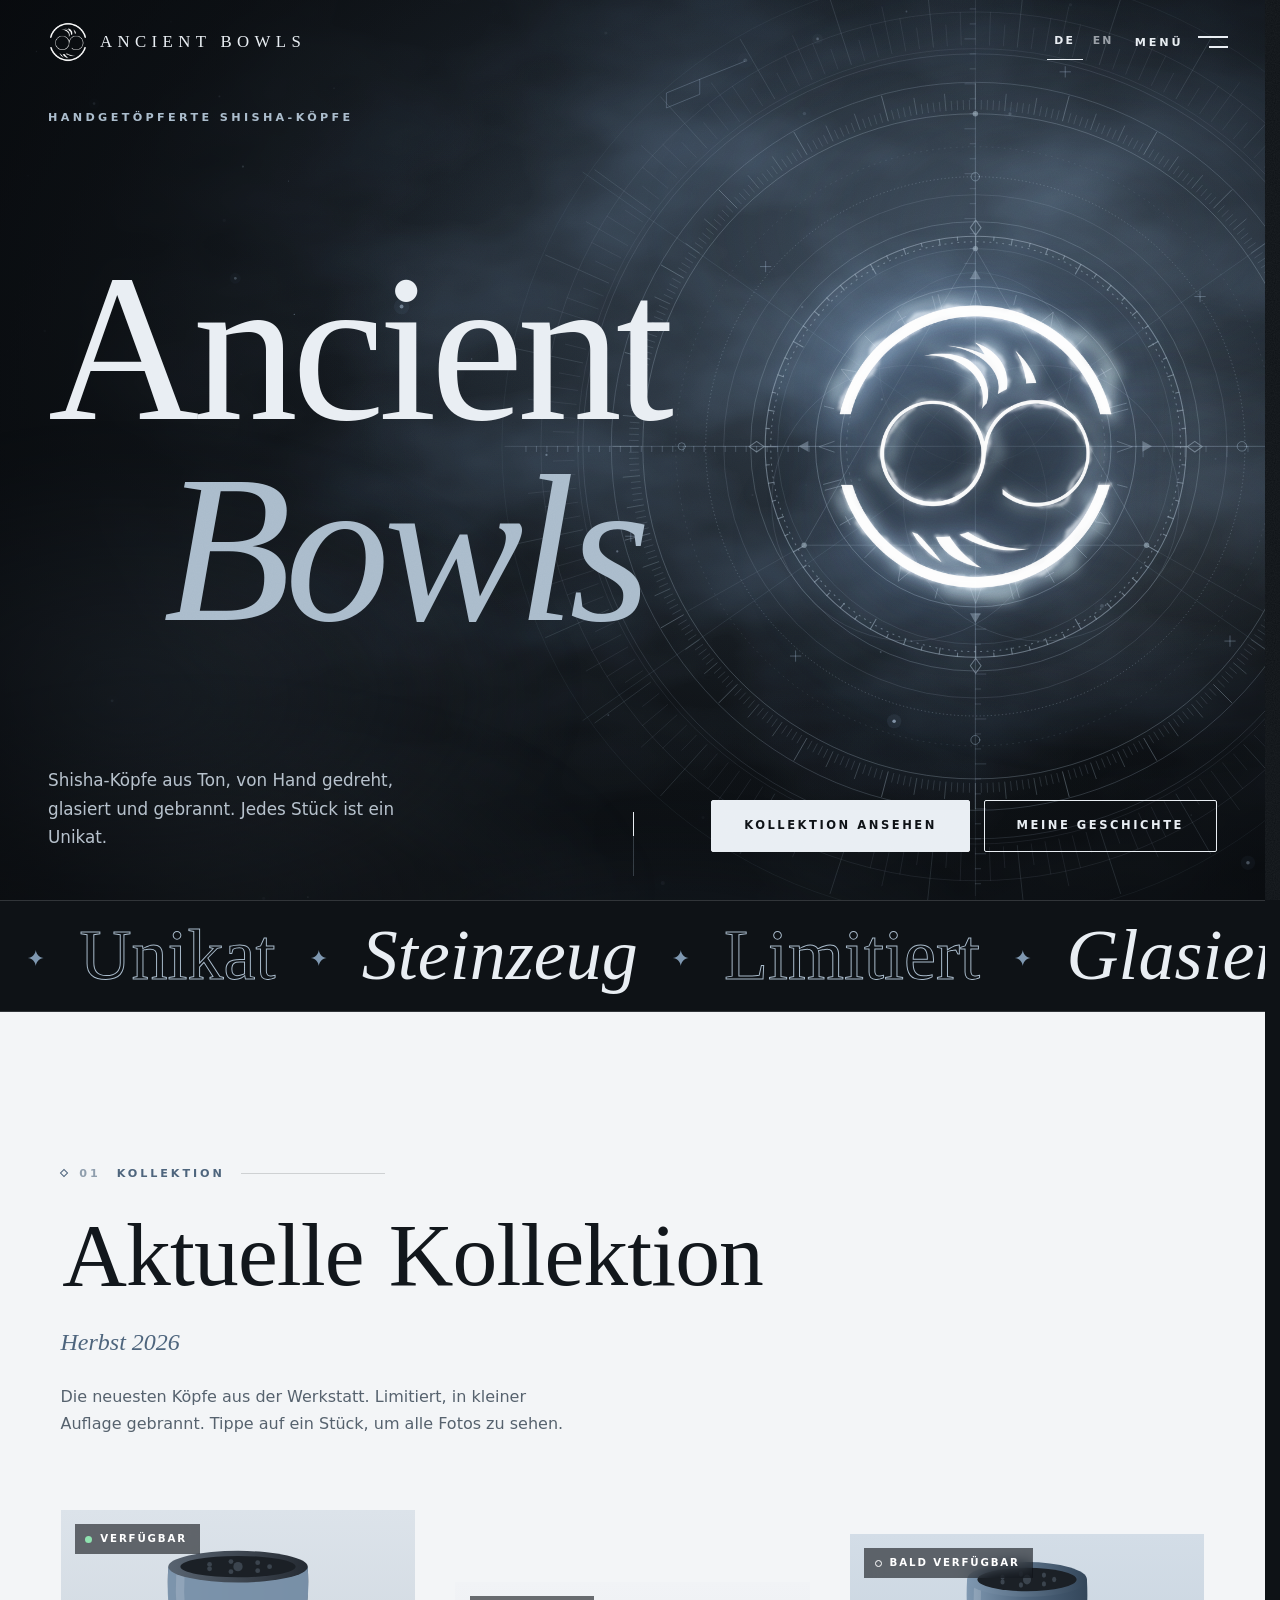
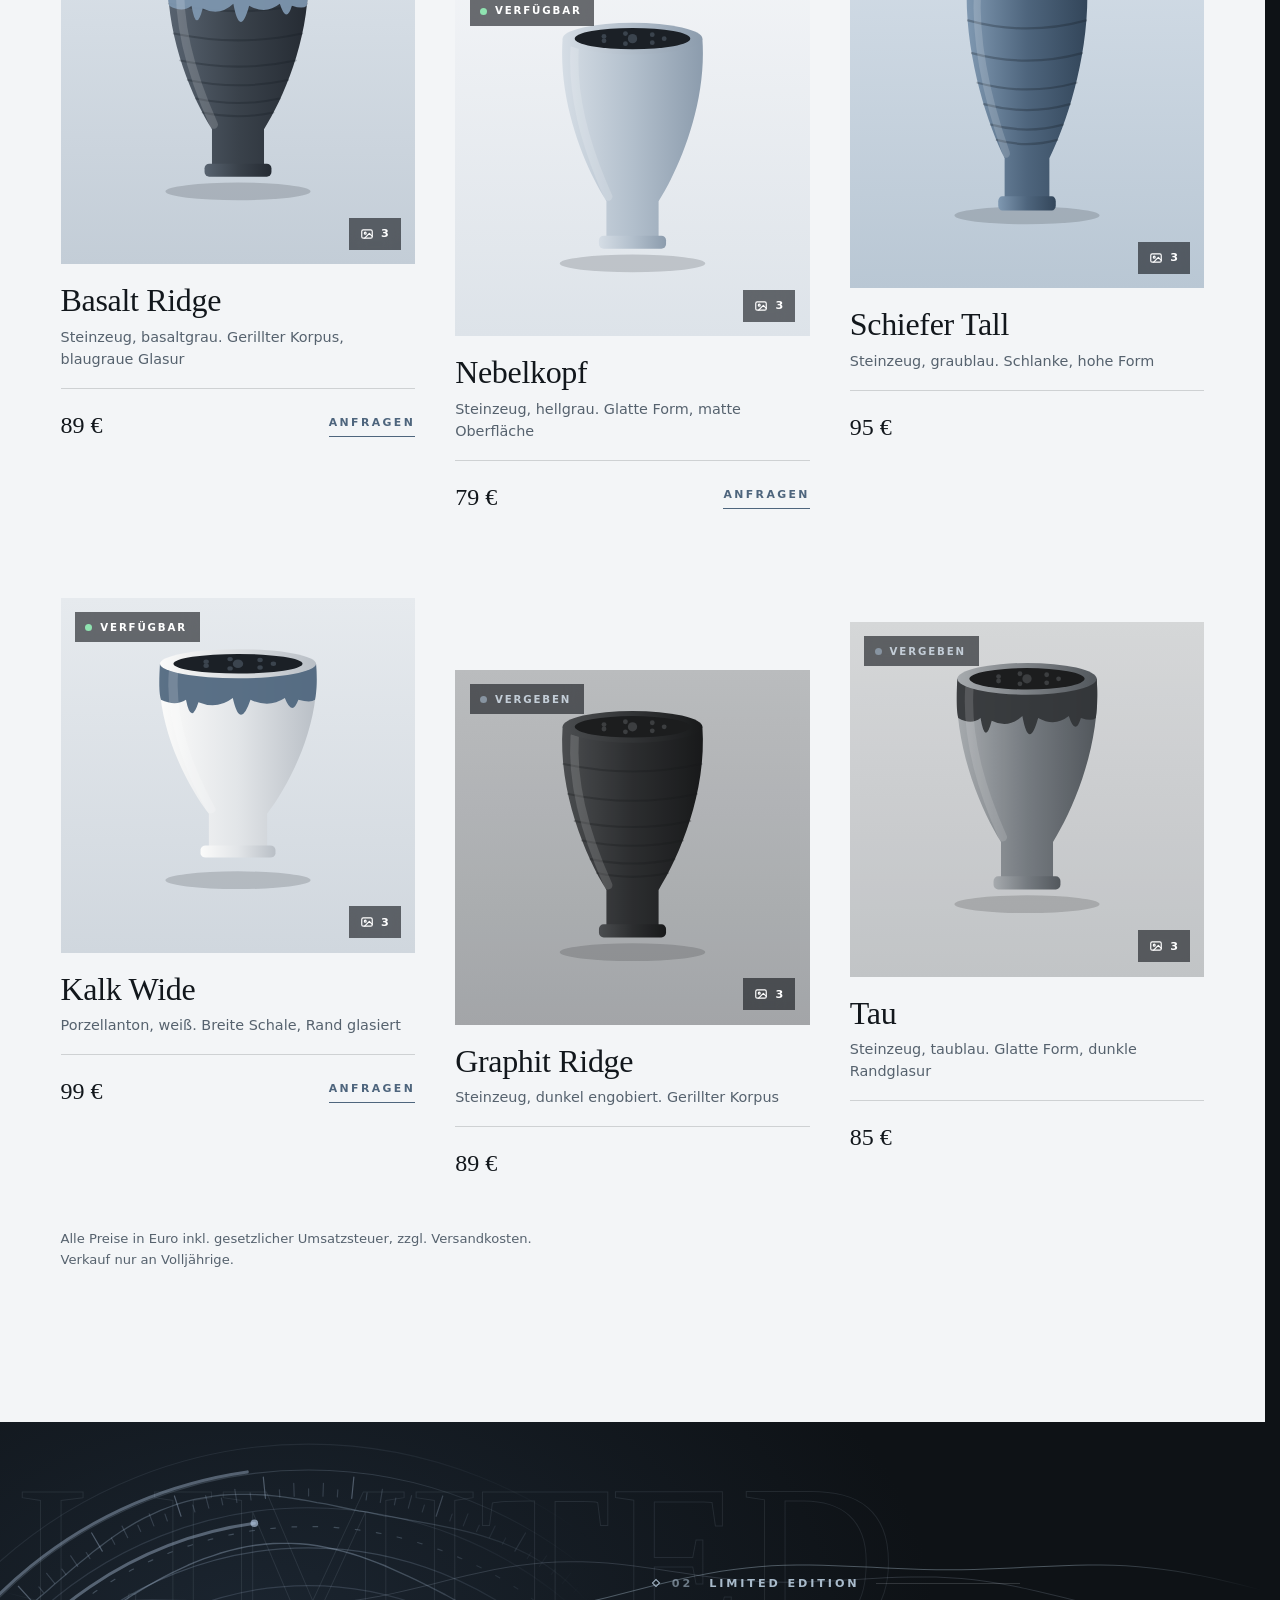
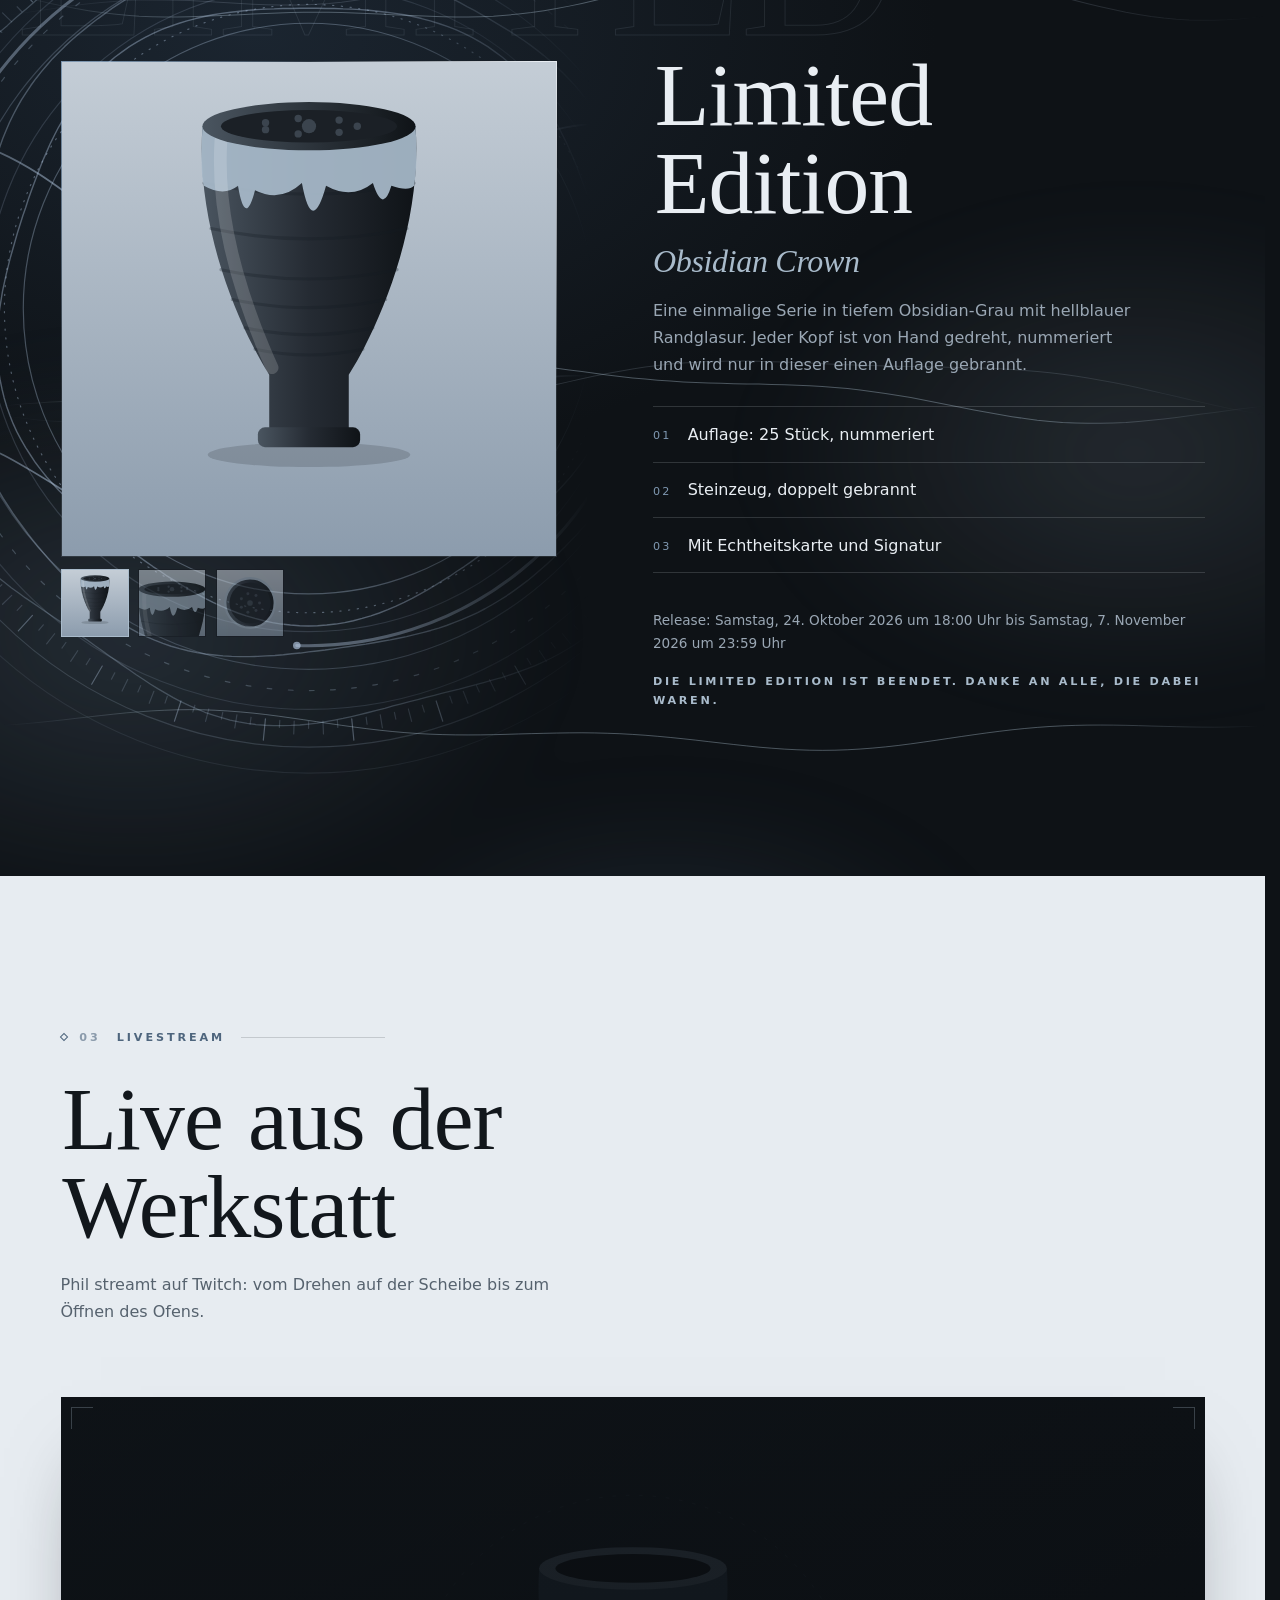
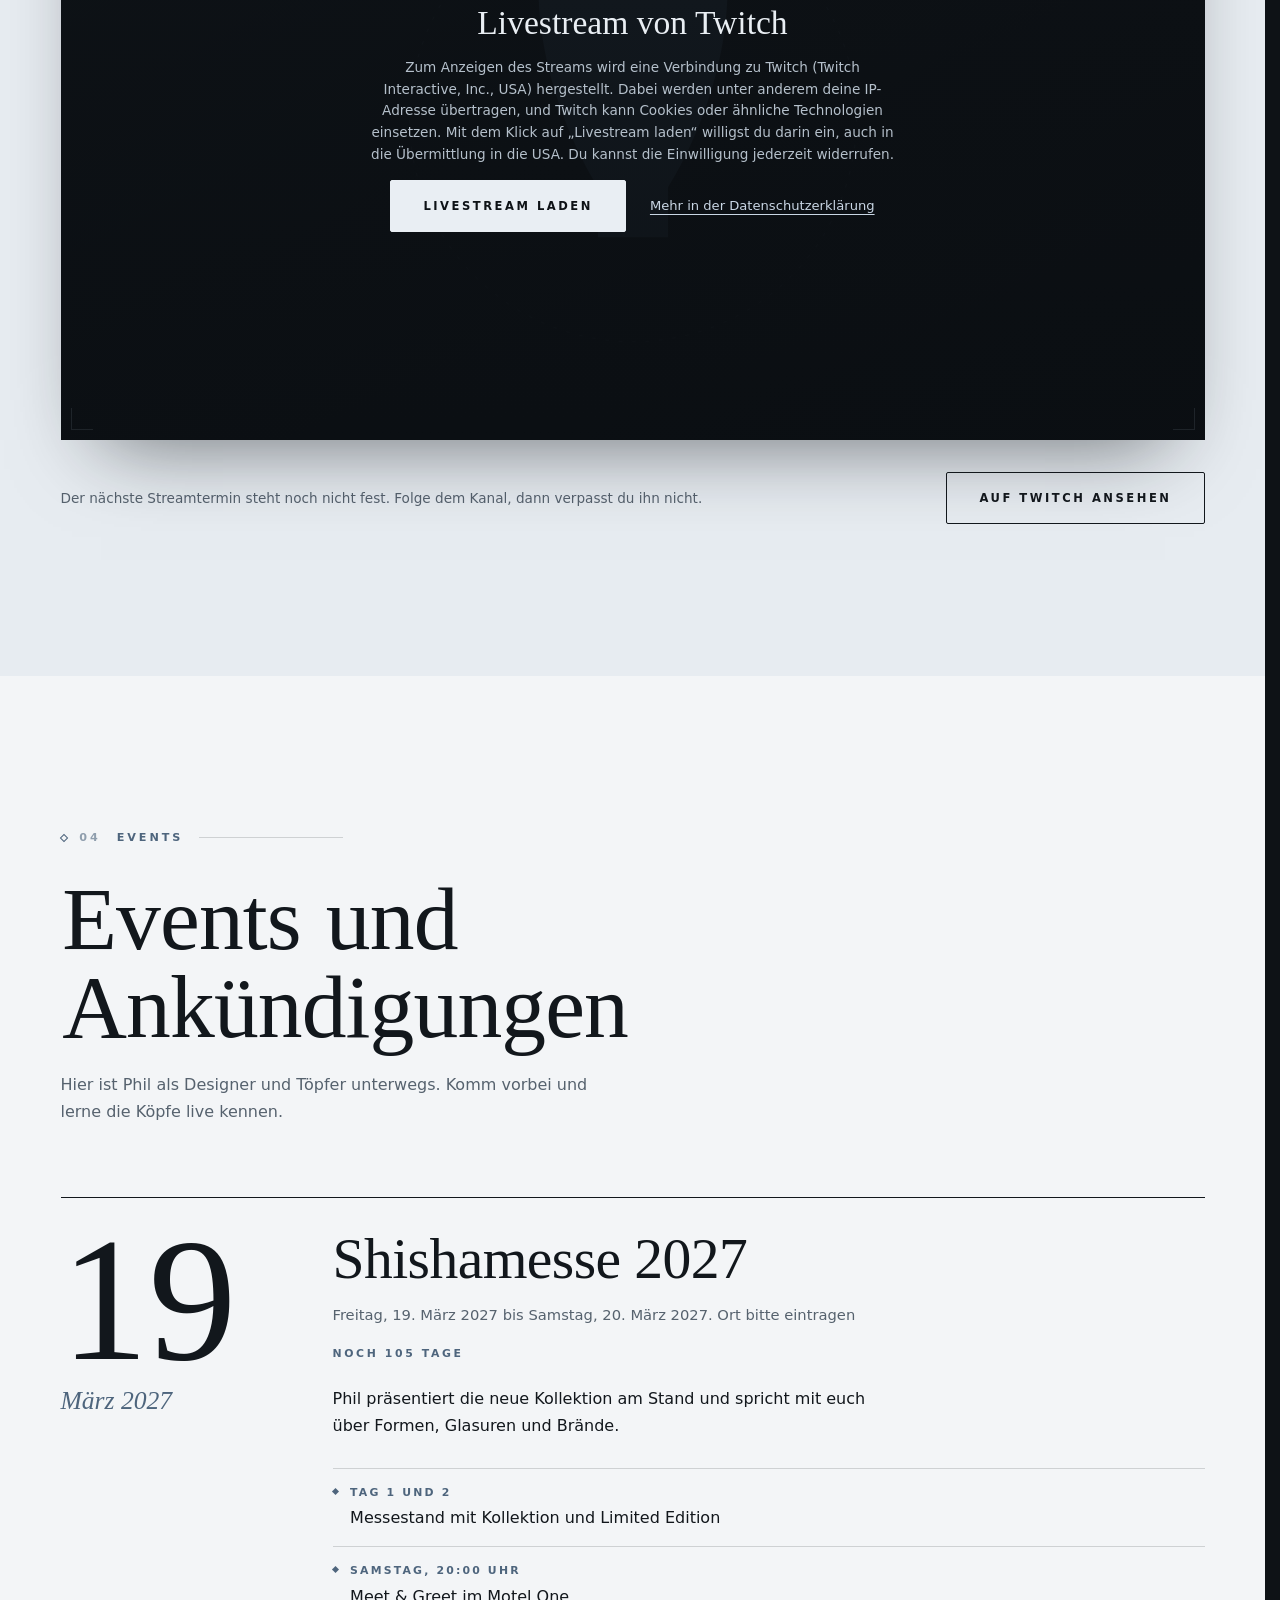
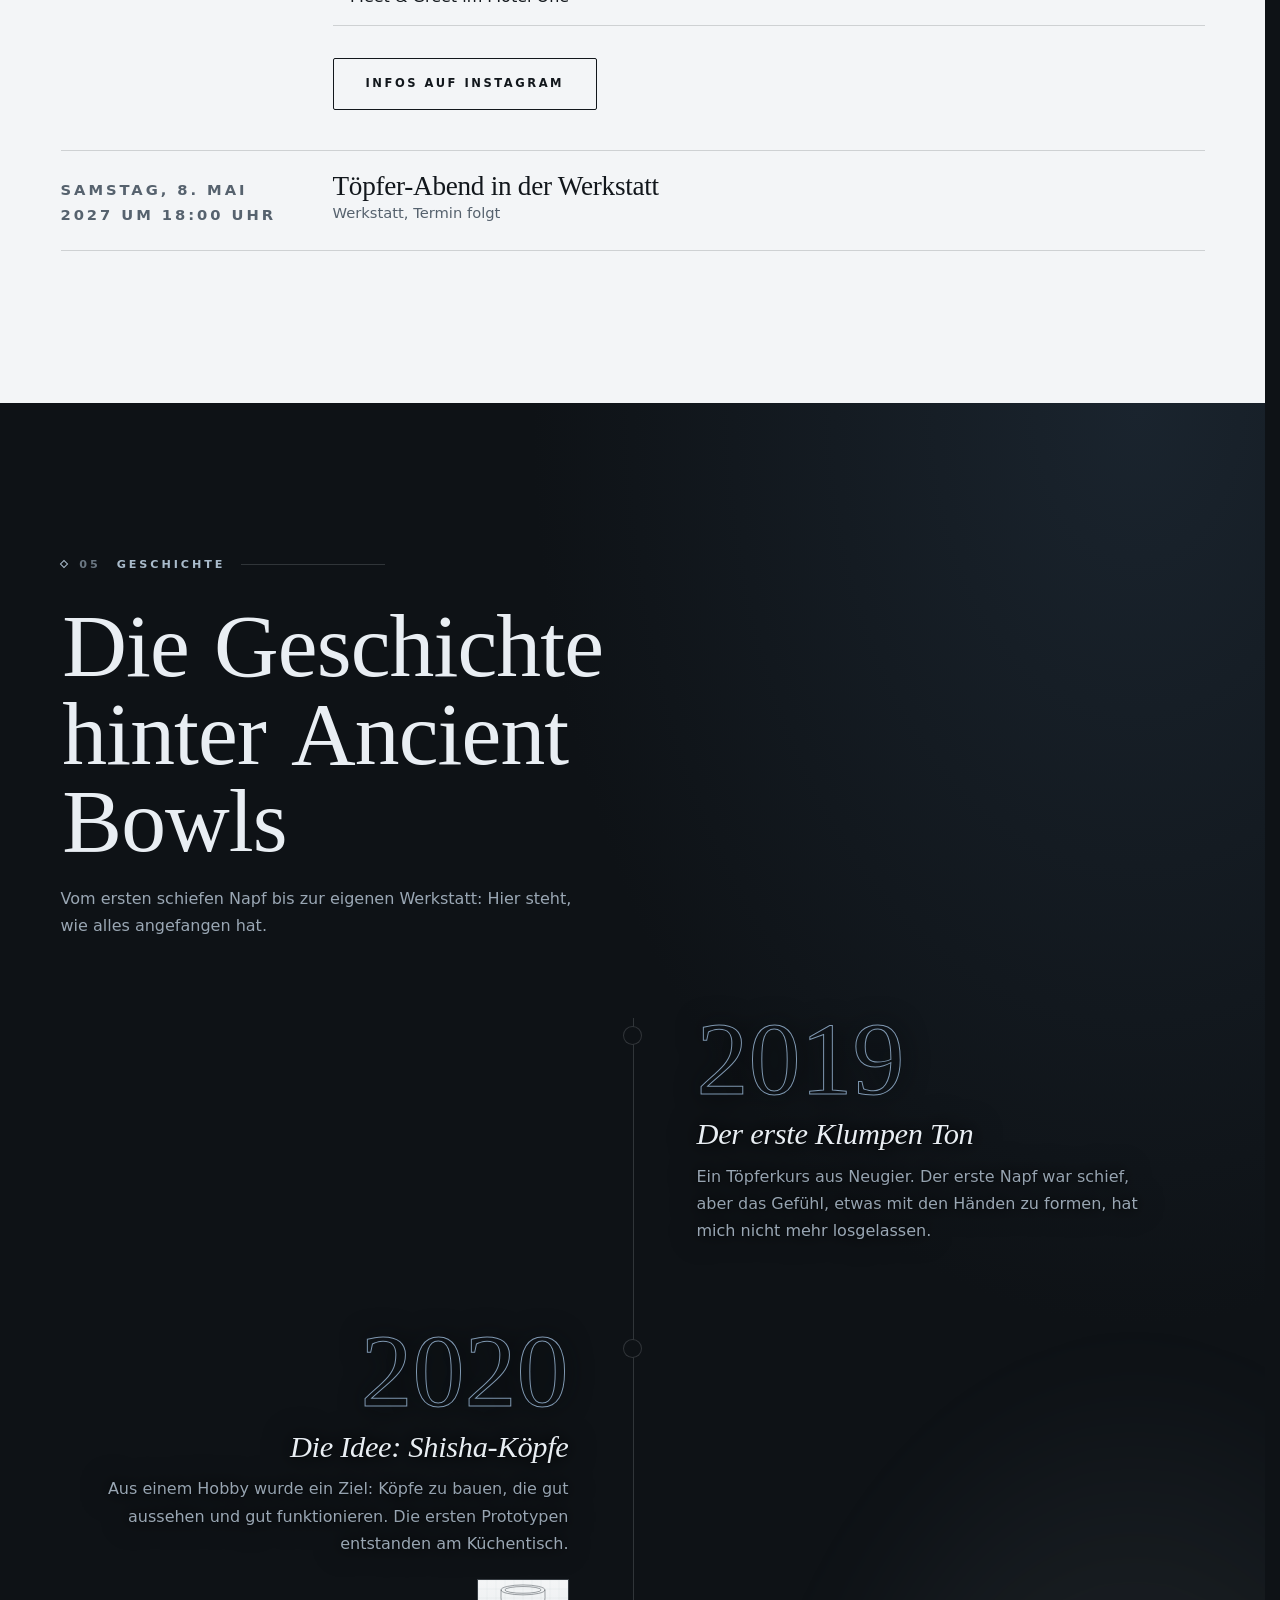
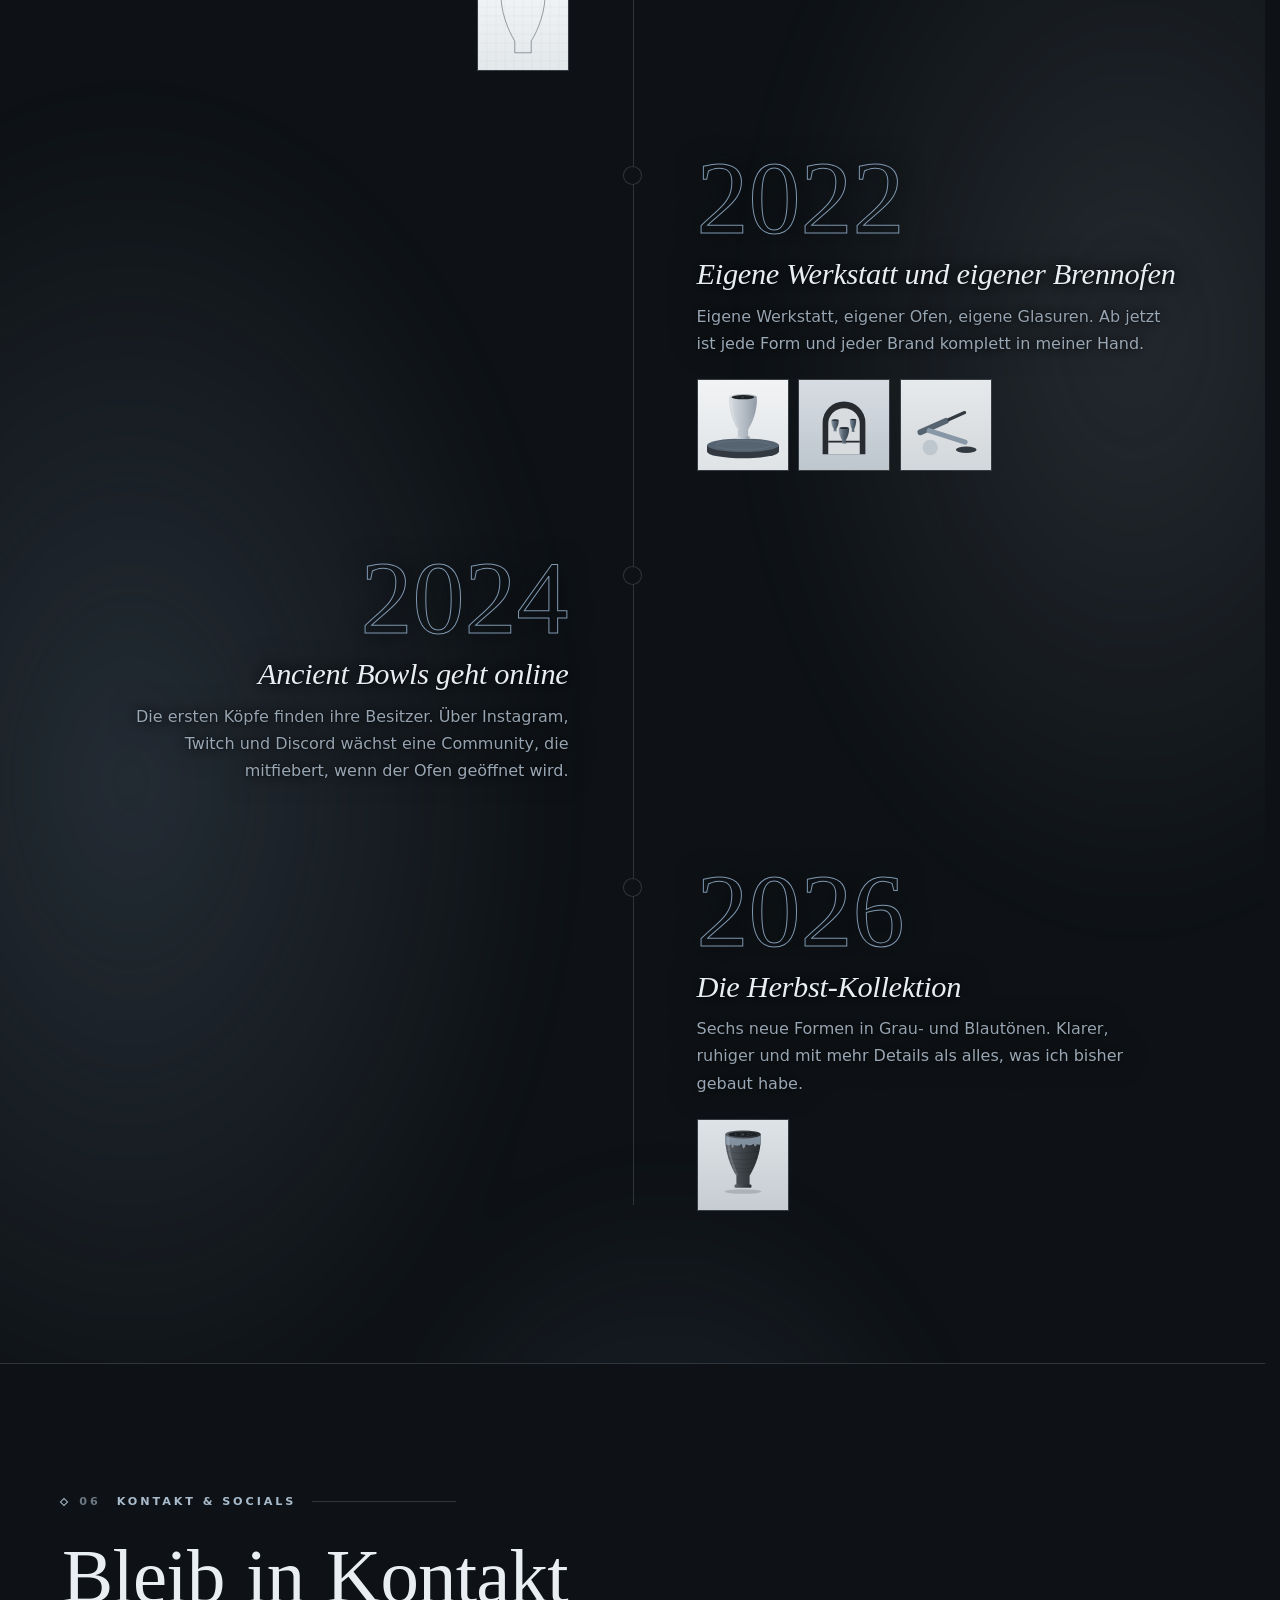
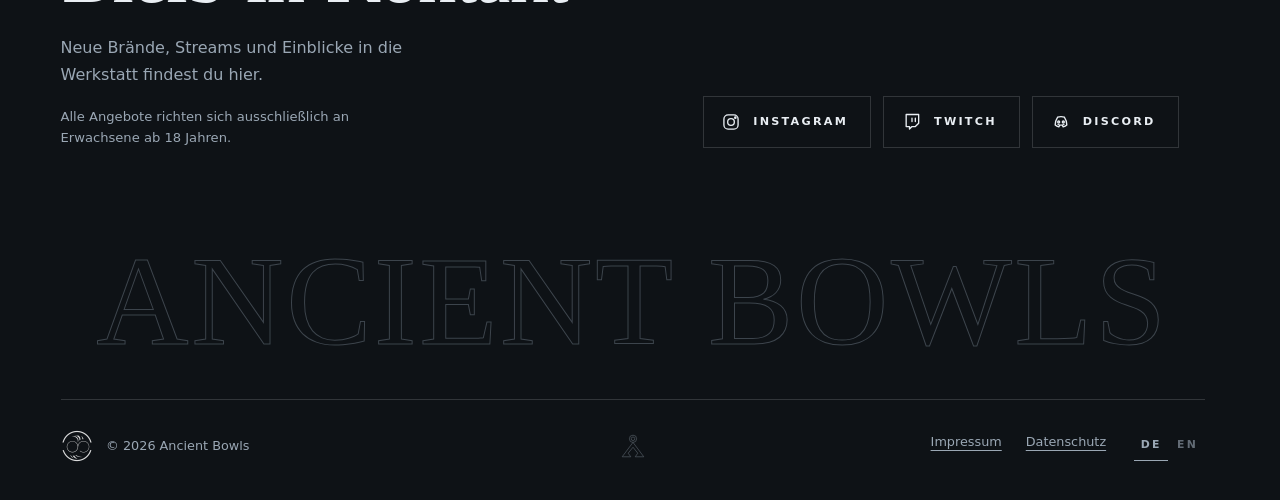
<file: index.html>
<!DOCTYPE html>
<html lang="de" class="no-js">
<head>
  <meta charset="utf-8">
  <meta name="viewport" content="width=device-width, initial-scale=1, viewport-fit=cover">
  <title>Ancient Bowls | Handgetöpferte Shisha-Köpfe</title>
  <meta name="description" content="Ancient Bowls: handgetöpferte Shisha-Köpfe aus Ton. Aktuelle Kollektion, Limited Edition, Livestream, Events und Geschichte.">
  <meta name="theme-color" content="#0E1216">
  <link rel="icon" href="favicon.ico" sizes="any">
  <link rel="icon" href="images/favicon-32.png" type="image/png" sizes="32x32">
  <link rel="apple-touch-icon" href="images/apple-touch-icon.png">
  <meta name="referrer" content="strict-origin-when-cross-origin">
  <script src="js/boot.js"></script>
  <!-- Eigene Schriften (optional, lokal gehostet): Datei css/fonts-lokal.css einbinden, siehe fonts/LIESMICH.txt
  <link rel="stylesheet" href="css/fonts-lokal.css"> -->
  <link rel="stylesheet" href="css/style.css">
  <link rel="stylesheet" href="css/egg-stargate.css">
</head>
<body>
  <a class="skip-link" href="#main" data-i18n="skip">Zum Inhalt springen</a>
  <noscript>
    <div class="noscript-box">
      <p><strong>Ancient Bowls</strong>: Diese Website benötigt JavaScript, um ihre Inhalte darzustellen. / This website requires JavaScript to display its content.</p>
      <p><a href="impressum.html">Impressum</a> &middot; <a href="datenschutz.html">Datenschutz</a> &middot; <a href="legal-notice.html">Legal Notice</a> &middot; <a href="privacy-policy.html">Privacy Policy</a></p>
    </div>
  </noscript>
  <div class="grain" aria-hidden="true"></div>
  <div class="progress" id="progress" aria-hidden="true"></div>

  <!-- Intro -->
  <div class="intro" id="intro" aria-hidden="true">
    <div class="intro-inner">
      <div class="intro-logo"><div class="arcane intro-ring" data-arcane="outer"></div><img class="intro-mark" src="images/logo.png" alt="" width="72" height="72"></div>
      <span class="intro-name">Ancient Bowls</span>
      <i class="intro-bar"></i>
    </div>
  </div>

  <!-- Kopfzeile -->
  <header class="site-header on-dark" id="header">
    <a class="brand" href="#top" aria-label="Ancient Bowls, zurück zum Anfang" data-i18n-aria="homeAria">
      <img class="brand-mark" src="images/logo.png" alt="" width="40" height="40">
      <span class="brand-name">Ancient Bowls</span>
    </a>
    <div class="header-right">
    <div class="lang-switch lang-header" id="lang-header"></div>
    <button class="burger" id="burger" type="button" aria-expanded="false" aria-controls="menu" aria-label="Menü öffnen">
      <span class="burger-label" id="burger-label" aria-hidden="true" data-i18n="menuLabel">Menü</span>
      <span class="burger-lines" aria-hidden="true"><span></span><span></span></span>
    </button>
    </div>
  </header>

  <!-- Vollbild-Menü -->
  <nav class="menu" id="menu" aria-label="Hauptmenü" data-i18n-aria="mainMenu" inert>
    <div class="menu-inner">
      <ul class="menu-list" id="menu-list"></ul>
      <div class="menu-foot">
        <p class="menu-claim" data-i18n="menuClaim">Handgetöpferte Shisha-Köpfe</p>
        <div class="menu-social" id="menu-social"></div>
        <div class="lang-switch" id="lang-menu"></div>
      </div>
    </div>
  </nav>

  <!-- Effekt-Filter für das Logo (Rauch/Energie), nicht sichtbar -->
  <svg class="fx-defs" width="0" height="0" aria-hidden="true" focusable="false" style="position:absolute">
    <defs>
      <filter id="fx-wisp-a" x="-35%" y="-35%" width="170%" height="170%" color-interpolation-filters="sRGB">
        <feTurbulence type="fractalNoise" baseFrequency="0.021 0.032" numOctaves="4" seed="7" result="n">
          <animate attributeName="baseFrequency" dur="52s" values="0.021 0.032;0.028 0.02;0.021 0.032" repeatCount="indefinite"/>
        </feTurbulence>
        <feDisplacementMap in="SourceGraphic" in2="n" scale="19" xChannelSelector="R" yChannelSelector="G" result="d"/>
        <feGaussianBlur in="d" stdDeviation="1.8" result="b"/>
        <feColorMatrix in="b" type="matrix" values="0.92 0 0 0 .08  0 .95 0 0 .1  0 0 1 0 .13  0 0 0 1.05 0"/>
      </filter>
      <filter id="fx-wisp-b" x="-45%" y="-45%" width="190%" height="190%" color-interpolation-filters="sRGB">
        <feTurbulence type="fractalNoise" baseFrequency="0.009 0.017" numOctaves="4" seed="23" result="n">
          <animate attributeName="baseFrequency" dur="68s" values="0.009 0.017;0.013 0.01;0.009 0.017" repeatCount="indefinite"/>
        </feTurbulence>
        <feDisplacementMap in="SourceGraphic" in2="n" scale="68" xChannelSelector="G" yChannelSelector="B" result="d"/>
        <feGaussianBlur in="d" stdDeviation="6" result="b"/>
        <feColorMatrix in="b" type="matrix" values="0.8 0 0 0 .1  0 .88 0 0 .12  0 0 1 0 .16  0 0 0 1.0 0"/>
      </filter>
    </defs>
  </svg>

  <main id="main">
    <!-- Start -->
    <section class="hero" id="top" data-tone="dark" aria-labelledby="hero-title">
      <svg class="hero-fog" aria-hidden="true" preserveAspectRatio="none">
        <filter id="fx-fog" x="0" y="0" width="100%" height="100%" color-interpolation-filters="sRGB">
          <feTurbulence type="fractalNoise" baseFrequency="0.0046 0.0085" numOctaves="4" seed="4"/>
          <feColorMatrix type="matrix" values="0 0 0 0 .5  0 0 0 0 .66  0 0 0 0 .86  1.9 0 0 0 -.62"/>
        </filter>
        <rect width="100%" height="100%" filter="url(#fx-fog)"/>
      </svg>
      <div class="hero-vignette" aria-hidden="true"></div>
      <div class="hero-inner">
        <p class="hero-eyebrow" data-hero data-text="hero.eyebrow"></p>

        <div class="hero-stage">
          <h1 class="hero-title" id="hero-title"></h1>
          <div class="hero-visual" aria-hidden="true">
            <div class="hv-enter">
              <div class="hero-aura"></div>
              <div class="sigil sigil-t" data-sigil="tech"></div>
              <div class="sigil sigil-s" data-sigil="static"></div>
              <div class="sigil sigil-a" data-sigil="ticksA"></div>
              <div class="sigil sigil-b" data-sigil="ticksB"></div>
              <div class="arcane arcane-a" data-arcane="outer"></div>
              <div class="arcane arcane-b" data-arcane="inner"></div>
              <div class="hero-bowl-wrap">
                <span class="hero-disc"></span>
                <img class="logo-fx logo-fx-b" src="images/logo.png" alt="" width="512" height="512" aria-hidden="true">
                <img class="logo-fx logo-fx-a" src="images/logo.png" alt="" width="512" height="512" aria-hidden="true">
                <img class="hero-logo" src="images/logo.png" alt="" width="512" height="512">
              </div>
            </div>
          </div>
        </div>

        <div class="hero-foot" data-hero>
          <p class="hero-text" data-text="hero.text"></p>
          <div class="hero-actions">
            <a class="btn btn-solid" href="#kollektion"><span data-text="hero.primaryButton"></span></a>
            <a class="btn" href="#geschichte"><span data-text="hero.secondaryButton"></span></a>
          </div>
        </div>
        <a class="scroll-hint" href="#kollektion" aria-label="Nach unten scrollen" data-i18n-aria="scrollDown"><i></i></a>
      </div>
    </section>

    <!-- Laufband -->
    <div class="marquee tone-dark" aria-hidden="true" data-tone="dark"><div class="marquee-track" id="marquee-track"></div></div>

    <!-- Kollektion -->
    <section class="section" id="kollektion" data-tone="light" aria-labelledby="kollektion-title">
      <div class="container">
        <div class="section-head">
          <p class="eyebrow" data-nav="kollektion"></p>
          <h2 class="split" id="kollektion-title" data-text="collection.title"></h2>
          <p class="season" data-reveal data-text="collection.season"></p>
          <p class="section-intro" data-reveal data-text="collection.intro"></p>
        </div>
        <div class="pieces" id="pieces"></div>
        <p class="price-note" data-text="collection.priceNote"></p>
      </div>
    </section>

    <!-- Limited Edition -->
    <section class="section section-limited tone-dark" id="limited" data-tone="dark" aria-labelledby="limited-title">
      <div class="limited-word" aria-hidden="true">Limited</div>
      <div class="container limited-grid">
        <div class="limited-gallery" id="limited-gallery" data-reveal="img"></div>
        <div class="limited-copy">
          <p class="eyebrow" data-nav="limited"></p>
          <p class="pill" id="limited-pill" data-reveal></p>
          <h2 class="split sheen" id="limited-title" data-text="limited.title"></h2>
          <h3 class="limited-name" data-reveal data-text="limited.name"></h3>
          <p class="limited-text" data-reveal data-text="limited.text"></p>
          <ul class="limited-facts" id="limited-facts"></ul>
          <div class="release" data-reveal>
            <p class="release-when" id="limited-when"></p>
            <p class="release-label" id="limited-label"></p>
            <div id="limited-countdown"></div>
          </div>
          <div class="limited-cta" data-reveal><a class="btn btn-solid" id="limited-btn" href="#" target="_blank" rel="noopener noreferrer"></a></div>
        </div>
      </div>
    </section>

    <!-- Livestream -->
    <section class="section bg-mist" id="livestream" data-tone="light" aria-labelledby="livestream-title">
      <div class="container">
        <div class="section-head">
          <p class="eyebrow" data-nav="livestream"></p>
          <h2 class="split" id="livestream-title" data-text="livestream.title"></h2>
          <p class="section-intro" data-reveal data-text="livestream.intro"></p>
        </div>
        <div class="stream-frame has-consent" id="stream-frame" data-reveal="img">
          <div id="stream-player"></div>
          <div class="stream-fallback" id="stream-fallback">
            <img id="stream-offline-img" alt="" width="1280" height="720">
          </div>
          <div class="stream-consent" id="stream-consent">
            <p class="consent-title" id="consent-title"></p>
            <p class="consent-text" id="consent-text"></p>
            <div class="consent-actions">
              <button class="btn btn-solid" id="consent-load" type="button"><span></span></button>
              <a class="consent-link" id="consent-privacy" href="datenschutz.html#twitch"></a>
            </div>
          </div>
          <i class="corner c1"></i><i class="corner c2"></i><i class="corner c3"></i><i class="corner c4"></i>
        </div>
        <p class="stream-revoke" id="stream-revoke" hidden><button class="link-btn" id="consent-revoke" type="button"></button></p>
        <div class="stream-info" data-reveal>
          <div class="stream-text">
            <p class="pill" id="stream-pill" hidden></p>
            <p class="stream-next" id="stream-next"></p>
            <p class="stream-title" id="stream-title"></p>
          </div>
          <div id="stream-countdown"></div>
          <a class="btn" id="stream-link" href="#" target="_blank" rel="noopener noreferrer"><span data-i18n="twitchWatch">Auf Twitch ansehen</span></a>
        </div>
      </div>
    </section>

    <!-- Events -->
    <section class="section" id="events" data-tone="light" aria-labelledby="events-title">
      <div class="container">
        <div class="section-head">
          <p class="eyebrow" data-nav="events"></p>
          <h2 class="split" id="events-title" data-text="events.title"></h2>
          <p class="section-intro" data-reveal data-text="events.intro"></p>
        </div>
        <div class="events" id="events-list"></div>
      </div>
    </section>

    <!-- Geschichte -->
    <section class="section section-story tone-dark" id="geschichte" data-tone="dark" aria-labelledby="geschichte-title">
      <div class="container">
        <div class="section-head">
          <p class="eyebrow" data-nav="geschichte"></p>
          <h2 class="split" id="geschichte-title" data-text="story.title"></h2>
          <p class="section-intro" data-reveal data-text="story.intro"></p>
        </div>
        <ol class="timeline" id="timeline"></ol>
      </div>
    </section>
  </main>

  <!-- Footer -->
  <footer class="site-footer tone-dark" id="kontakt" data-tone="dark">
    <div class="container">
      <p class="eyebrow" data-nav="kontakt"></p>
      <div class="footer-grid">
        <div class="footer-about">
          <h2 class="split" data-text="footer.title"></h2>
          <p data-reveal data-text="footer.text"></p>
          <p class="footer-note" data-text="footer.note"></p>
        </div>
        <ul class="social-list" id="footer-social" aria-label="Social Media"></ul>
      </div>
      <div class="footer-word" aria-hidden="true">Ancient Bowls</div>
      <div class="footer-bottom">
        <p class="footer-copy"><img class="footer-logo" src="images/logo.png" alt="" width="32" height="32" loading="lazy"><span>&copy; <span id="year"></span> Ancient Bowls</span></p>
        <span class="footer-glyph" id="footer-glyph" aria-hidden="true"><svg viewBox="0 0 1024 1024" fill="none" stroke="currentColor" stroke-width="29" stroke-linejoin="miter" stroke-miterlimit="10"><circle cx="512" cy="204" r="154"/><circle cx="512" cy="204" r="76"/><path d="M511.5 357.5L972.1 972H606L716 818L512 565L307 818L418 972H50.9Z"/></svg></span>
        <ul class="footer-links" aria-label="Rechtliches" data-i18n-aria="legalAria"><li><a href="impressum.html">Impressum</a></li><li><a href="datenschutz.html">Datenschutz</a></li><li class="lang-li"><div class="lang-switch" id="lang-footer"></div></li></ul>
      </div>
    </div>
  </footer>

  <!-- Zurück nach oben: erscheint beim Hochscrollen, Ring zeigt den Scrollfortschritt -->
  <button class="to-top" id="to-top" type="button" aria-label="Nach oben scrollen" data-i18n-aria="toTop" tabindex="-1">
    <svg class="to-top-ring" viewBox="0 0 56 56" aria-hidden="true"><circle cx="28" cy="28" r="26" fill="none" stroke="rgba(255,255,255,.16)" stroke-width="2"/><circle id="to-top-bar" cx="28" cy="28" r="26" fill="none" stroke="#A9BBCB" stroke-width="2" stroke-linecap="round" stroke-dasharray="163.4" stroke-dashoffset="163.4" transform="rotate(-90 28 28)"/></svg>
    <svg viewBox="0 0 24 24" width="20" height="20" aria-hidden="true" fill="none" stroke="currentColor" stroke-width="1.8" stroke-linecap="round" stroke-linejoin="round"><path d="M12 19V5M5 12l7-7 7 7"/></svg>
  </button>

  <script src="content/content.js"></script>
  <script src="content/content.en.js"></script>
  <script src="js/egg-stargate.js"></script>
  <script src="js/main.js"></script>
</body>
</html>
</file>
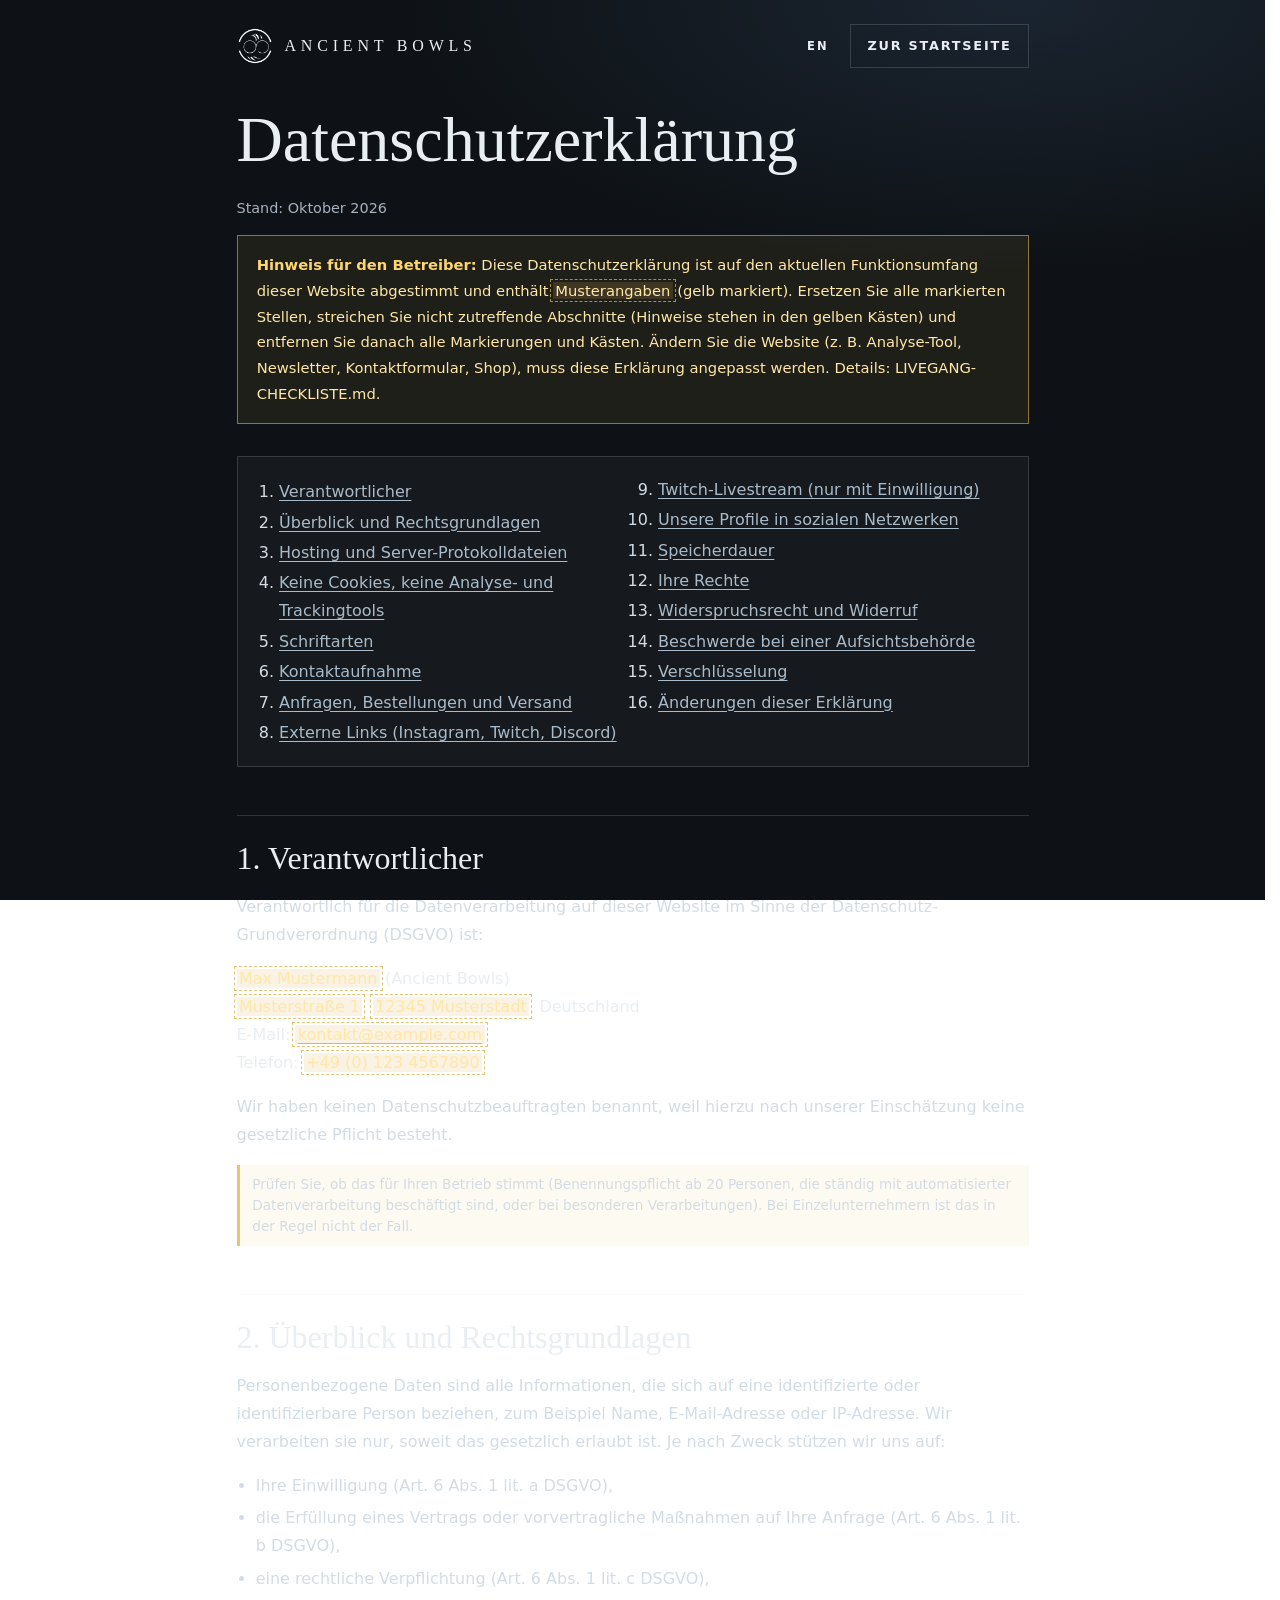
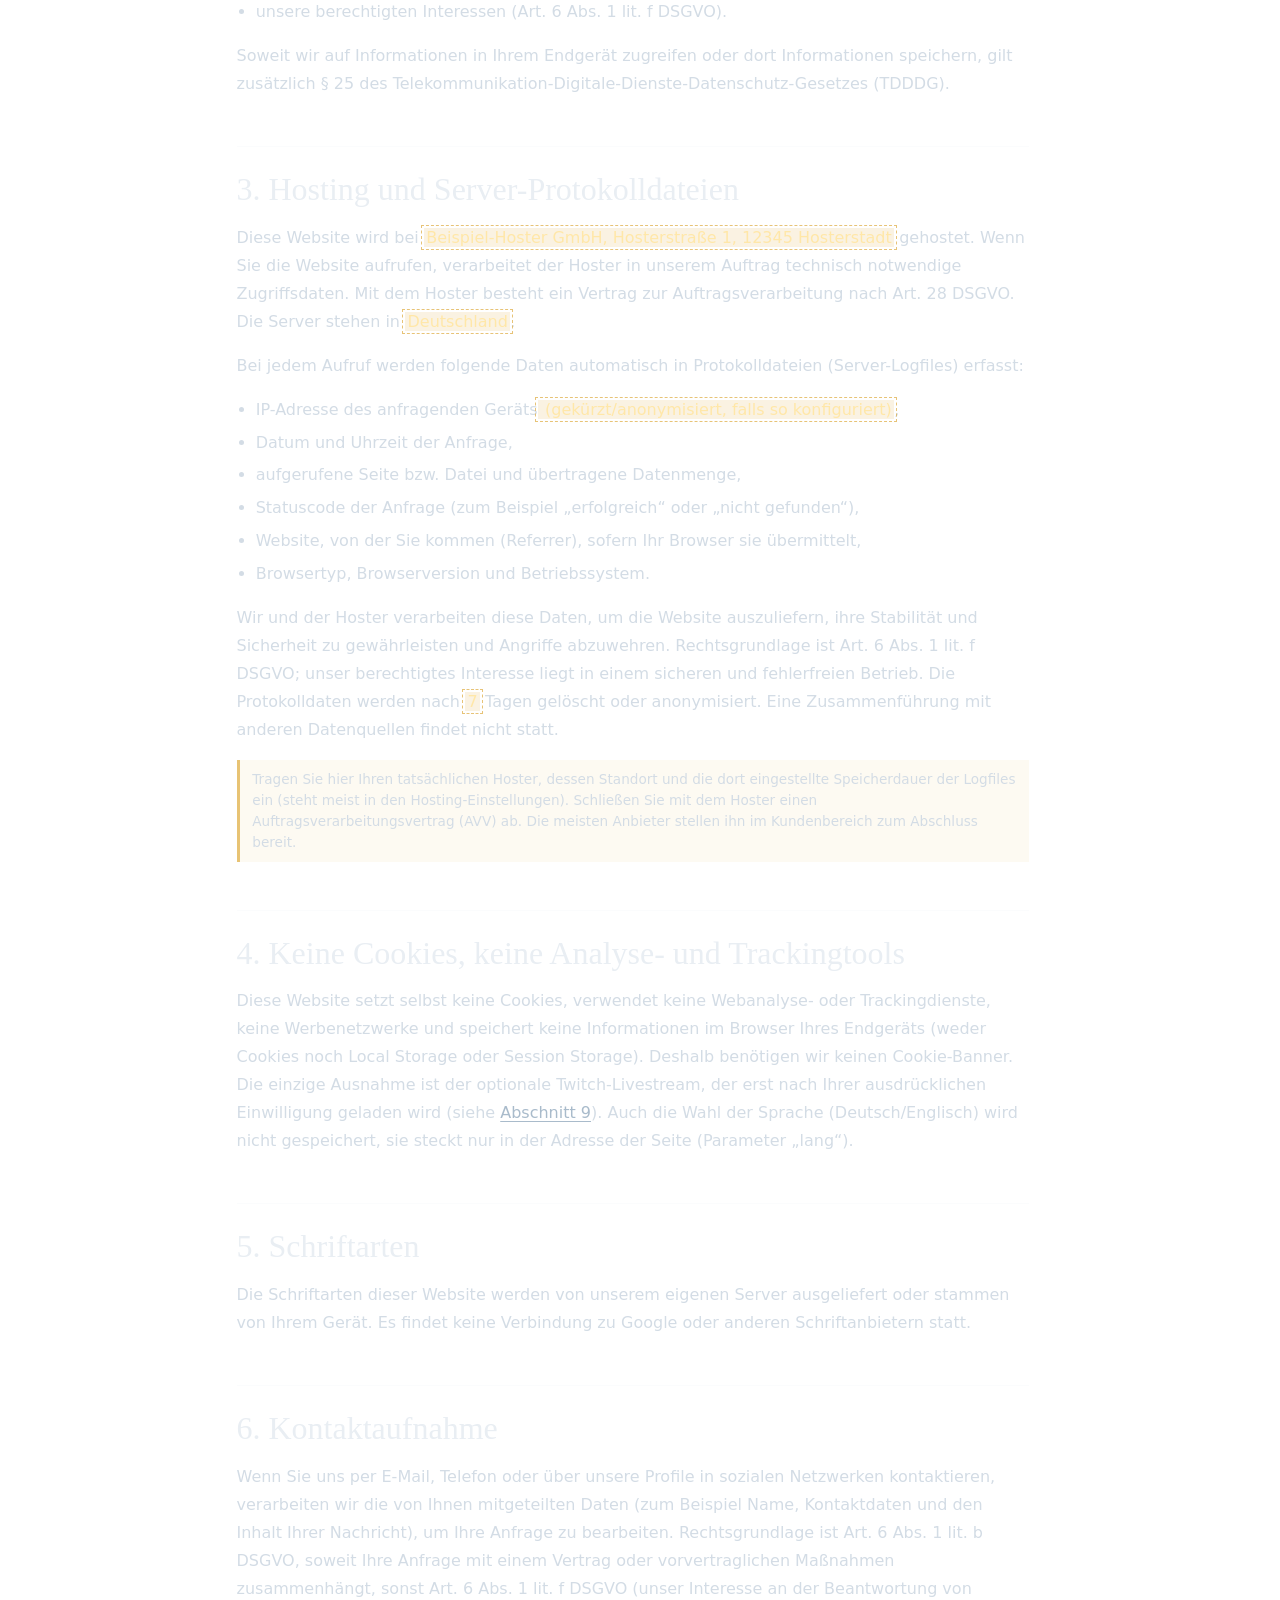
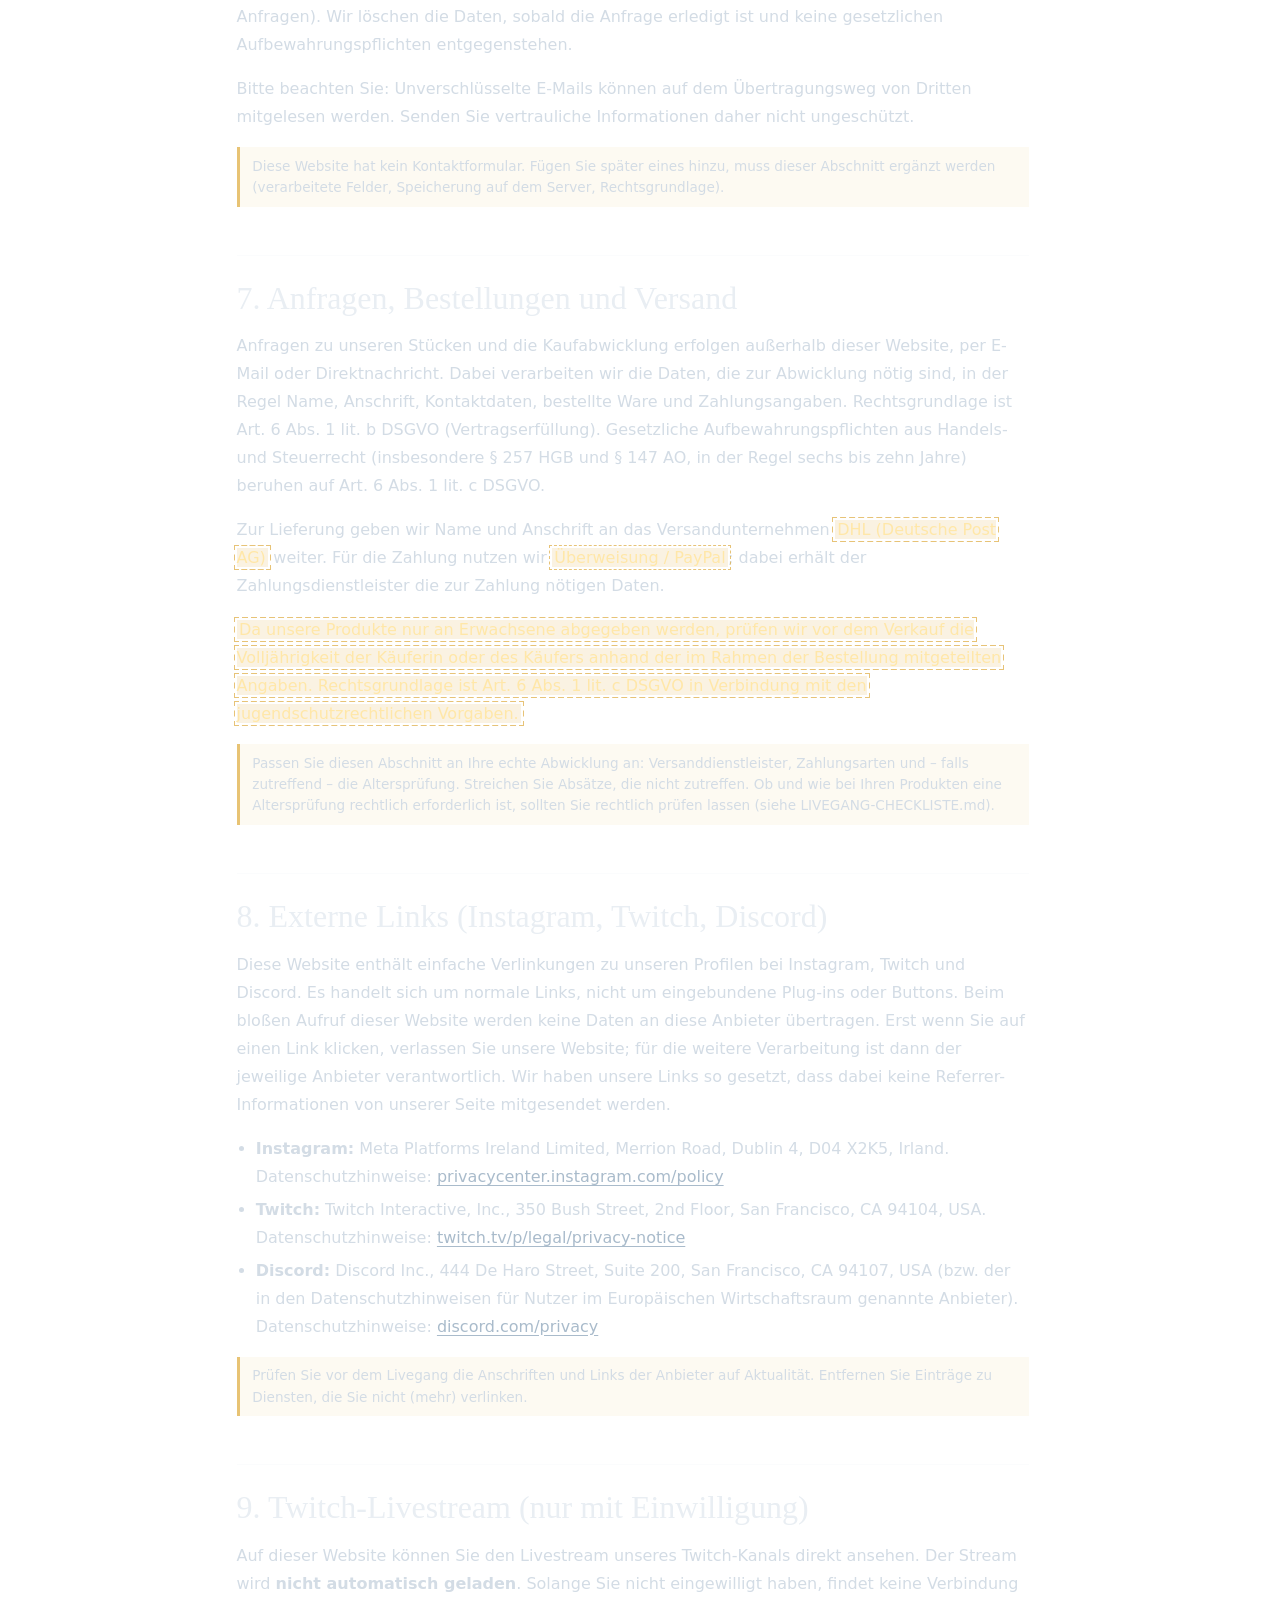
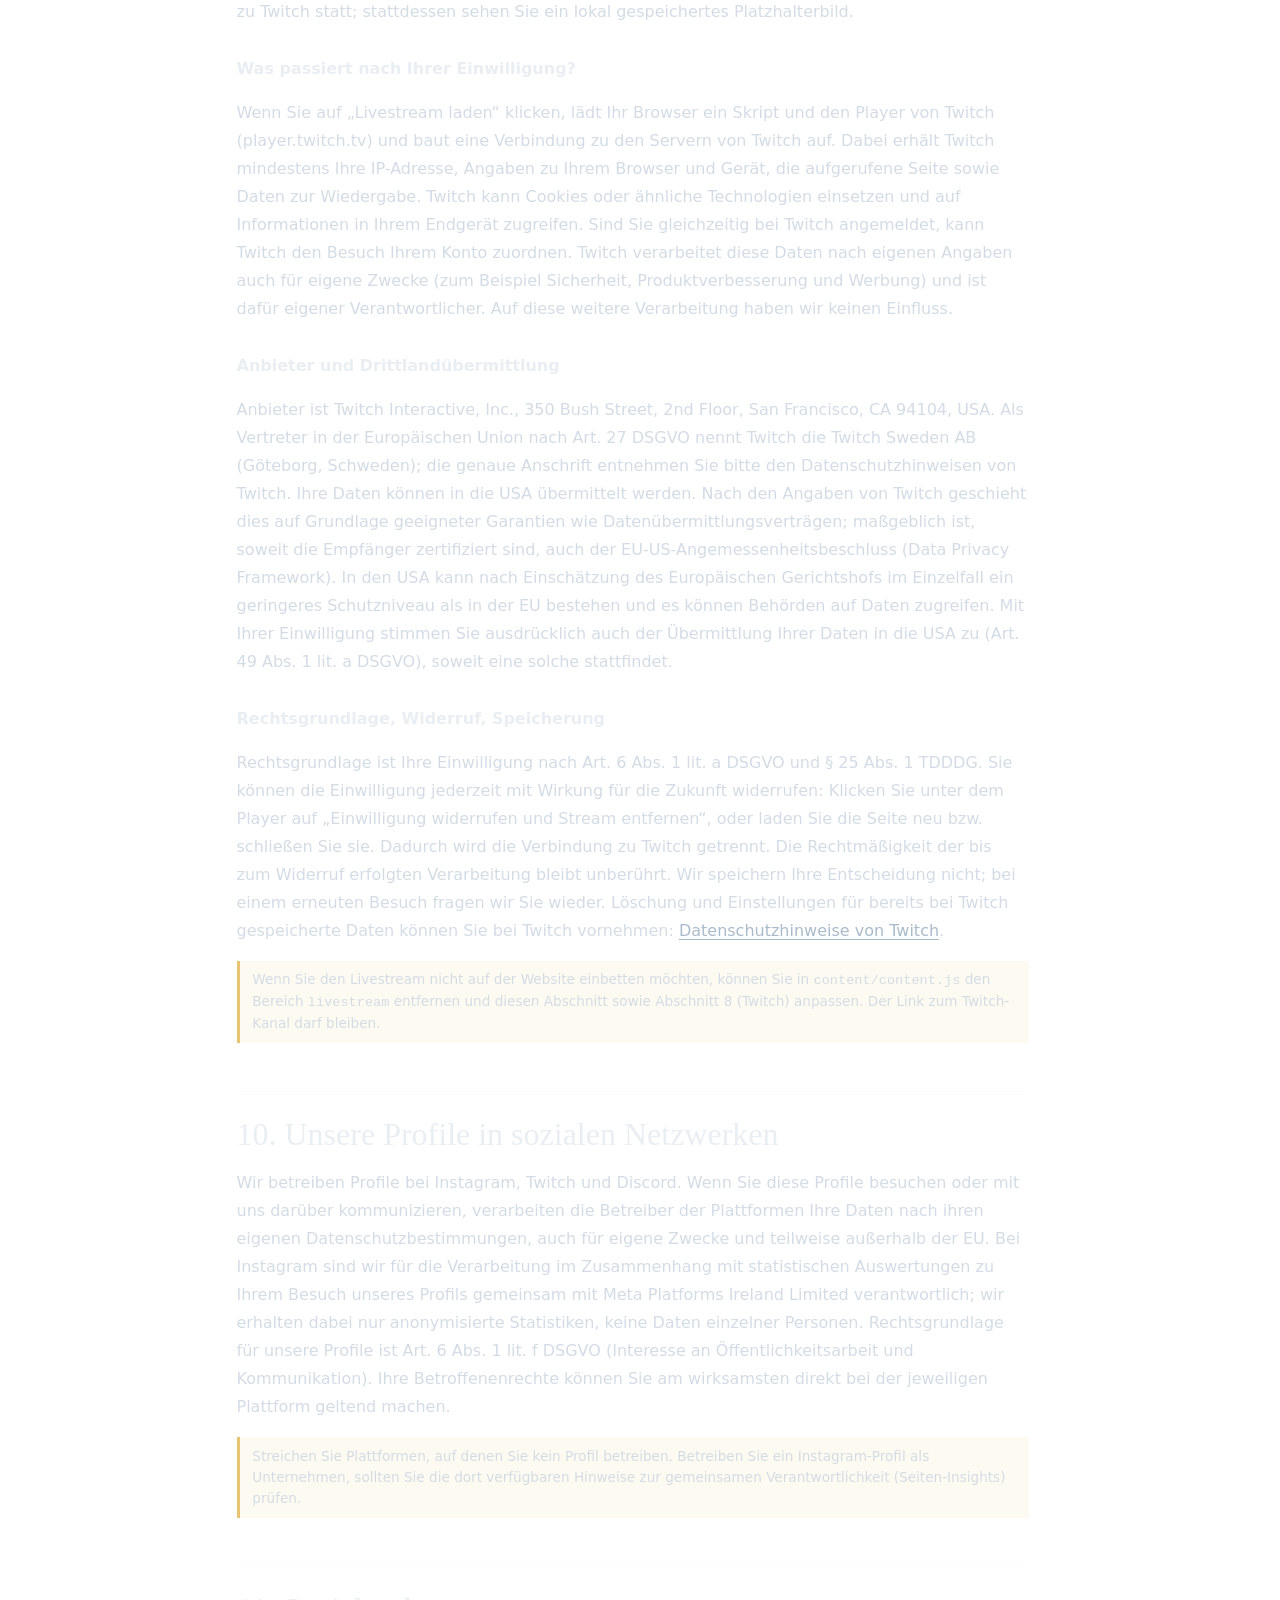
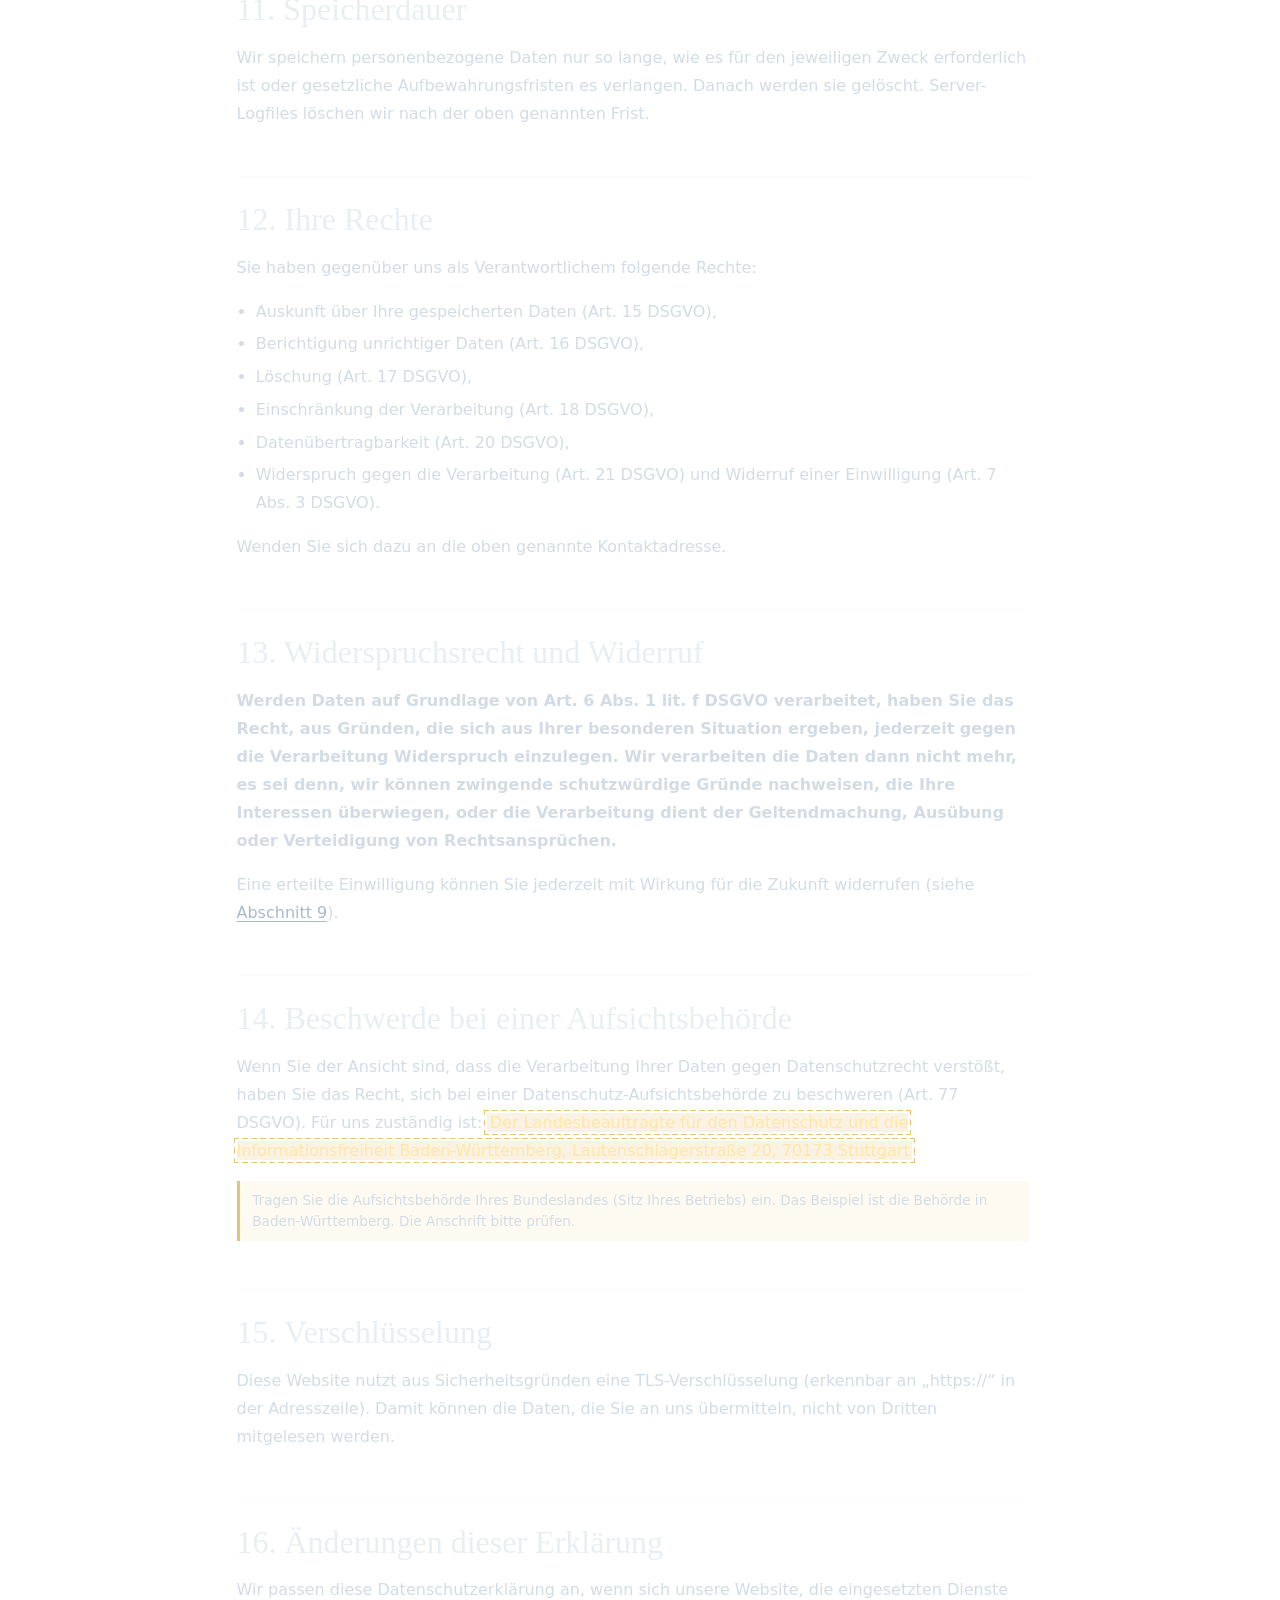
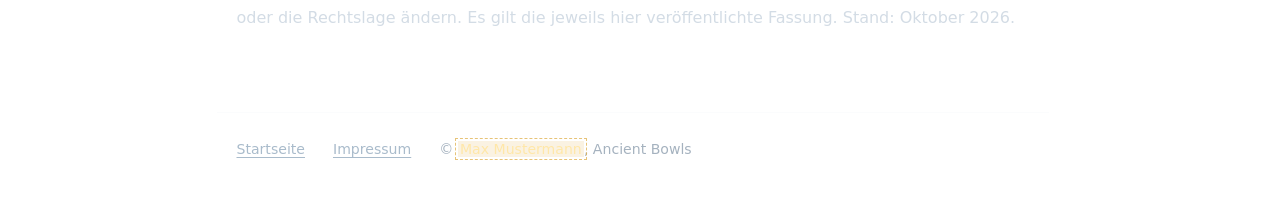
<file: datenschutz.html>
<!DOCTYPE html>
<html lang="de">
<head>
  <meta charset="utf-8">
  <meta name="viewport" content="width=device-width, initial-scale=1">
  <title>Datenschutzerklärung | Ancient Bowls</title>
  <meta name="description" content="Datenschutzerklärung von Ancient Bowls: Informationen zur Verarbeitung personenbezogener Daten.">
  <meta name="theme-color" content="#0E1216">
  <meta name="referrer" content="strict-origin-when-cross-origin">
  <link rel="icon" href="favicon.ico" sizes="any">
  <link rel="icon" href="images/favicon-32.png" type="image/png" sizes="32x32">
  <link rel="apple-touch-icon" href="images/apple-touch-icon.png">
  <!-- <link rel="stylesheet" href="css/fonts-lokal.css"> -->
  <link rel="stylesheet" href="css/legal.css">
</head>
<body>
  <a class="skip" href="#inhalt">Zum Inhalt springen</a>
  <header class="legal-head">
    <a class="brand" href="index.html" aria-label="Ancient Bowls, zur Startseite"><img src="images/logo.png" alt="" width="36" height="36"><span>Ancient Bowls</span></a>
    <div class="legal-head-r"><a class="lang-link" href="privacy-policy.html" lang="en" hreflang="en" aria-label="English version">EN</a><a class="back" href="index.html">Zur Startseite</a></div>
  </header>

  <main class="legal" id="inhalt">
    <h1>Datenschutzerklärung</h1>
    <p class="stand">Stand: Oktober 2026</p>

    <div class="dev-note"><strong>Hinweis für den Betreiber:</strong> Diese Datenschutzerklärung ist auf den aktuellen Funktionsumfang dieser Website abgestimmt und enthält <span class="ph">Musterangaben</span> (gelb markiert). Ersetzen Sie alle markierten Stellen, streichen Sie nicht zutreffende Abschnitte (Hinweise stehen in den gelben Kästen) und entfernen Sie danach alle Markierungen und Kästen. Ändern Sie die Website (z. B. Analyse-Tool, Newsletter, Kontaktformular, Shop), muss diese Erklärung angepasst werden. Details: LIVEGANG-CHECKLISTE.md.</div>

    <nav class="toc" aria-label="Inhaltsverzeichnis">
      <ol>
        <li><a href="#verantwortlicher">Verantwortlicher</a></li>
        <li><a href="#grundlagen">Überblick und Rechtsgrundlagen</a></li>
        <li><a href="#hosting">Hosting und Server-Protokolldateien</a></li>
        <li><a href="#cookies">Keine Cookies, keine Analyse- und Trackingtools</a></li>
        <li><a href="#schriften">Schriftarten</a></li>
        <li><a href="#kontakt">Kontaktaufnahme</a></li>
        <li><a href="#bestellungen">Anfragen, Bestellungen und Versand</a></li>
        <li><a href="#links">Externe Links (Instagram, Twitch, Discord)</a></li>
        <li><a href="#twitch">Twitch-Livestream (nur mit Einwilligung)</a></li>
        <li><a href="#social">Unsere Profile in sozialen Netzwerken</a></li>
        <li><a href="#speicherdauer">Speicherdauer</a></li>
        <li><a href="#rechte">Ihre Rechte</a></li>
        <li><a href="#widerspruch">Widerspruchsrecht und Widerruf</a></li>
        <li><a href="#beschwerde">Beschwerde bei einer Aufsichtsbehörde</a></li>
        <li><a href="#tls">Verschlüsselung</a></li>
        <li><a href="#aenderungen">Änderungen dieser Erklärung</a></li>
      </ol>
    </nav>

    <h2 id="verantwortlicher">1. Verantwortlicher</h2>
    <p>Verantwortlich für die Datenverarbeitung auf dieser Website im Sinne der Datenschutz-Grundverordnung (DSGVO) ist:</p>
    <address>
      <span class="ph">Max Mustermann</span> (Ancient Bowls)<br>
      <span class="ph">Musterstraße 1</span>, <span class="ph">12345 Musterstadt</span>, Deutschland<br>
      E-Mail: <a href="mailto:kontakt@example.com"><span class="ph">kontakt@example.com</span></a><br>
      Telefon: <span class="ph">+49 (0) 123 4567890</span>
    </address>
    <p>Wir haben keinen Datenschutzbeauftragten benannt, weil hierzu nach unserer Einschätzung keine gesetzliche Pflicht besteht.</p>
    <p class="dev-hint">Prüfen Sie, ob das für Ihren Betrieb stimmt (Benennungspflicht ab 20 Personen, die ständig mit automatisierter Datenverarbeitung beschäftigt sind, oder bei besonderen Verarbeitungen). Bei Einzelunternehmern ist das in der Regel nicht der Fall.</p>

    <h2 id="grundlagen">2. Überblick und Rechtsgrundlagen</h2>
    <p>Personenbezogene Daten sind alle Informationen, die sich auf eine identifizierte oder identifizierbare Person beziehen, zum Beispiel Name, E-Mail-Adresse oder IP-Adresse. Wir verarbeiten sie nur, soweit das gesetzlich erlaubt ist. Je nach Zweck stützen wir uns auf:</p>
    <ul>
      <li>Ihre Einwilligung (Art. 6 Abs. 1 lit. a DSGVO),</li>
      <li>die Erfüllung eines Vertrags oder vorvertragliche Maßnahmen auf Ihre Anfrage (Art. 6 Abs. 1 lit. b DSGVO),</li>
      <li>eine rechtliche Verpflichtung (Art. 6 Abs. 1 lit. c DSGVO),</li>
      <li>unsere berechtigten Interessen (Art. 6 Abs. 1 lit. f DSGVO).</li>
    </ul>
    <p>Soweit wir auf Informationen in Ihrem Endgerät zugreifen oder dort Informationen speichern, gilt zusätzlich § 25 des Telekommunikation-Digitale-Dienste-Datenschutz-Gesetzes (TDDDG).</p>

    <h2 id="hosting">3. Hosting und Server-Protokolldateien</h2>
    <p>Diese Website wird bei <span class="ph">Beispiel-Hoster GmbH, Hosterstraße 1, 12345 Hosterstadt</span> gehostet. Wenn Sie die Website aufrufen, verarbeitet der Hoster in unserem Auftrag technisch notwendige Zugriffsdaten. Mit dem Hoster besteht ein Vertrag zur Auftragsverarbeitung nach Art. 28 DSGVO. Die Server stehen in <span class="ph">Deutschland</span>.</p>
    <p>Bei jedem Aufruf werden folgende Daten automatisch in Protokolldateien (Server-Logfiles) erfasst:</p>
    <ul>
      <li>IP-Adresse des anfragenden Geräts<span class="ph"> (gekürzt/anonymisiert, falls so konfiguriert)</span>,</li>
      <li>Datum und Uhrzeit der Anfrage,</li>
      <li>aufgerufene Seite bzw. Datei und übertragene Datenmenge,</li>
      <li>Statuscode der Anfrage (zum Beispiel „erfolgreich“ oder „nicht gefunden“),</li>
      <li>Website, von der Sie kommen (Referrer), sofern Ihr Browser sie übermittelt,</li>
      <li>Browsertyp, Browserversion und Betriebssystem.</li>
    </ul>
    <p>Wir und der Hoster verarbeiten diese Daten, um die Website auszuliefern, ihre Stabilität und Sicherheit zu gewährleisten und Angriffe abzuwehren. Rechtsgrundlage ist Art. 6 Abs. 1 lit. f DSGVO; unser berechtigtes Interesse liegt in einem sicheren und fehlerfreien Betrieb. Die Protokolldaten werden nach <span class="ph">7</span> Tagen gelöscht oder anonymisiert. Eine Zusammenführung mit anderen Datenquellen findet nicht statt.</p>
    <p class="dev-hint">Tragen Sie hier Ihren tatsächlichen Hoster, dessen Standort und die dort eingestellte Speicherdauer der Logfiles ein (steht meist in den Hosting-Einstellungen). Schließen Sie mit dem Hoster einen Auftragsverarbeitungsvertrag (AVV) ab. Die meisten Anbieter stellen ihn im Kundenbereich zum Abschluss bereit.</p>

    <h2 id="cookies">4. Keine Cookies, keine Analyse- und Trackingtools</h2>
    <p>Diese Website setzt selbst keine Cookies, verwendet keine Webanalyse- oder Trackingdienste, keine Werbenetzwerke und speichert keine Informationen im Browser Ihres Endgeräts (weder Cookies noch Local Storage oder Session Storage). Deshalb benötigen wir keinen Cookie-Banner. Die einzige Ausnahme ist der optionale Twitch-Livestream, der erst nach Ihrer ausdrücklichen Einwilligung geladen wird (siehe <a href="#twitch">Abschnitt 9</a>). Auch die Wahl der Sprache (Deutsch/Englisch) wird nicht gespeichert, sie steckt nur in der Adresse der Seite (Parameter „lang“).</p>

    <h2 id="schriften">5. Schriftarten</h2>
    <p>Die Schriftarten dieser Website werden von unserem eigenen Server ausgeliefert oder stammen von Ihrem Gerät. Es findet keine Verbindung zu Google oder anderen Schriftanbietern statt.</p>

    <h2 id="kontakt">6. Kontaktaufnahme</h2>
    <p>Wenn Sie uns per E-Mail, Telefon oder über unsere Profile in sozialen Netzwerken kontaktieren, verarbeiten wir die von Ihnen mitgeteilten Daten (zum Beispiel Name, Kontaktdaten und den Inhalt Ihrer Nachricht), um Ihre Anfrage zu bearbeiten. Rechtsgrundlage ist Art. 6 Abs. 1 lit. b DSGVO, soweit Ihre Anfrage mit einem Vertrag oder vorvertraglichen Maßnahmen zusammenhängt, sonst Art. 6 Abs. 1 lit. f DSGVO (unser Interesse an der Beantwortung von Anfragen). Wir löschen die Daten, sobald die Anfrage erledigt ist und keine gesetzlichen Aufbewahrungspflichten entgegenstehen.</p>
    <p>Bitte beachten Sie: Unverschlüsselte E-Mails können auf dem Übertragungsweg von Dritten mitgelesen werden. Senden Sie vertrauliche Informationen daher nicht ungeschützt.</p>
    <p class="dev-hint">Diese Website hat kein Kontaktformular. Fügen Sie später eines hinzu, muss dieser Abschnitt ergänzt werden (verarbeitete Felder, Speicherung auf dem Server, Rechtsgrundlage).</p>

    <h2 id="bestellungen">7. Anfragen, Bestellungen und Versand</h2>
    <p>Anfragen zu unseren Stücken und die Kaufabwicklung erfolgen außerhalb dieser Website, per E-Mail oder Direktnachricht. Dabei verarbeiten wir die Daten, die zur Abwicklung nötig sind, in der Regel Name, Anschrift, Kontaktdaten, bestellte Ware und Zahlungsangaben. Rechtsgrundlage ist Art. 6 Abs. 1 lit. b DSGVO (Vertragserfüllung). Gesetzliche Aufbewahrungspflichten aus Handels- und Steuerrecht (insbesondere § 257 HGB und § 147 AO, in der Regel sechs bis zehn Jahre) beruhen auf Art. 6 Abs. 1 lit. c DSGVO.</p>
    <p>Zur Lieferung geben wir Name und Anschrift an das Versandunternehmen <span class="ph">DHL (Deutsche Post AG)</span> weiter. Für die Zahlung nutzen wir <span class="ph">Überweisung / PayPal</span>; dabei erhält der Zahlungsdienstleister die zur Zahlung nötigen Daten.</p>
    <p><span class="ph">Da unsere Produkte nur an Erwachsene abgegeben werden, prüfen wir vor dem Verkauf die Volljährigkeit der Käuferin oder des Käufers anhand der im Rahmen der Bestellung mitgeteilten Angaben. Rechtsgrundlage ist Art. 6 Abs. 1 lit. c DSGVO in Verbindung mit den jugendschutzrechtlichen Vorgaben.</span></p>
    <p class="dev-hint">Passen Sie diesen Abschnitt an Ihre echte Abwicklung an: Versanddienstleister, Zahlungsarten und – falls zutreffend – die Altersprüfung. Streichen Sie Absätze, die nicht zutreffen. Ob und wie bei Ihren Produkten eine Altersprüfung rechtlich erforderlich ist, sollten Sie rechtlich prüfen lassen (siehe LIVEGANG-CHECKLISTE.md).</p>

    <h2 id="links">8. Externe Links (Instagram, Twitch, Discord)</h2>
    <p>Diese Website enthält einfache Verlinkungen zu unseren Profilen bei Instagram, Twitch und Discord. Es handelt sich um normale Links, nicht um eingebundene Plug-ins oder Buttons. Beim bloßen Aufruf dieser Website werden keine Daten an diese Anbieter übertragen. Erst wenn Sie auf einen Link klicken, verlassen Sie unsere Website; für die weitere Verarbeitung ist dann der jeweilige Anbieter verantwortlich. Wir haben unsere Links so gesetzt, dass dabei keine Referrer-Informationen von unserer Seite mitgesendet werden.</p>
    <ul>
      <li><strong>Instagram:</strong> Meta Platforms Ireland Limited, Merrion Road, Dublin 4, D04 X2K5, Irland. Datenschutzhinweise: <a href="https://privacycenter.instagram.com/policy" rel="noopener noreferrer" target="_blank">privacycenter.instagram.com/policy</a></li>
      <li><strong>Twitch:</strong> Twitch Interactive, Inc., 350 Bush Street, 2nd Floor, San Francisco, CA 94104, USA. Datenschutzhinweise: <a href="https://www.twitch.tv/p/legal/privacy-notice/" rel="noopener noreferrer" target="_blank">twitch.tv/p/legal/privacy-notice</a></li>
      <li><strong>Discord:</strong> Discord Inc., 444 De Haro Street, Suite 200, San Francisco, CA 94107, USA (bzw. der in den Datenschutzhinweisen für Nutzer im Europäischen Wirtschaftsraum genannte Anbieter). Datenschutzhinweise: <a href="https://discord.com/privacy" rel="noopener noreferrer" target="_blank">discord.com/privacy</a></li>
    </ul>
    <p class="dev-hint">Prüfen Sie vor dem Livegang die Anschriften und Links der Anbieter auf Aktualität. Entfernen Sie Einträge zu Diensten, die Sie nicht (mehr) verlinken.</p>

    <h2 id="twitch">9. Twitch-Livestream (nur mit Einwilligung)</h2>
    <p>Auf dieser Website können Sie den Livestream unseres Twitch-Kanals direkt ansehen. Der Stream wird <strong>nicht automatisch geladen</strong>. Solange Sie nicht eingewilligt haben, findet keine Verbindung zu Twitch statt; stattdessen sehen Sie ein lokal gespeichertes Platzhalterbild.</p>
    <h3>Was passiert nach Ihrer Einwilligung?</h3>
    <p>Wenn Sie auf „Livestream laden“ klicken, lädt Ihr Browser ein Skript und den Player von Twitch (player.twitch.tv) und baut eine Verbindung zu den Servern von Twitch auf. Dabei erhält Twitch mindestens Ihre IP-Adresse, Angaben zu Ihrem Browser und Gerät, die aufgerufene Seite sowie Daten zur Wiedergabe. Twitch kann Cookies oder ähnliche Technologien einsetzen und auf Informationen in Ihrem Endgerät zugreifen. Sind Sie gleichzeitig bei Twitch angemeldet, kann Twitch den Besuch Ihrem Konto zuordnen. Twitch verarbeitet diese Daten nach eigenen Angaben auch für eigene Zwecke (zum Beispiel Sicherheit, Produktverbesserung und Werbung) und ist dafür eigener Verantwortlicher. Auf diese weitere Verarbeitung haben wir keinen Einfluss.</p>
    <h3>Anbieter und Drittlandübermittlung</h3>
    <p>Anbieter ist Twitch Interactive, Inc., 350 Bush Street, 2nd Floor, San Francisco, CA 94104, USA. Als Vertreter in der Europäischen Union nach Art. 27 DSGVO nennt Twitch die Twitch Sweden AB (Göteborg, Schweden); die genaue Anschrift entnehmen Sie bitte den Datenschutzhinweisen von Twitch. Ihre Daten können in die USA übermittelt werden. Nach den Angaben von Twitch geschieht dies auf Grundlage geeigneter Garantien wie Datenübermittlungsverträgen; maßgeblich ist, soweit die Empfänger zertifiziert sind, auch der EU-US-Angemessenheitsbeschluss (Data Privacy Framework). In den USA kann nach Einschätzung des Europäischen Gerichtshofs im Einzelfall ein geringeres Schutzniveau als in der EU bestehen und es können Behörden auf Daten zugreifen. Mit Ihrer Einwilligung stimmen Sie ausdrücklich auch der Übermittlung Ihrer Daten in die USA zu (Art. 49 Abs. 1 lit. a DSGVO), soweit eine solche stattfindet.</p>
    <h3>Rechtsgrundlage, Widerruf, Speicherung</h3>
    <p>Rechtsgrundlage ist Ihre Einwilligung nach Art. 6 Abs. 1 lit. a DSGVO und § 25 Abs. 1 TDDDG. Sie können die Einwilligung jederzeit mit Wirkung für die Zukunft widerrufen: Klicken Sie unter dem Player auf „Einwilligung widerrufen und Stream entfernen“, oder laden Sie die Seite neu bzw. schließen Sie sie. Dadurch wird die Verbindung zu Twitch getrennt. Die Rechtmäßigkeit der bis zum Widerruf erfolgten Verarbeitung bleibt unberührt. Wir speichern Ihre Entscheidung nicht; bei einem erneuten Besuch fragen wir Sie wieder. Löschung und Einstellungen für bereits bei Twitch gespeicherte Daten können Sie bei Twitch vornehmen: <a href="https://www.twitch.tv/p/legal/privacy-notice/" rel="noopener noreferrer" target="_blank">Datenschutzhinweise von Twitch</a>.</p>
    <p class="dev-hint">Wenn Sie den Livestream nicht auf der Website einbetten möchten, können Sie in <code>content/content.js</code> den Bereich <code>livestream</code> entfernen und diesen Abschnitt sowie Abschnitt 8 (Twitch) anpassen. Der Link zum Twitch-Kanal darf bleiben.</p>

    <h2 id="social">10. Unsere Profile in sozialen Netzwerken</h2>
    <p>Wir betreiben Profile bei Instagram, Twitch und Discord. Wenn Sie diese Profile besuchen oder mit uns darüber kommunizieren, verarbeiten die Betreiber der Plattformen Ihre Daten nach ihren eigenen Datenschutzbestimmungen, auch für eigene Zwecke und teilweise außerhalb der EU. Bei Instagram sind wir für die Verarbeitung im Zusammenhang mit statistischen Auswertungen zu Ihrem Besuch unseres Profils gemeinsam mit Meta Platforms Ireland Limited verantwortlich; wir erhalten dabei nur anonymisierte Statistiken, keine Daten einzelner Personen. Rechtsgrundlage für unsere Profile ist Art. 6 Abs. 1 lit. f DSGVO (Interesse an Öffentlichkeitsarbeit und Kommunikation). Ihre Betroffenenrechte können Sie am wirksamsten direkt bei der jeweiligen Plattform geltend machen.</p>
    <p class="dev-hint">Streichen Sie Plattformen, auf denen Sie kein Profil betreiben. Betreiben Sie ein Instagram-Profil als Unternehmen, sollten Sie die dort verfügbaren Hinweise zur gemeinsamen Verantwortlichkeit (Seiten-Insights) prüfen.</p>

    <h2 id="speicherdauer">11. Speicherdauer</h2>
    <p>Wir speichern personenbezogene Daten nur so lange, wie es für den jeweiligen Zweck erforderlich ist oder gesetzliche Aufbewahrungsfristen es verlangen. Danach werden sie gelöscht. Server-Logfiles löschen wir nach der oben genannten Frist.</p>

    <h2 id="rechte">12. Ihre Rechte</h2>
    <p>Sie haben gegenüber uns als Verantwortlichem folgende Rechte:</p>
    <ul>
      <li>Auskunft über Ihre gespeicherten Daten (Art. 15 DSGVO),</li>
      <li>Berichtigung unrichtiger Daten (Art. 16 DSGVO),</li>
      <li>Löschung (Art. 17 DSGVO),</li>
      <li>Einschränkung der Verarbeitung (Art. 18 DSGVO),</li>
      <li>Datenübertragbarkeit (Art. 20 DSGVO),</li>
      <li>Widerspruch gegen die Verarbeitung (Art. 21 DSGVO) und Widerruf einer Einwilligung (Art. 7 Abs. 3 DSGVO).</li>
    </ul>
    <p>Wenden Sie sich dazu an die oben genannte Kontaktadresse.</p>

    <h2 id="widerspruch">13. Widerspruchsrecht und Widerruf</h2>
    <p><strong>Werden Daten auf Grundlage von Art. 6 Abs. 1 lit. f DSGVO verarbeitet, haben Sie das Recht, aus Gründen, die sich aus Ihrer besonderen Situation ergeben, jederzeit gegen die Verarbeitung Widerspruch einzulegen. Wir verarbeiten die Daten dann nicht mehr, es sei denn, wir können zwingende schutzwürdige Gründe nachweisen, die Ihre Interessen überwiegen, oder die Verarbeitung dient der Geltendmachung, Ausübung oder Verteidigung von Rechtsansprüchen.</strong></p>
    <p>Eine erteilte Einwilligung können Sie jederzeit mit Wirkung für die Zukunft widerrufen (siehe <a href="#twitch">Abschnitt 9</a>).</p>

    <h2 id="beschwerde">14. Beschwerde bei einer Aufsichtsbehörde</h2>
    <p>Wenn Sie der Ansicht sind, dass die Verarbeitung Ihrer Daten gegen Datenschutzrecht verstößt, haben Sie das Recht, sich bei einer Datenschutz-Aufsichtsbehörde zu beschweren (Art. 77 DSGVO). Für uns zuständig ist: <span class="ph">Der Landesbeauftragte für den Datenschutz und die Informationsfreiheit Baden-Württemberg, Lautenschlagerstraße 20, 70173 Stuttgart</span>.</p>
    <p class="dev-hint">Tragen Sie die Aufsichtsbehörde Ihres Bundeslandes (Sitz Ihres Betriebs) ein. Das Beispiel ist die Behörde in Baden-Württemberg. Die Anschrift bitte prüfen.</p>

    <h2 id="tls">15. Verschlüsselung</h2>
    <p>Diese Website nutzt aus Sicherheitsgründen eine TLS-Verschlüsselung (erkennbar an „https://“ in der Adresszeile). Damit können die Daten, die Sie an uns übermitteln, nicht von Dritten mitgelesen werden.</p>

    <h2 id="aenderungen">16. Änderungen dieser Erklärung</h2>
    <p>Wir passen diese Datenschutzerklärung an, wenn sich unsere Website, die eingesetzten Dienste oder die Rechtslage ändern. Es gilt die jeweils hier veröffentlichte Fassung. Stand: Oktober 2026.</p>
  </main>

  <footer class="legal-foot">
    <a href="index.html">Startseite</a>
    <a href="impressum.html">Impressum</a>
    <span>&copy; <span class="ph">Max Mustermann</span>, Ancient Bowls</span>
  </footer>
</body>
</html>
</file>
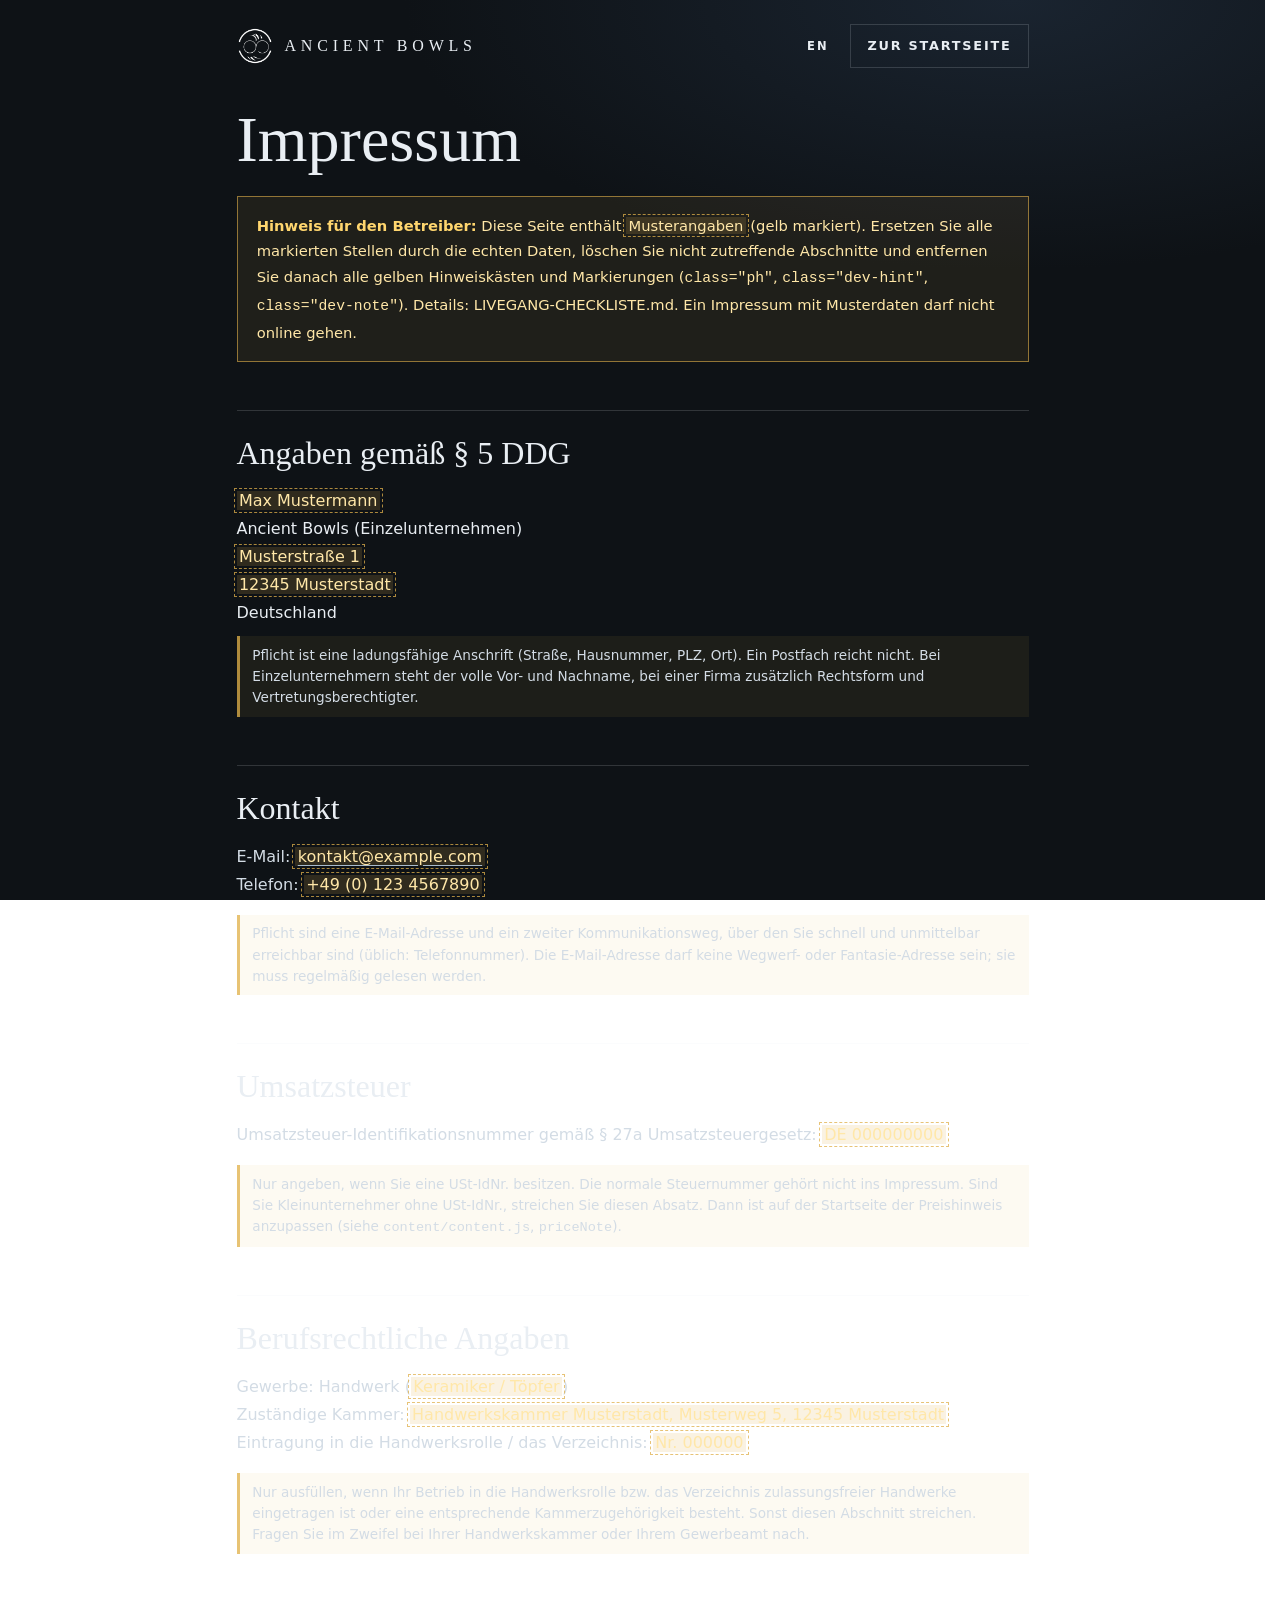
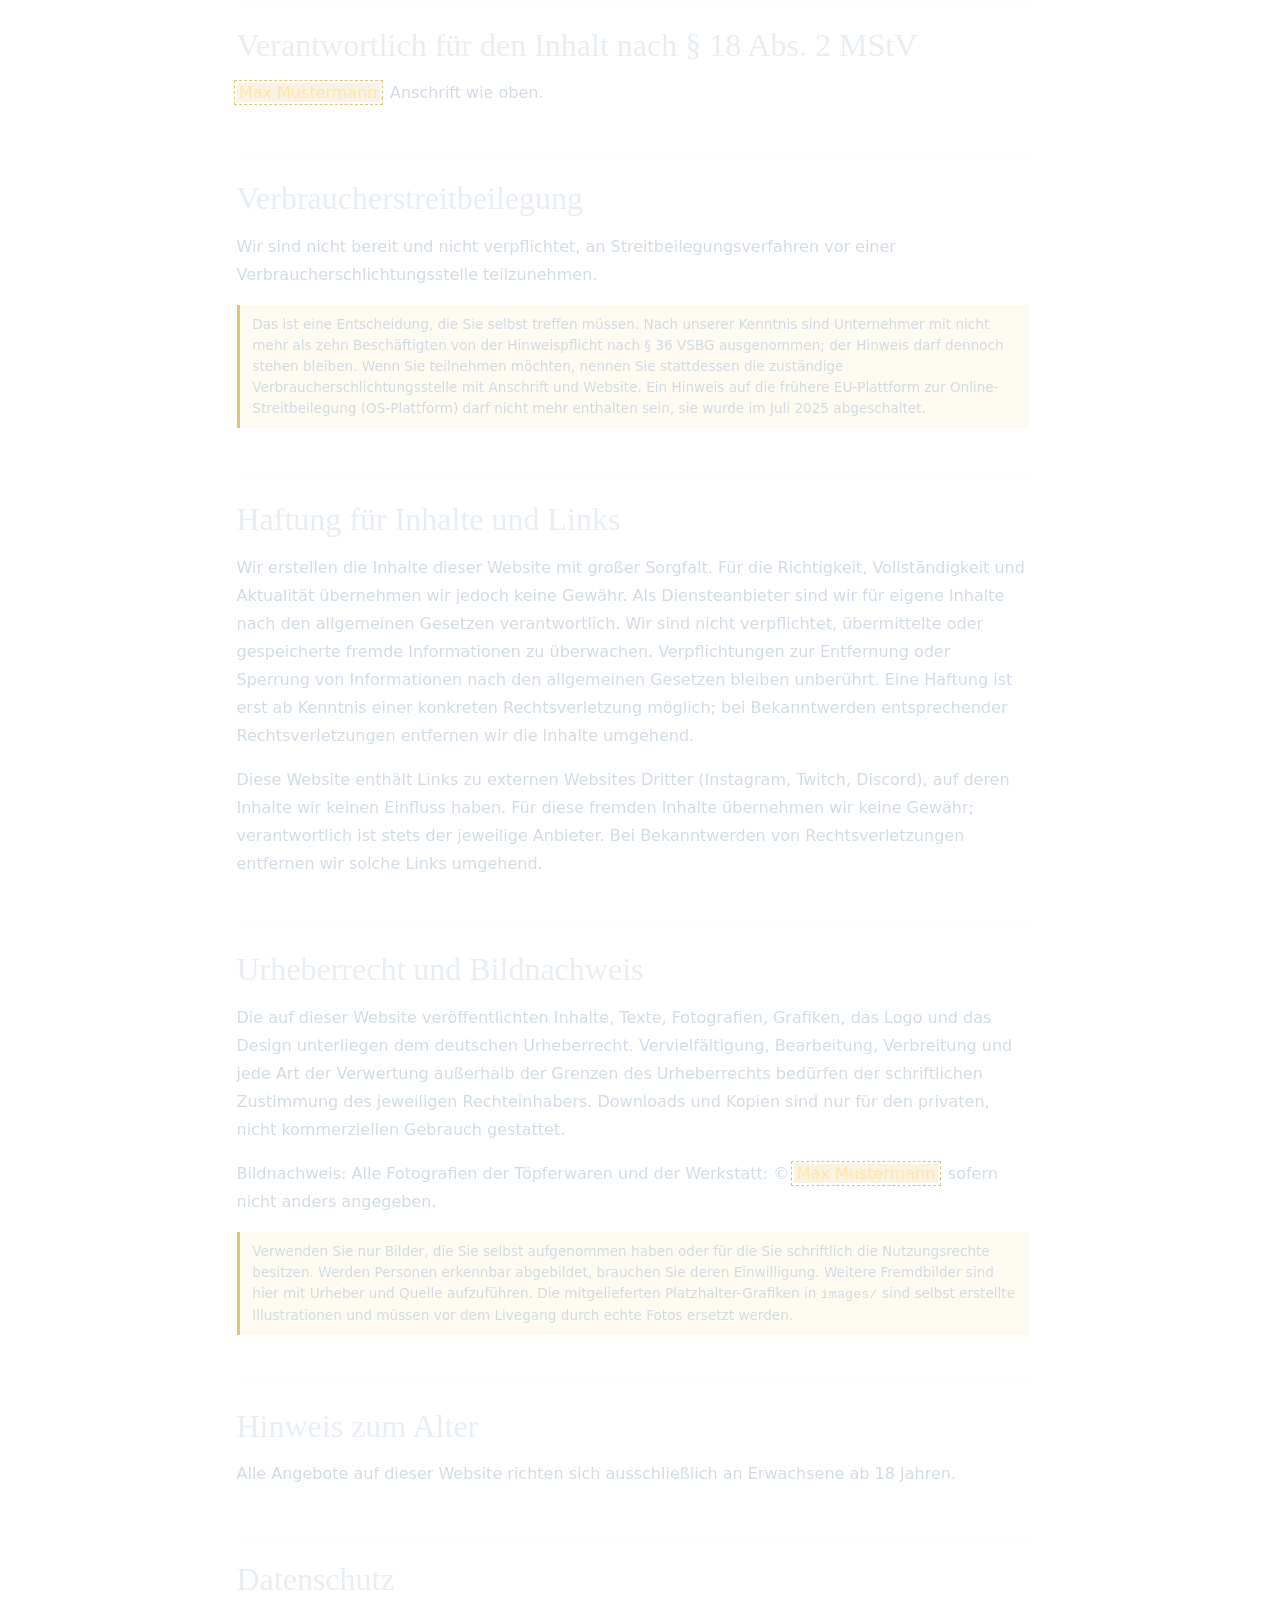
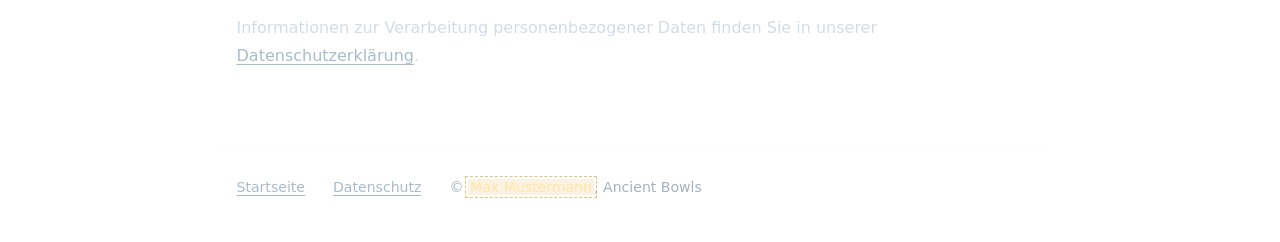
<file: impressum.html>
<!DOCTYPE html>
<html lang="de">
<head>
  <meta charset="utf-8">
  <meta name="viewport" content="width=device-width, initial-scale=1">
  <title>Impressum | Ancient Bowls</title>
  <meta name="description" content="Impressum und Anbieterkennzeichnung von Ancient Bowls.">
  <meta name="theme-color" content="#0E1216">
  <meta name="referrer" content="strict-origin-when-cross-origin">
  <link rel="icon" href="favicon.ico" sizes="any">
  <link rel="icon" href="images/favicon-32.png" type="image/png" sizes="32x32">
  <link rel="apple-touch-icon" href="images/apple-touch-icon.png">
  <!-- <link rel="stylesheet" href="css/fonts-lokal.css"> -->
  <link rel="stylesheet" href="css/legal.css">
</head>
<body>
  <a class="skip" href="#inhalt">Zum Inhalt springen</a>
  <header class="legal-head">
    <a class="brand" href="index.html" aria-label="Ancient Bowls, zur Startseite"><img src="images/logo.png" alt="" width="36" height="36"><span>Ancient Bowls</span></a>
    <div class="legal-head-r"><a class="lang-link" href="legal-notice.html" lang="en" hreflang="en" aria-label="English version">EN</a><a class="back" href="index.html">Zur Startseite</a></div>
  </header>

  <main class="legal" id="inhalt">
    <h1>Impressum</h1>

    <div class="dev-note"><strong>Hinweis für den Betreiber:</strong> Diese Seite enthält <span class="ph">Musterangaben</span> (gelb markiert). Ersetzen Sie alle markierten Stellen durch die echten Daten, löschen Sie nicht zutreffende Abschnitte und entfernen Sie danach alle gelben Hinweiskästen und Markierungen (<code>class="ph"</code>, <code>class="dev-hint"</code>, <code>class="dev-note"</code>). Details: LIVEGANG-CHECKLISTE.md. Ein Impressum mit Musterdaten darf nicht online gehen.</div>

    <h2 id="angaben">Angaben gemäß § 5 DDG</h2>
    <address>
      <span class="ph">Max Mustermann</span><br>
      Ancient Bowls (Einzelunternehmen)<br>
      <span class="ph">Musterstraße 1</span><br>
      <span class="ph">12345 Musterstadt</span><br>
      Deutschland
    </address>
    <p class="dev-hint">Pflicht ist eine ladungsfähige Anschrift (Straße, Hausnummer, PLZ, Ort). Ein Postfach reicht nicht. Bei Einzelunternehmern steht der volle Vor- und Nachname, bei einer Firma zusätzlich Rechtsform und Vertretungsberechtigter.</p>

    <h2 id="kontakt">Kontakt</h2>
    <p>
      E-Mail: <a href="mailto:kontakt@example.com"><span class="ph">kontakt@example.com</span></a><br>
      Telefon: <span class="ph">+49 (0) 123 4567890</span>
    </p>
    <p class="dev-hint">Pflicht sind eine E-Mail-Adresse und ein zweiter Kommunikationsweg, über den Sie schnell und unmittelbar erreichbar sind (üblich: Telefonnummer). Die E-Mail-Adresse darf keine Wegwerf- oder Fantasie-Adresse sein; sie muss regelmäßig gelesen werden.</p>

    <h2 id="ustid">Umsatzsteuer</h2>
    <p>Umsatzsteuer-Identifikationsnummer gemäß § 27a Umsatzsteuergesetz: <span class="ph">DE 000000000</span></p>
    <p class="dev-hint">Nur angeben, wenn Sie eine USt-IdNr. besitzen. Die normale Steuernummer gehört nicht ins Impressum. Sind Sie Kleinunternehmer ohne USt-IdNr., streichen Sie diesen Absatz. Dann ist auf der Startseite der Preishinweis anzupassen (siehe <code>content/content.js</code>, <code>priceNote</code>).</p>

    <h2 id="handwerk">Berufsrechtliche Angaben</h2>
    <p>Gewerbe: Handwerk (<span class="ph">Keramiker / Töpfer</span>)<br>
       Zuständige Kammer: <span class="ph">Handwerkskammer Musterstadt, Musterweg 5, 12345 Musterstadt</span><br>
       Eintragung in die Handwerksrolle / das Verzeichnis: <span class="ph">Nr. 000000</span></p>
    <p class="dev-hint">Nur ausfüllen, wenn Ihr Betrieb in die Handwerksrolle bzw. das Verzeichnis zulassungsfreier Handwerke eingetragen ist oder eine entsprechende Kammerzugehörigkeit besteht. Sonst diesen Abschnitt streichen. Fragen Sie im Zweifel bei Ihrer Handwerkskammer oder Ihrem Gewerbeamt nach.</p>

    <h2 id="verantwortlich">Verantwortlich für den Inhalt nach § 18 Abs. 2 MStV</h2>
    <p><span class="ph">Max Mustermann</span>, Anschrift wie oben.</p>

    <h2 id="streit">Verbraucherstreitbeilegung</h2>
    <p>Wir sind nicht bereit und nicht verpflichtet, an Streitbeilegungsverfahren vor einer Verbraucherschlichtungsstelle teilzunehmen.</p>
    <p class="dev-hint">Das ist eine Entscheidung, die Sie selbst treffen müssen. Nach unserer Kenntnis sind Unternehmer mit nicht mehr als zehn Beschäftigten von der Hinweispflicht nach § 36 VSBG ausgenommen; der Hinweis darf dennoch stehen bleiben. Wenn Sie teilnehmen möchten, nennen Sie stattdessen die zuständige Verbraucherschlichtungsstelle mit Anschrift und Website. Ein Hinweis auf die frühere EU-Plattform zur Online-Streitbeilegung (OS-Plattform) darf nicht mehr enthalten sein, sie wurde im Juli 2025 abgeschaltet.</p>

    <h2 id="haftung">Haftung für Inhalte und Links</h2>
    <p>Wir erstellen die Inhalte dieser Website mit großer Sorgfalt. Für die Richtigkeit, Vollständigkeit und Aktualität übernehmen wir jedoch keine Gewähr. Als Diensteanbieter sind wir für eigene Inhalte nach den allgemeinen Gesetzen verantwortlich. Wir sind nicht verpflichtet, übermittelte oder gespeicherte fremde Informationen zu überwachen. Verpflichtungen zur Entfernung oder Sperrung von Informationen nach den allgemeinen Gesetzen bleiben unberührt. Eine Haftung ist erst ab Kenntnis einer konkreten Rechtsverletzung möglich; bei Bekanntwerden entsprechender Rechtsverletzungen entfernen wir die Inhalte umgehend.</p>
    <p>Diese Website enthält Links zu externen Websites Dritter (Instagram, Twitch, Discord), auf deren Inhalte wir keinen Einfluss haben. Für diese fremden Inhalte übernehmen wir keine Gewähr; verantwortlich ist stets der jeweilige Anbieter. Bei Bekanntwerden von Rechtsverletzungen entfernen wir solche Links umgehend.</p>

    <h2 id="urheberrecht">Urheberrecht und Bildnachweis</h2>
    <p>Die auf dieser Website veröffentlichten Inhalte, Texte, Fotografien, Grafiken, das Logo und das Design unterliegen dem deutschen Urheberrecht. Vervielfältigung, Bearbeitung, Verbreitung und jede Art der Verwertung außerhalb der Grenzen des Urheberrechts bedürfen der schriftlichen Zustimmung des jeweiligen Rechteinhabers. Downloads und Kopien sind nur für den privaten, nicht kommerziellen Gebrauch gestattet.</p>
    <p>Bildnachweis: Alle Fotografien der Töpferwaren und der Werkstatt: © <span class="ph">Max Mustermann</span>, sofern nicht anders angegeben.</p>
    <p class="dev-hint">Verwenden Sie nur Bilder, die Sie selbst aufgenommen haben oder für die Sie schriftlich die Nutzungsrechte besitzen. Werden Personen erkennbar abgebildet, brauchen Sie deren Einwilligung. Weitere Fremdbilder sind hier mit Urheber und Quelle aufzuführen. Die mitgelieferten Platzhalter-Grafiken in <code>images/</code> sind selbst erstellte Illustrationen und müssen vor dem Livegang durch echte Fotos ersetzt werden.</p>

    <h2 id="alter">Hinweis zum Alter</h2>
    <p>Alle Angebote auf dieser Website richten sich ausschließlich an Erwachsene ab 18 Jahren.</p>

    <h2 id="datenschutz">Datenschutz</h2>
    <p>Informationen zur Verarbeitung personenbezogener Daten finden Sie in unserer <a href="datenschutz.html">Datenschutzerklärung</a>.</p>
  </main>

  <footer class="legal-foot">
    <a href="index.html">Startseite</a>
    <a href="datenschutz.html">Datenschutz</a>
    <span>&copy; <span class="ph">Max Mustermann</span>, Ancient Bowls</span>
  </footer>
</body>
</html>
</file>
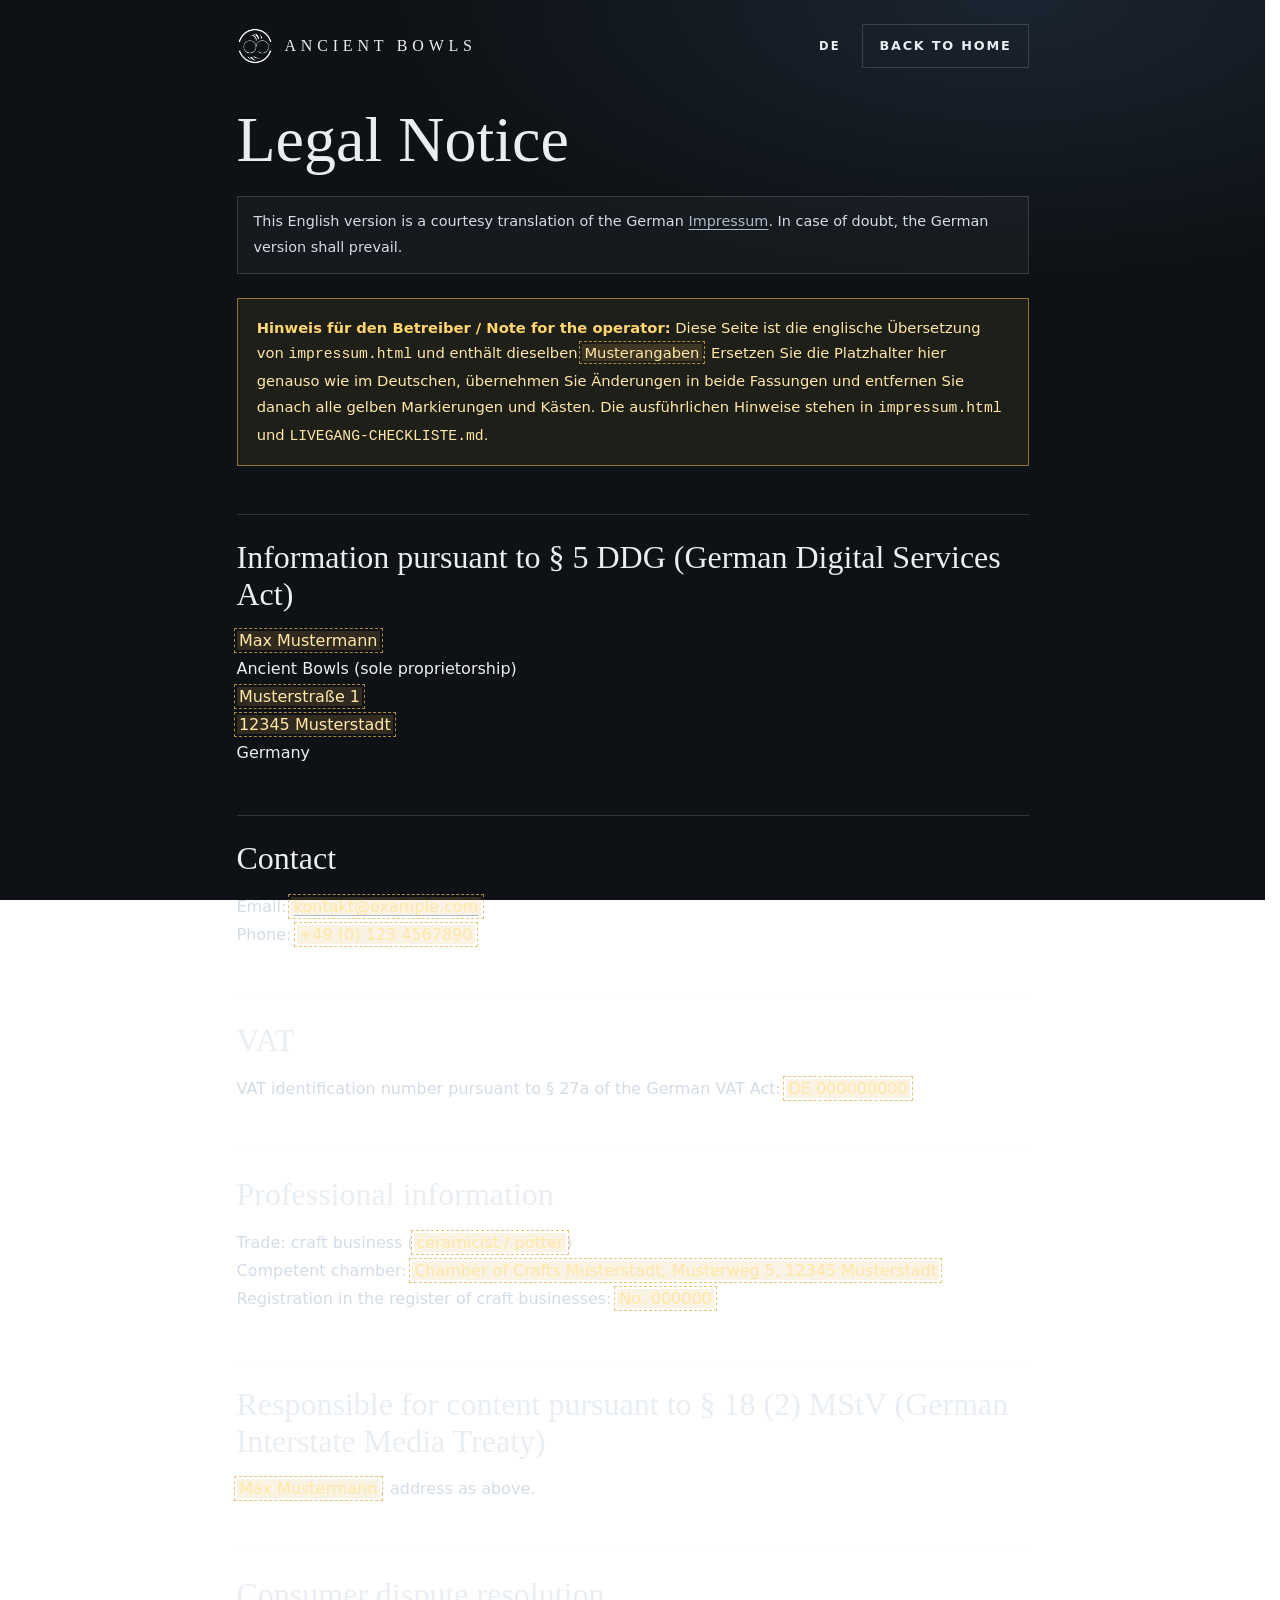
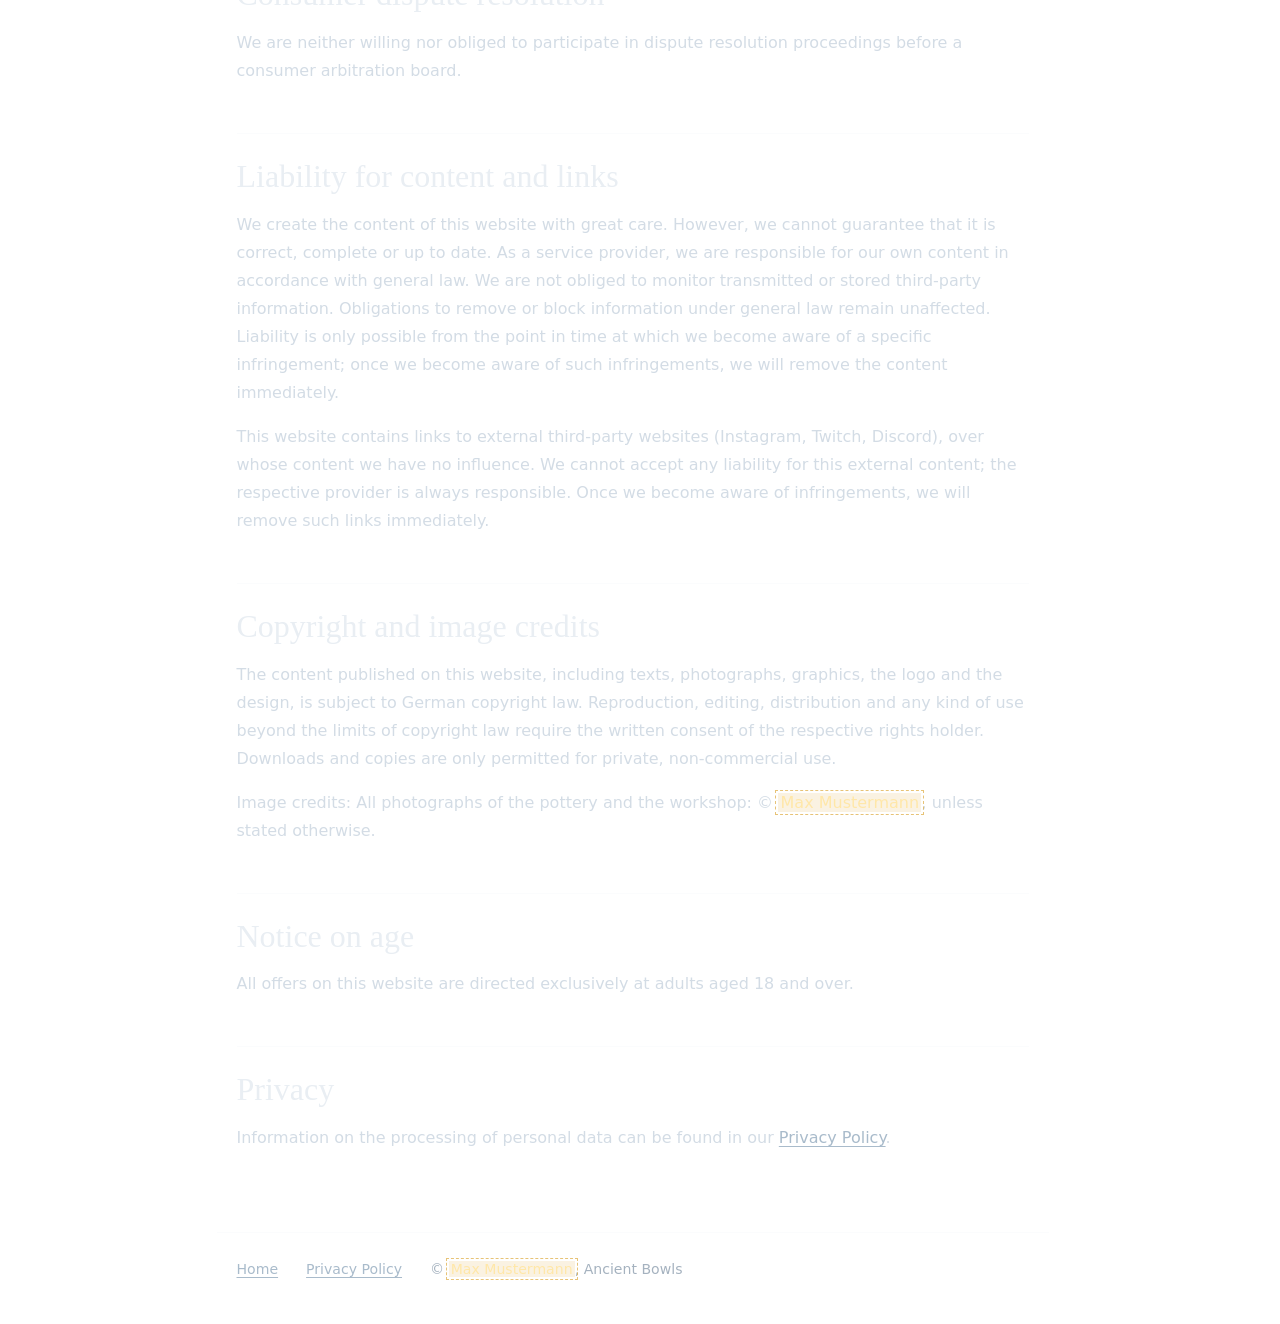
<file: legal-notice.html>
<!DOCTYPE html>
<html lang="en">
<head>
  <meta charset="utf-8">
  <meta name="viewport" content="width=device-width, initial-scale=1">
  <title>Legal Notice | Ancient Bowls</title>
  <meta name="description" content="Legal notice (Impressum) and provider identification of Ancient Bowls.">
  <meta name="theme-color" content="#0E1216">
  <meta name="referrer" content="strict-origin-when-cross-origin">
  <link rel="icon" href="favicon.ico" sizes="any">
  <link rel="icon" href="images/favicon-32.png" type="image/png" sizes="32x32">
  <link rel="apple-touch-icon" href="images/apple-touch-icon.png">
  <!-- <link rel="stylesheet" href="css/fonts-lokal.css"> -->
  <link rel="stylesheet" href="css/legal.css">
</head>
<body>
  <a class="skip" href="#content">Skip to content</a>
  <header class="legal-head">
    <a class="brand" href="index.html?lang=en#top" aria-label="Ancient Bowls, back to home"><img src="images/logo.png" alt="" width="36" height="36"><span>Ancient Bowls</span></a>
    <div class="legal-head-r"><a class="lang-link" href="impressum.html" lang="de" hreflang="de" aria-label="Deutsche Fassung">DE</a><a class="back" href="index.html?lang=en#top">Back to home</a></div>
  </header>

  <main class="legal" id="content">
    <h1>Legal Notice</h1>
    <p class="courtesy">This English version is a courtesy translation of the German <a href="impressum.html" lang="de">Impressum</a>. In case of doubt, the German version shall prevail.</p>

    <div class="dev-note"><strong>Hinweis für den Betreiber / Note for the operator:</strong> Diese Seite ist die englische Übersetzung von <code>impressum.html</code> und enthält dieselben <span class="ph">Musterangaben</span>. Ersetzen Sie die Platzhalter hier genauso wie im Deutschen, übernehmen Sie Änderungen in beide Fassungen und entfernen Sie danach alle gelben Markierungen und Kästen. Die ausführlichen Hinweise stehen in <code>impressum.html</code> und <code>LIVEGANG-CHECKLISTE.md</code>.</div>

    <h2 id="details">Information pursuant to § 5 DDG (German Digital Services Act)</h2>
    <address>
      <span class="ph">Max Mustermann</span><br>
      Ancient Bowls (sole proprietorship)<br>
      <span class="ph">Musterstraße 1</span><br>
      <span class="ph">12345 Musterstadt</span><br>
      Germany
    </address>

    <h2 id="contact">Contact</h2>
    <p>
      Email: <a href="mailto:kontakt@example.com"><span class="ph">kontakt@example.com</span></a><br>
      Phone: <span class="ph">+49 (0) 123 4567890</span>
    </p>

    <h2 id="vat">VAT</h2>
    <p>VAT identification number pursuant to § 27a of the German VAT Act: <span class="ph">DE 000000000</span></p>

    <h2 id="trade">Professional information</h2>
    <p>Trade: craft business (<span class="ph">ceramicist / potter</span>)<br>
       Competent chamber: <span class="ph">Chamber of Crafts Musterstadt, Musterweg 5, 12345 Musterstadt</span><br>
       Registration in the register of craft businesses: <span class="ph">No. 000000</span></p>

    <h2 id="responsible">Responsible for content pursuant to § 18 (2) MStV (German Interstate Media Treaty)</h2>
    <p><span class="ph">Max Mustermann</span>, address as above.</p>

    <h2 id="dispute">Consumer dispute resolution</h2>
    <p>We are neither willing nor obliged to participate in dispute resolution proceedings before a consumer arbitration board.</p>

    <h2 id="liability">Liability for content and links</h2>
    <p>We create the content of this website with great care. However, we cannot guarantee that it is correct, complete or up to date. As a service provider, we are responsible for our own content in accordance with general law. We are not obliged to monitor transmitted or stored third-party information. Obligations to remove or block information under general law remain unaffected. Liability is only possible from the point in time at which we become aware of a specific infringement; once we become aware of such infringements, we will remove the content immediately.</p>
    <p>This website contains links to external third-party websites (Instagram, Twitch, Discord), over whose content we have no influence. We cannot accept any liability for this external content; the respective provider is always responsible. Once we become aware of infringements, we will remove such links immediately.</p>

    <h2 id="copyright">Copyright and image credits</h2>
    <p>The content published on this website, including texts, photographs, graphics, the logo and the design, is subject to German copyright law. Reproduction, editing, distribution and any kind of use beyond the limits of copyright law require the written consent of the respective rights holder. Downloads and copies are only permitted for private, non-commercial use.</p>
    <p>Image credits: All photographs of the pottery and the workshop: © <span class="ph">Max Mustermann</span>, unless stated otherwise.</p>

    <h2 id="age">Notice on age</h2>
    <p>All offers on this website are directed exclusively at adults aged 18 and over.</p>

    <h2 id="privacy">Privacy</h2>
    <p>Information on the processing of personal data can be found in our <a href="privacy-policy.html">Privacy Policy</a>.</p>
  </main>

  <footer class="legal-foot">
    <a href="index.html?lang=en#top">Home</a>
    <a href="privacy-policy.html">Privacy Policy</a>
    <span>&copy; <span class="ph">Max Mustermann</span>, Ancient Bowls</span>
  </footer>
</body>
</html>
</file>
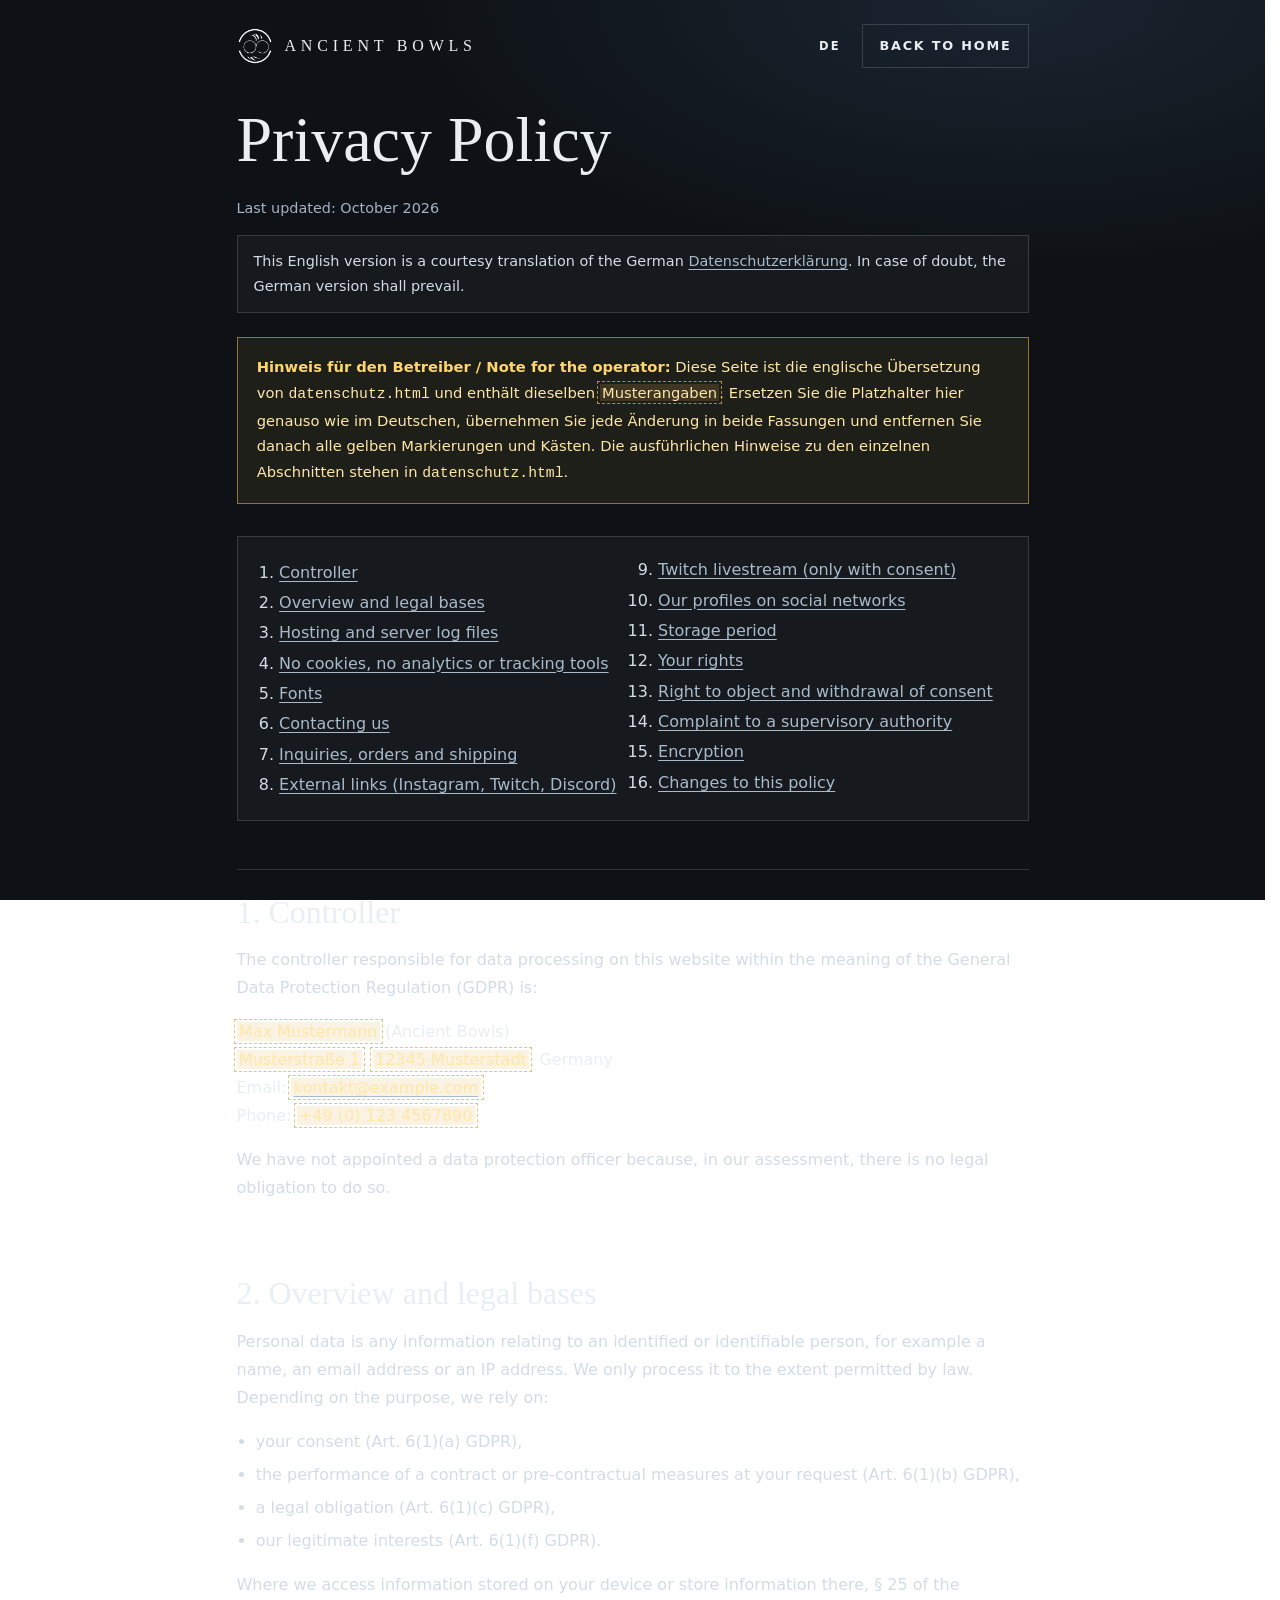
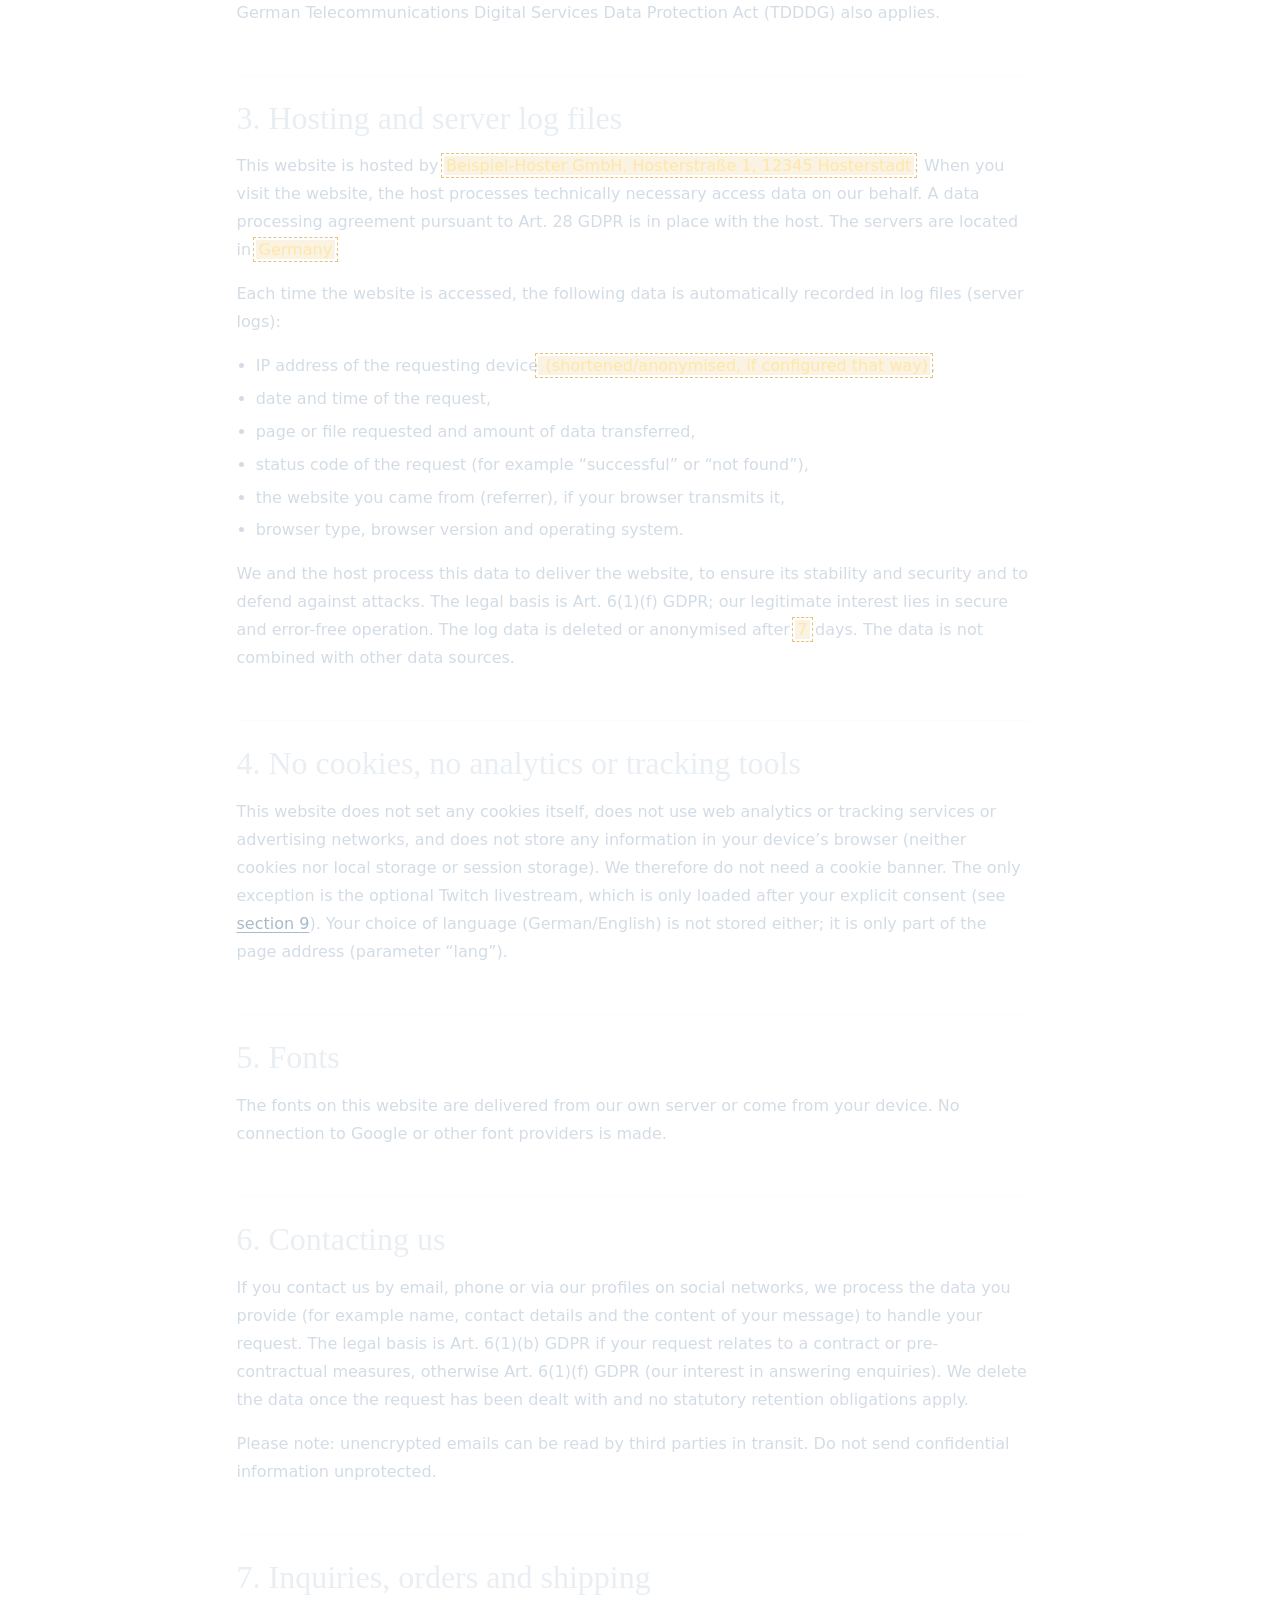
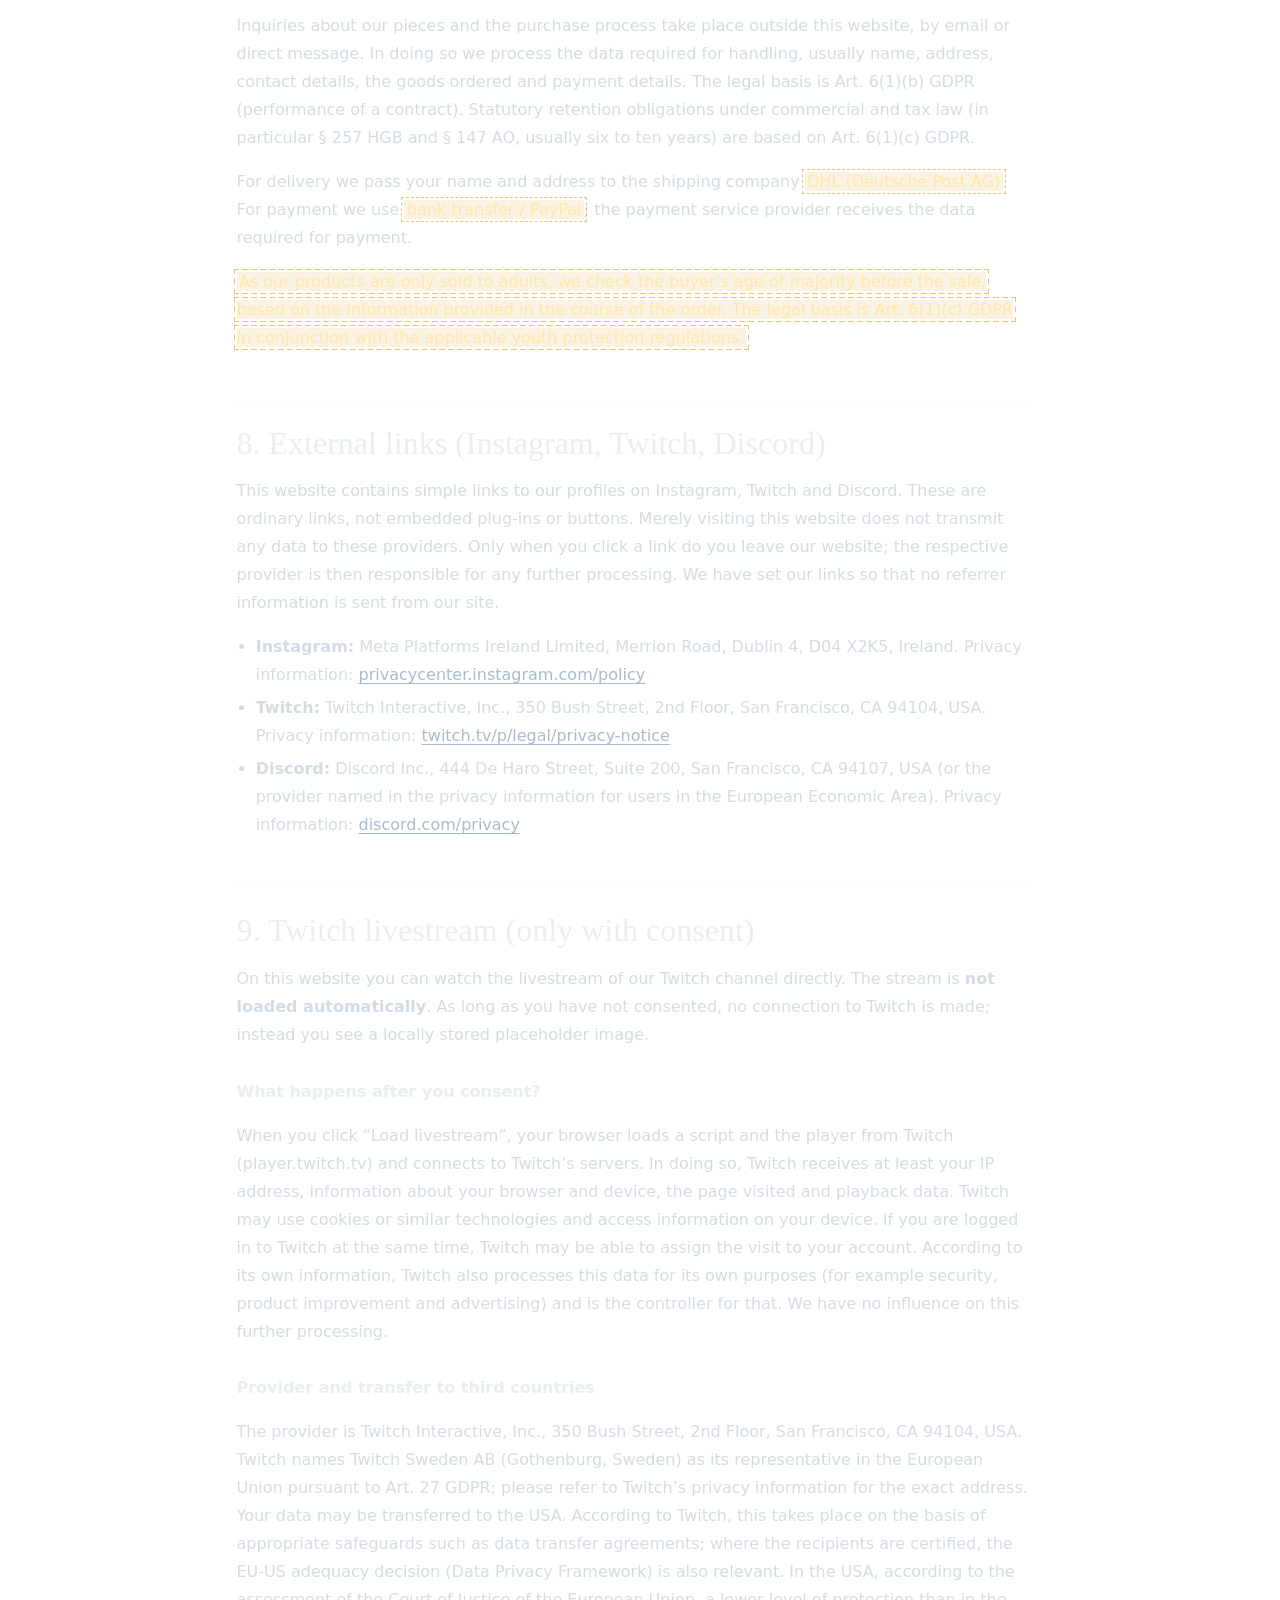
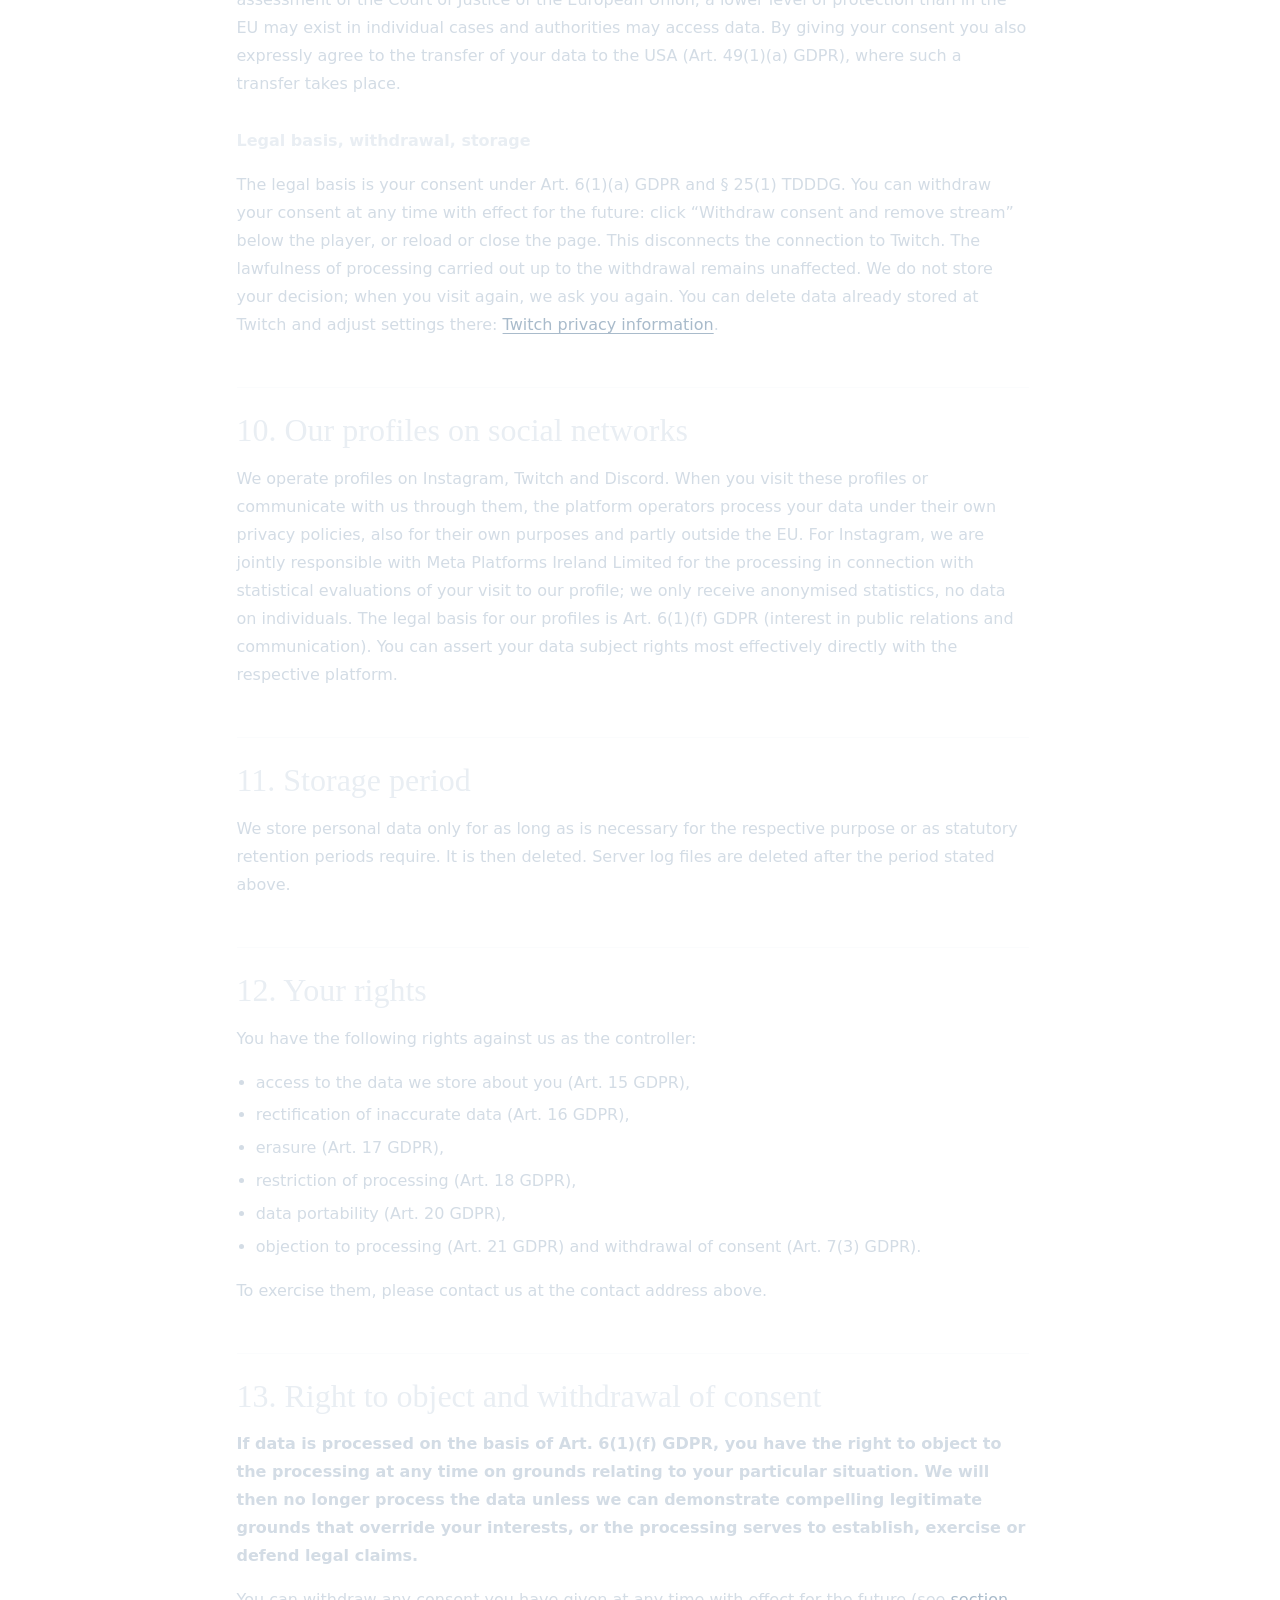
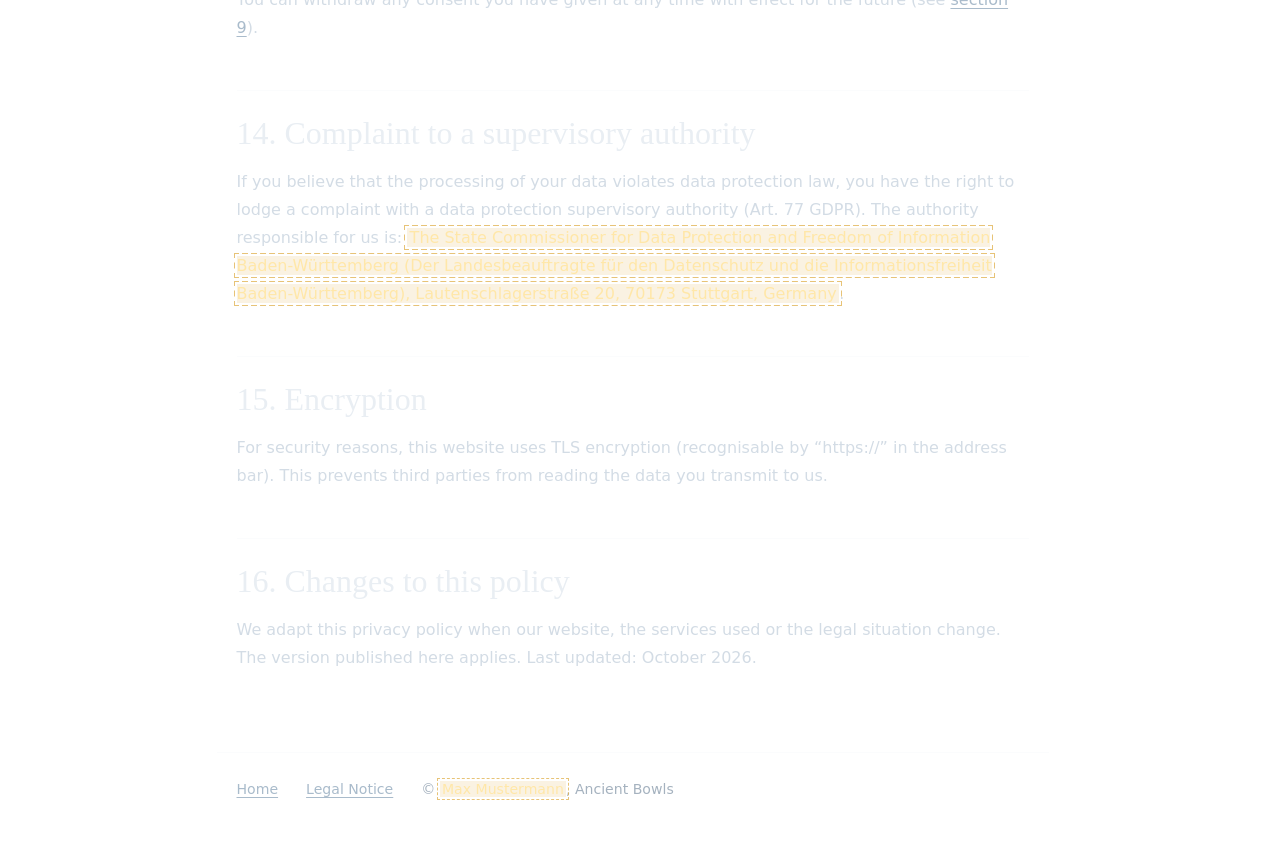
<file: privacy-policy.html>
<!DOCTYPE html>
<html lang="en">
<head>
  <meta charset="utf-8">
  <meta name="viewport" content="width=device-width, initial-scale=1">
  <title>Privacy Policy | Ancient Bowls</title>
  <meta name="description" content="Privacy policy of Ancient Bowls: information on the processing of personal data.">
  <meta name="theme-color" content="#0E1216">
  <meta name="referrer" content="strict-origin-when-cross-origin">
  <link rel="icon" href="favicon.ico" sizes="any">
  <link rel="icon" href="images/favicon-32.png" type="image/png" sizes="32x32">
  <link rel="apple-touch-icon" href="images/apple-touch-icon.png">
  <!-- <link rel="stylesheet" href="css/fonts-lokal.css"> -->
  <link rel="stylesheet" href="css/legal.css">
</head>
<body>
  <a class="skip" href="#content">Skip to content</a>
  <header class="legal-head">
    <a class="brand" href="index.html?lang=en#top" aria-label="Ancient Bowls, back to home"><img src="images/logo.png" alt="" width="36" height="36"><span>Ancient Bowls</span></a>
    <div class="legal-head-r"><a class="lang-link" href="datenschutz.html" lang="de" hreflang="de" aria-label="Deutsche Fassung">DE</a><a class="back" href="index.html?lang=en#top">Back to home</a></div>
  </header>

  <main class="legal" id="content">
    <h1>Privacy Policy</h1>
    <p class="stand">Last updated: October 2026</p>
    <p class="courtesy">This English version is a courtesy translation of the German <a href="datenschutz.html" lang="de">Datenschutzerklärung</a>. In case of doubt, the German version shall prevail.</p>

    <div class="dev-note"><strong>Hinweis für den Betreiber / Note for the operator:</strong> Diese Seite ist die englische Übersetzung von <code>datenschutz.html</code> und enthält dieselben <span class="ph">Musterangaben</span>. Ersetzen Sie die Platzhalter hier genauso wie im Deutschen, übernehmen Sie jede Änderung in beide Fassungen und entfernen Sie danach alle gelben Markierungen und Kästen. Die ausführlichen Hinweise zu den einzelnen Abschnitten stehen in <code>datenschutz.html</code>.</div>

    <nav class="toc" aria-label="Table of contents">
      <ol>
        <li><a href="#controller">Controller</a></li>
        <li><a href="#basics">Overview and legal bases</a></li>
        <li><a href="#hosting">Hosting and server log files</a></li>
        <li><a href="#cookies">No cookies, no analytics or tracking tools</a></li>
        <li><a href="#fonts">Fonts</a></li>
        <li><a href="#contact">Contacting us</a></li>
        <li><a href="#orders">Inquiries, orders and shipping</a></li>
        <li><a href="#links">External links (Instagram, Twitch, Discord)</a></li>
        <li><a href="#twitch">Twitch livestream (only with consent)</a></li>
        <li><a href="#social">Our profiles on social networks</a></li>
        <li><a href="#retention">Storage period</a></li>
        <li><a href="#rights">Your rights</a></li>
        <li><a href="#objection">Right to object and withdrawal of consent</a></li>
        <li><a href="#complaint">Complaint to a supervisory authority</a></li>
        <li><a href="#tls">Encryption</a></li>
        <li><a href="#changes">Changes to this policy</a></li>
      </ol>
    </nav>

    <h2 id="controller">1. Controller</h2>
    <p>The controller responsible for data processing on this website within the meaning of the General Data Protection Regulation (GDPR) is:</p>
    <address>
      <span class="ph">Max Mustermann</span> (Ancient Bowls)<br>
      <span class="ph">Musterstraße 1</span>, <span class="ph">12345 Musterstadt</span>, Germany<br>
      Email: <a href="mailto:kontakt@example.com"><span class="ph">kontakt@example.com</span></a><br>
      Phone: <span class="ph">+49 (0) 123 4567890</span>
    </address>
    <p>We have not appointed a data protection officer because, in our assessment, there is no legal obligation to do so.</p>

    <h2 id="basics">2. Overview and legal bases</h2>
    <p>Personal data is any information relating to an identified or identifiable person, for example a name, an email address or an IP address. We only process it to the extent permitted by law. Depending on the purpose, we rely on:</p>
    <ul>
      <li>your consent (Art. 6(1)(a) GDPR),</li>
      <li>the performance of a contract or pre-contractual measures at your request (Art. 6(1)(b) GDPR),</li>
      <li>a legal obligation (Art. 6(1)(c) GDPR),</li>
      <li>our legitimate interests (Art. 6(1)(f) GDPR).</li>
    </ul>
    <p>Where we access information stored on your device or store information there, § 25 of the German Telecommunications Digital Services Data Protection Act (TDDDG) also applies.</p>

    <h2 id="hosting">3. Hosting and server log files</h2>
    <p>This website is hosted by <span class="ph">Beispiel-Hoster GmbH, Hosterstraße 1, 12345 Hosterstadt</span>. When you visit the website, the host processes technically necessary access data on our behalf. A data processing agreement pursuant to Art. 28 GDPR is in place with the host. The servers are located in <span class="ph">Germany</span>.</p>
    <p>Each time the website is accessed, the following data is automatically recorded in log files (server logs):</p>
    <ul>
      <li>IP address of the requesting device<span class="ph"> (shortened/anonymised, if configured that way)</span>,</li>
      <li>date and time of the request,</li>
      <li>page or file requested and amount of data transferred,</li>
      <li>status code of the request (for example “successful” or “not found”),</li>
      <li>the website you came from (referrer), if your browser transmits it,</li>
      <li>browser type, browser version and operating system.</li>
    </ul>
    <p>We and the host process this data to deliver the website, to ensure its stability and security and to defend against attacks. The legal basis is Art. 6(1)(f) GDPR; our legitimate interest lies in secure and error-free operation. The log data is deleted or anonymised after <span class="ph">7</span> days. The data is not combined with other data sources.</p>

    <h2 id="cookies">4. No cookies, no analytics or tracking tools</h2>
    <p>This website does not set any cookies itself, does not use web analytics or tracking services or advertising networks, and does not store any information in your device’s browser (neither cookies nor local storage or session storage). We therefore do not need a cookie banner. The only exception is the optional Twitch livestream, which is only loaded after your explicit consent (see <a href="#twitch">section 9</a>). Your choice of language (German/English) is not stored either; it is only part of the page address (parameter “lang”).</p>

    <h2 id="fonts">5. Fonts</h2>
    <p>The fonts on this website are delivered from our own server or come from your device. No connection to Google or other font providers is made.</p>

    <h2 id="contact">6. Contacting us</h2>
    <p>If you contact us by email, phone or via our profiles on social networks, we process the data you provide (for example name, contact details and the content of your message) to handle your request. The legal basis is Art. 6(1)(b) GDPR if your request relates to a contract or pre-contractual measures, otherwise Art. 6(1)(f) GDPR (our interest in answering enquiries). We delete the data once the request has been dealt with and no statutory retention obligations apply.</p>
    <p>Please note: unencrypted emails can be read by third parties in transit. Do not send confidential information unprotected.</p>

    <h2 id="orders">7. Inquiries, orders and shipping</h2>
    <p>Inquiries about our pieces and the purchase process take place outside this website, by email or direct message. In doing so we process the data required for handling, usually name, address, contact details, the goods ordered and payment details. The legal basis is Art. 6(1)(b) GDPR (performance of a contract). Statutory retention obligations under commercial and tax law (in particular § 257 HGB and § 147 AO, usually six to ten years) are based on Art. 6(1)(c) GDPR.</p>
    <p>For delivery we pass your name and address to the shipping company <span class="ph">DHL (Deutsche Post AG)</span>. For payment we use <span class="ph">bank transfer / PayPal</span>; the payment service provider receives the data required for payment.</p>
    <p><span class="ph">As our products are only sold to adults, we check the buyer’s age of majority before the sale, based on the information provided in the course of the order. The legal basis is Art. 6(1)(c) GDPR in conjunction with the applicable youth protection regulations.</span></p>

    <h2 id="links">8. External links (Instagram, Twitch, Discord)</h2>
    <p>This website contains simple links to our profiles on Instagram, Twitch and Discord. These are ordinary links, not embedded plug-ins or buttons. Merely visiting this website does not transmit any data to these providers. Only when you click a link do you leave our website; the respective provider is then responsible for any further processing. We have set our links so that no referrer information is sent from our site.</p>
    <ul>
      <li><strong>Instagram:</strong> Meta Platforms Ireland Limited, Merrion Road, Dublin 4, D04 X2K5, Ireland. Privacy information: <a href="https://privacycenter.instagram.com/policy" rel="noopener noreferrer" target="_blank">privacycenter.instagram.com/policy</a></li>
      <li><strong>Twitch:</strong> Twitch Interactive, Inc., 350 Bush Street, 2nd Floor, San Francisco, CA 94104, USA. Privacy information: <a href="https://www.twitch.tv/p/legal/privacy-notice/" rel="noopener noreferrer" target="_blank">twitch.tv/p/legal/privacy-notice</a></li>
      <li><strong>Discord:</strong> Discord Inc., 444 De Haro Street, Suite 200, San Francisco, CA 94107, USA (or the provider named in the privacy information for users in the European Economic Area). Privacy information: <a href="https://discord.com/privacy" rel="noopener noreferrer" target="_blank">discord.com/privacy</a></li>
    </ul>

    <h2 id="twitch">9. Twitch livestream (only with consent)</h2>
    <p>On this website you can watch the livestream of our Twitch channel directly. The stream is <strong>not loaded automatically</strong>. As long as you have not consented, no connection to Twitch is made; instead you see a locally stored placeholder image.</p>
    <h3>What happens after you consent?</h3>
    <p>When you click “Load livestream”, your browser loads a script and the player from Twitch (player.twitch.tv) and connects to Twitch’s servers. In doing so, Twitch receives at least your IP address, information about your browser and device, the page visited and playback data. Twitch may use cookies or similar technologies and access information on your device. If you are logged in to Twitch at the same time, Twitch may be able to assign the visit to your account. According to its own information, Twitch also processes this data for its own purposes (for example security, product improvement and advertising) and is the controller for that. We have no influence on this further processing.</p>
    <h3>Provider and transfer to third countries</h3>
    <p>The provider is Twitch Interactive, Inc., 350 Bush Street, 2nd Floor, San Francisco, CA 94104, USA. Twitch names Twitch Sweden AB (Gothenburg, Sweden) as its representative in the European Union pursuant to Art. 27 GDPR; please refer to Twitch’s privacy information for the exact address. Your data may be transferred to the USA. According to Twitch, this takes place on the basis of appropriate safeguards such as data transfer agreements; where the recipients are certified, the EU-US adequacy decision (Data Privacy Framework) is also relevant. In the USA, according to the assessment of the Court of Justice of the European Union, a lower level of protection than in the EU may exist in individual cases and authorities may access data. By giving your consent you also expressly agree to the transfer of your data to the USA (Art. 49(1)(a) GDPR), where such a transfer takes place.</p>
    <h3>Legal basis, withdrawal, storage</h3>
    <p>The legal basis is your consent under Art. 6(1)(a) GDPR and § 25(1) TDDDG. You can withdraw your consent at any time with effect for the future: click “Withdraw consent and remove stream” below the player, or reload or close the page. This disconnects the connection to Twitch. The lawfulness of processing carried out up to the withdrawal remains unaffected. We do not store your decision; when you visit again, we ask you again. You can delete data already stored at Twitch and adjust settings there: <a href="https://www.twitch.tv/p/legal/privacy-notice/" rel="noopener noreferrer" target="_blank">Twitch privacy information</a>.</p>

    <h2 id="social">10. Our profiles on social networks</h2>
    <p>We operate profiles on Instagram, Twitch and Discord. When you visit these profiles or communicate with us through them, the platform operators process your data under their own privacy policies, also for their own purposes and partly outside the EU. For Instagram, we are jointly responsible with Meta Platforms Ireland Limited for the processing in connection with statistical evaluations of your visit to our profile; we only receive anonymised statistics, no data on individuals. The legal basis for our profiles is Art. 6(1)(f) GDPR (interest in public relations and communication). You can assert your data subject rights most effectively directly with the respective platform.</p>

    <h2 id="retention">11. Storage period</h2>
    <p>We store personal data only for as long as is necessary for the respective purpose or as statutory retention periods require. It is then deleted. Server log files are deleted after the period stated above.</p>

    <h2 id="rights">12. Your rights</h2>
    <p>You have the following rights against us as the controller:</p>
    <ul>
      <li>access to the data we store about you (Art. 15 GDPR),</li>
      <li>rectification of inaccurate data (Art. 16 GDPR),</li>
      <li>erasure (Art. 17 GDPR),</li>
      <li>restriction of processing (Art. 18 GDPR),</li>
      <li>data portability (Art. 20 GDPR),</li>
      <li>objection to processing (Art. 21 GDPR) and withdrawal of consent (Art. 7(3) GDPR).</li>
    </ul>
    <p>To exercise them, please contact us at the contact address above.</p>

    <h2 id="objection">13. Right to object and withdrawal of consent</h2>
    <p><strong>If data is processed on the basis of Art. 6(1)(f) GDPR, you have the right to object to the processing at any time on grounds relating to your particular situation. We will then no longer process the data unless we can demonstrate compelling legitimate grounds that override your interests, or the processing serves to establish, exercise or defend legal claims.</strong></p>
    <p>You can withdraw any consent you have given at any time with effect for the future (see <a href="#twitch">section 9</a>).</p>

    <h2 id="complaint">14. Complaint to a supervisory authority</h2>
    <p>If you believe that the processing of your data violates data protection law, you have the right to lodge a complaint with a data protection supervisory authority (Art. 77 GDPR). The authority responsible for us is: <span class="ph">The State Commissioner for Data Protection and Freedom of Information Baden-Württemberg (Der Landesbeauftragte für den Datenschutz und die Informationsfreiheit Baden-Württemberg), Lautenschlagerstraße 20, 70173 Stuttgart, Germany</span>.</p>

    <h2 id="tls">15. Encryption</h2>
    <p>For security reasons, this website uses TLS encryption (recognisable by “https://” in the address bar). This prevents third parties from reading the data you transmit to us.</p>

    <h2 id="changes">16. Changes to this policy</h2>
    <p>We adapt this privacy policy when our website, the services used or the legal situation change. The version published here applies. Last updated: October 2026.</p>
  </main>

  <footer class="legal-foot">
    <a href="index.html?lang=en#top">Home</a>
    <a href="legal-notice.html">Legal Notice</a>
    <span>&copy; <span class="ph">Max Mustermann</span>, Ancient Bowls</span>
  </footer>
</body>
</html>
</file>
<file: css/fonts-lokal.css>
/* ============================================================
   Lokale Schriften (optional, datenschutzfreundlich)
   Ohne diese Datei nutzt die Seite Systemschriften (Georgia / System-Sans).
   Mit diesen Schriften sieht die Seite wie im Entwurf aus.

   Anleitung: siehe fonts/LIESMICH.txt
   Danach in index.html (und impressum.html, datenschutz.html) die
   auskommentierte Zeile <link rel="stylesheet" href="css/fonts-lokal.css">
   aktivieren (Kommentarzeichen entfernen).
   Beide Schriften stehen unter der SIL Open Font License (OFL) und dürfen
   lokal gehostet werden.
   ============================================================ */

@font-face { font-family: 'Cormorant Garamond'; font-style: normal; font-weight: 300; font-display: swap; src: url('../fonts/CormorantGaramond-Light.woff2') format('woff2'); }
@font-face { font-family: 'Cormorant Garamond'; font-style: normal; font-weight: 400; font-display: swap; src: url('../fonts/CormorantGaramond-Regular.woff2') format('woff2'); }
@font-face { font-family: 'Cormorant Garamond'; font-style: normal; font-weight: 500; font-display: swap; src: url('../fonts/CormorantGaramond-Medium.woff2') format('woff2'); }
@font-face { font-family: 'Cormorant Garamond'; font-style: normal; font-weight: 600; font-display: swap; src: url('../fonts/CormorantGaramond-SemiBold.woff2') format('woff2'); }
@font-face { font-family: 'Cormorant Garamond'; font-style: italic; font-weight: 300; font-display: swap; src: url('../fonts/CormorantGaramond-LightItalic.woff2') format('woff2'); }
@font-face { font-family: 'Cormorant Garamond'; font-style: italic; font-weight: 400; font-display: swap; src: url('../fonts/CormorantGaramond-Italic.woff2') format('woff2'); }
@font-face { font-family: 'Cormorant Garamond'; font-style: italic; font-weight: 500; font-display: swap; src: url('../fonts/CormorantGaramond-MediumItalic.woff2') format('woff2'); }

@font-face { font-family: 'Manrope'; font-style: normal; font-weight: 400; font-display: swap; src: url('../fonts/Manrope-Regular.woff2') format('woff2'); }
@font-face { font-family: 'Manrope'; font-style: normal; font-weight: 500; font-display: swap; src: url('../fonts/Manrope-Medium.woff2') format('woff2'); }
@font-face { font-family: 'Manrope'; font-style: normal; font-weight: 600; font-display: swap; src: url('../fonts/Manrope-SemiBold.woff2') format('woff2'); }
@font-face { font-family: 'Manrope'; font-style: normal; font-weight: 700; font-display: swap; src: url('../fonts/Manrope-Bold.woff2') format('woff2'); }
</file>
<file: css/style.css>
/* ============================================================
   ANCIENT BOWLS – Styles (Mobile first, edel/exklusiv)
   Farben zentral als Variablen: hier ändern, gilt überall.
   ============================================================ */

:root {
  /* Palette: Graphit, Grau, Weiß, Hellgrau, Graublau */
  --ink: #0E1216;
  --graphite: #161B21;
  --slate: #232C36;
  --steel: #4E657D;
  --blue: #7F98B1;
  --blue-soft: #A9BBCB;
  --mist: #E7ECF1;
  --fog: #F3F5F7;

  /* Helle Abschnitte */
  --bg: #F3F5F7;
  --bg-2: #FFFFFF;
  --text: #12171C;
  --muted: #56626E;
  --line: rgba(18, 23, 28, .16);
  --accent: #4E657D;
  --sweep: #2F3A46;
  --on-sweep: #FFFFFF;
  --solid: #12171C;
  --on-solid: #F3F5F7;

  --font-display: 'Cormorant Garamond', 'Cormorant', Georgia, 'Times New Roman', serif;
  --font-body: 'Manrope', system-ui, -apple-system, 'Segoe UI', Roboto, sans-serif;

  --header-h: 68px;
  --gutter: 1.25rem;
  --max: 1240px;
  --radius: 2px;
  --ease: cubic-bezier(.22, .8, .24, 1);
  --ease-io: cubic-bezier(.77, 0, .18, 1);
}

/* Dunkle Abschnitte */
.tone-dark {
  --bg: #0E1216;
  --bg-2: #161B21;
  --text: #E9EEF3;
  --muted: #9AA7B4;
  --line: rgba(231, 236, 241, .16);
  --accent: #A9BBCB;
  --sweep: #A9BBCB;
  --on-sweep: #0E1216;
  --solid: #E9EEF3;
  --on-solid: #0E1216;
}
.bg-mist { --bg: #E7ECF1; }

/* Geräte-Dunkelmodus: helle Abschnitte werden ebenfalls dunkel */
@media (prefers-color-scheme: dark) {
  :root:not([data-theme="light"]) {
    --bg: #171D23; --bg-2: #1D252D; --text: #E9EEF3; --muted: #9AA7B4;
    --line: rgba(231, 236, 241, .16); --accent: #A9BBCB; --sweep: #A9BBCB;
    --on-sweep: #0E1216; --solid: #E9EEF3; --on-solid: #0E1216;
  }
  :root:not([data-theme="light"]) .bg-mist { --bg: #1C242C; }
  :root:not([data-theme="light"]) .tone-dark { --bg: #0A0D10; --bg-2: #12171C; }
}
:root[data-theme="dark"] {
  --bg: #171D23; --bg-2: #1D252D; --text: #E9EEF3; --muted: #9AA7B4;
  --line: rgba(231, 236, 241, .16); --accent: #A9BBCB; --sweep: #A9BBCB;
  --on-sweep: #0E1216; --solid: #E9EEF3; --on-solid: #0E1216;
}
:root[data-theme="dark"] .bg-mist { --bg: #1C242C; }
:root[data-theme="dark"] .tone-dark { --bg: #0A0D10; --bg-2: #12171C; }

*, *::before, *::after { box-sizing: border-box; }

html {
  height: 100%;
  scrollbar-gutter: stable;
  scroll-behavior: smooth;
  scroll-padding-top: calc(var(--header-h) + env(safe-area-inset-top, 0px));
  -webkit-text-size-adjust: 100%;
}
body {
  margin: 0; min-height: 100%;
  background: var(--ink); color: var(--text);
  font-family: var(--font-body); font-size: 1rem; line-height: 1.7;
  -webkit-font-smoothing: antialiased; text-rendering: optimizeLegibility;
}
body.menu-open, body.lb-open, body.is-loading { overflow: hidden; }

img { max-width: 100%; display: block; }
h1, h2, h3 { font-family: var(--font-display); font-weight: 400; line-height: 1; margin: 0; letter-spacing: -.01em; }
p { margin: 0; }
ul, ol { margin: 0; padding: 0; list-style: none; }
a { color: inherit; }
button { font-family: inherit; }
::selection { background: var(--blue); color: var(--ink); }

:focus-visible { outline: 2px solid var(--blue); outline-offset: 4px; }

.skip-link {
  position: fixed; left: 1rem; top: -4rem; z-index: 600;
  background: var(--solid); color: var(--on-solid); padding: .7rem 1rem;
  transition: top .2s;
}
.skip-link:focus { top: calc(.75rem + env(safe-area-inset-top, 0px)); }

.container { width: 100%; max-width: var(--max); margin-inline: auto; padding-inline: var(--gutter); }

/* ---------- Atmosphäre: Filmkorn, Fortschritt ---------- */
.grain {
  position: fixed; inset: 0; z-index: 400; pointer-events: none; opacity: .07; mix-blend-mode: overlay;
  background-image: url("data:image/svg+xml;utf8,<svg xmlns='http://www.w3.org/2000/svg' width='180' height='180'><filter id='n'><feTurbulence type='fractalNoise' baseFrequency='.9' numOctaves='2' stitchTiles='stitch'/><feColorMatrix values='0 0 0 0 1  0 0 0 0 1  0 0 0 0 1  0 0 0 .9 0'/></filter><rect width='100%' height='100%' filter='url(%23n)'/></svg>");
}
.progress {
  position: fixed; left: 0; top: 0; right: 0; height: 2px; z-index: 300;
  background: linear-gradient(90deg, var(--blue), #E9EEF3);
  transform: scaleX(0); transform-origin: 0 50%;
}

/* ---------- Intro ---------- */
.intro { display: none; }
.js .intro {
  position: fixed; inset: 0; z-index: 500; display: grid; place-items: center;
  background: var(--ink); color: #E9EEF3;
  border-bottom-left-radius: 50% 7vw; border-bottom-right-radius: 50% 7vw;
  transition: transform 1s var(--ease-io);
}
.intro.is-out { transform: translateY(-104%); }
.intro-inner { display: grid; justify-items: center; gap: 1.4rem; }
.intro-mark { width: 72px; height: 72px; object-fit: contain; opacity: 0; transform: translateY(14px) scale(.9); animation: introIn 1s var(--ease) .15s forwards; }
.intro-name {
  font-family: var(--font-display); font-size: clamp(1.4rem, 5vw, 2rem); letter-spacing: .5em; text-transform: uppercase;
  padding-left: .5em; opacity: 0; animation: introName 1.4s var(--ease) .3s forwards;
}
.intro-bar { display: block; width: min(52vw, 220px); height: 1px; background: rgba(231, 236, 241, .18); position: relative; overflow: hidden; }
.intro-bar::after { content: ""; position: absolute; inset: 0; background: var(--blue-soft); transform: scaleX(0); transform-origin: 0 50%; animation: introBar 1.3s var(--ease-io) .2s forwards; }
@keyframes introIn { to { opacity: 1; transform: none; } }
@keyframes introName { from { opacity: 0; letter-spacing: .9em; } to { opacity: 1; letter-spacing: .5em; } }
@keyframes introBar { to { transform: scaleX(1); } }

/* ---------- Header ---------- */
.site-header {
  position: fixed; top: 0; left: 0; right: 0; z-index: 200;
  height: calc(var(--header-h) + env(safe-area-inset-top, 0px));
  padding: env(safe-area-inset-top, 0px) max(var(--gutter), env(safe-area-inset-right, 0px)) 0 max(var(--gutter), env(safe-area-inset-left, 0px));
  display: flex; align-items: center; justify-content: space-between;
  color: #E9EEF3; --hdr-hole: #0E1216;
  transition: transform .6s var(--ease), color .35s, background .35s;
}
.site-header.on-light { color: #12171C; --hdr-hole: #F3F5F7; }
.site-header.is-solid.on-dark { background: rgba(14, 18, 22, .72); -webkit-backdrop-filter: blur(14px); backdrop-filter: blur(14px); }
.site-header.is-solid.on-light { background: rgba(243, 245, 247, .78); -webkit-backdrop-filter: blur(14px); backdrop-filter: blur(14px); }
.site-header.is-hidden { transform: translateY(-110%); }
body.menu-open .site-header { color: #E9EEF3; --hdr-hole: #0E1216; background: transparent; -webkit-backdrop-filter: none; backdrop-filter: none; transform: none; }

.brand { display: flex; align-items: center; gap: .75rem; text-decoration: none; }
.brand-mark { width: 40px; height: 40px; flex: none; object-fit: contain; transition: filter .35s; }
.site-header.on-light .brand-mark { filter: invert(.92); }
body.menu-open .site-header .brand-mark { filter: none; }
.brand-name { font-family: var(--font-display); font-weight: 500; font-size: 1.05rem; letter-spacing: .32em; text-transform: uppercase; }

.burger { display: flex; align-items: center; gap: .9rem; height: 48px; padding: 0 .25rem; background: none; border: 0; color: inherit; cursor: pointer; }
.burger-label { display: none; font-size: .7rem; font-weight: 600; letter-spacing: .26em; text-transform: uppercase; }
.burger-lines { position: relative; width: 30px; height: 12px; }
.burger-lines span { position: absolute; right: 0; height: 1.5px; background: currentColor; transition: transform .6s var(--ease-io), width .4s var(--ease), top .4s var(--ease); }
.burger-lines span:nth-child(1) { top: 0; width: 100%; }
.burger-lines span:nth-child(2) { top: 10px; width: 62%; }
.burger[aria-expanded="true"] .burger-lines span:nth-child(1) { top: 5px; transform: rotate(45deg); }
.burger[aria-expanded="true"] .burger-lines span:nth-child(2) { top: 5px; width: 100%; transform: rotate(-45deg); }

/* ---------- Vollbild-Menü ---------- */
.menu {
  position: fixed; inset: 0; z-index: 150; background: var(--ink); color: #E9EEF3;
  clip-path: circle(0 at calc(100% - 2.4rem) calc(env(safe-area-inset-top, 0px) + 2.4rem));
  visibility: hidden; overflow-y: auto;
  transition: clip-path 1s var(--ease-io), visibility 0s 1s;
}
.menu.is-open {
  clip-path: circle(150vmax at calc(100% - 2.4rem) calc(env(safe-area-inset-top, 0px) + 2.4rem));
  visibility: visible; transition: clip-path 1s var(--ease-io), visibility 0s;
}
.menu::before {
  content: ""; position: absolute; inset: 0; pointer-events: none;
  background: radial-gradient(60% 50% at 85% 10%, rgba(127, 152, 177, .2), transparent 70%), radial-gradient(50% 40% at 10% 100%, rgba(78, 101, 125, .25), transparent 70%);
}
.menu-inner {
  position: relative; min-height: 100%; display: flex; flex-direction: column; justify-content: space-between; gap: 2.5rem;
  padding: calc(var(--header-h) + 2.5rem + env(safe-area-inset-top, 0px)) var(--gutter) calc(2rem + env(safe-area-inset-bottom, 0px));
  max-width: var(--max); margin-inline: auto;
}
.menu-list a {
  display: flex; align-items: baseline; gap: 1.1rem; text-decoration: none; overflow: hidden;
  padding: .12em 0; border-bottom: 1px solid rgba(231, 236, 241, .1);
}
.ml-n { font-family: var(--font-body); font-size: .72rem; letter-spacing: .2em; color: var(--blue); min-width: 2ch; }
.ml-t {
  display: inline-block; font-family: var(--font-display); font-weight: 300; font-size: clamp(2.3rem, 10.5vw, 5rem); line-height: 1.12;
  transform: translateY(110%); transition: transform .9s var(--ease), color .3s;
}
.menu.is-open .ml-t { transform: none; transition-delay: calc(.35s + var(--i) * .07s); }
.menu-list li { position: relative; }
.menu-list a[aria-current="true"] .ml-t { color: var(--blue-soft); }
@media (hover: hover) {
  .menu-list a:hover .ml-t { color: var(--blue-soft); transition-delay: 0s; }
}
.menu-foot { display: grid; gap: 1.25rem; opacity: 0; transform: translateY(20px); transition: opacity .6s, transform .8s var(--ease); }
.menu.is-open .menu-foot { opacity: 1; transform: none; transition-delay: .9s; }
.menu-claim { font-size: .7rem; letter-spacing: .26em; text-transform: uppercase; color: var(--muted); }
.menu-social { display: flex; gap: .7rem; }

/* ---------- Social-Icon-Buttons ---------- */
.icon-btn {
  display: inline-grid; place-items: center; width: 48px; height: 48px; border-radius: 50%;
  border: 1px solid rgba(231, 236, 241, .3); color: #E9EEF3; text-decoration: none;
  transition: background .3s, color .3s, border-color .3s;
}
.icon-btn:hover { background: #E9EEF3; color: var(--ink); border-color: #E9EEF3; }
.icon-btn svg { width: 20px; height: 20px; }

/* ---------- Buttons ---------- */
.btn {
  position: relative; display: inline-flex; align-items: center; justify-content: center; overflow: hidden; isolation: isolate;
  min-height: 52px; padding: .9rem 2rem; border: 1px solid currentColor; border-radius: var(--radius);
  background: transparent; color: var(--text); text-decoration: none; cursor: pointer;
  font-size: .72rem; font-weight: 700; letter-spacing: .22em; text-transform: uppercase;
  transition: color .45s var(--ease), border-color .45s;
}
.btn::before {
  content: ""; position: absolute; inset: -1px; z-index: -1; background: var(--sweep);
  transform: translateY(101%); transition: transform .55s var(--ease);
}
.btn:hover { color: var(--on-sweep); border-color: var(--sweep); }
.btn:hover::before { transform: none; }
.btn-solid { background: var(--solid); color: var(--on-solid); border-color: var(--solid); }
.btn-solid:hover { color: var(--on-sweep); }

/* ---------- Hero ---------- */
.hero {
  position: relative; min-height: 100svh; display: flex; overflow: hidden; color: #E9EEF3;
  background: radial-gradient(70% 60% at 74% 38%, rgba(127, 152, 177, .2), transparent 70%), radial-gradient(120% 90% at 75% 25%, #28333F 0%, #12171C 52%, #0A0D10 100%);
}
.hero-inner {
  position: relative; width: 100%; max-width: 1400px; margin-inline: auto;
  padding: calc(var(--header-h) + 1.5rem + env(safe-area-inset-top, 0px)) var(--gutter) 2.25rem;
  display: flex; flex-direction: column; justify-content: space-between; gap: 1.5rem;
}
.hero-eyebrow { font-size: .7rem; font-weight: 600; letter-spacing: .3em; text-transform: uppercase; color: var(--blue-soft); }
.hero-eyebrow, .hero-foot { position: relative; z-index: 2; }
.js .hero-eyebrow, .js .hero-foot { opacity: 0; transform: translateY(18px); transition: opacity 1.1s var(--ease), transform 1.2s var(--ease); }
.is-ready .hero-eyebrow, .is-ready .hero-foot { opacity: 1; transform: none; }
.is-ready .hero-eyebrow { transition-delay: .2s; }
.is-ready .hero-foot { transition-delay: 1s; }

.hero-stage { position: relative; display: flex; flex-direction: column-reverse; justify-content: center; gap: 4.8rem; }
.hero-title {
  position: relative; z-index: 2; font-weight: 300; font-size: clamp(4.4rem, 25vw, 9.5rem); line-height: .86; letter-spacing: -.03em;
  transform: translate3d(0, calc(var(--hp, 0) * -70px), 0); opacity: calc(1 - var(--hp, 0) * 1.2);
}
.ht-line { display: block; overflow: hidden; padding: .06em 0 .14em; margin-bottom: -.1em; }
.ht-line:nth-child(2) { font-style: italic; font-weight: 300; padding-left: .55em; color: var(--blue-soft); }
.ht-in { display: inline-block; }
.js .ht-in { transform: translateY(108%); transition: transform 1.4s var(--ease); }
.is-ready .ht-in { transform: none; }
.is-ready .ht-line:nth-child(1) .ht-in { transition-delay: .25s; }
.is-ready .ht-line:nth-child(2) .ht-in { transition-delay: .45s; }

.hero-visual {
  position: relative; z-index: 1; align-self: center; width: min(52vw, 230px); aspect-ratio: 1 / 1; margin-top: 3.2rem;
  transform: translate3d(0, calc(var(--hp, 0) * 110px), 0);
}
.hv-enter { position: absolute; inset: 0; }
.js .hv-enter { opacity: 0; transform: translateY(50px) scale(.9); filter: blur(16px); transition: opacity 1.8s var(--ease), transform 2s var(--ease), filter 1.8s var(--ease); }
.is-ready .hv-enter { opacity: 1; transform: none; filter: none; transition-delay: .5s; }

/* Leuchten hinter dem Logo, atmet langsam */
.hero-aura {
  position: absolute; inset: -34%; pointer-events: none;
  background: radial-gradient(closest-side, rgba(127, 152, 177, .34), rgba(127, 152, 177, .1) 50%, transparent 74%);
  animation: breathe 8s ease-in-out infinite;
}
@keyframes breathe { 0%, 100% { opacity: .7; transform: scale(.96); } 50% { opacity: 1; transform: scale(1.04); } }

/* Großer Ringhintergrund (alle Ebenen teilen denselben Mittelpunkt wie das Logo) */
.sigil { position: absolute; left: 50%; top: 50%; width: 320%; aspect-ratio: 1 / 1; margin: -160% 0 0 -160%; pointer-events: none; color: rgba(169, 187, 203, .55); will-change: transform; }
.sigil svg { display: block; width: 100%; height: 100%; }
.sigil svg * { vector-effect: non-scaling-stroke; }
.sigil-s { animation: spin 720s linear infinite; }
.sigil-a { color: rgba(169, 187, 203, .5); animation: spin 360s linear infinite reverse; }
.sigil-b { color: rgba(169, 187, 203, .42); animation: spin 520s linear infinite; }

/* Ringe aus alten Zeichen */
.arcane { position: absolute; pointer-events: none; color: rgba(169, 187, 203, .5); }
.arcane svg { display: block; width: 100%; height: 100%; }
.arcane-a { inset: -20%; animation: spin 220s linear infinite; }
.arcane-b { inset: -10%; color: rgba(169, 187, 203, .38); animation: spin 140s linear infinite reverse; }
@keyframes spin { to { transform: rotate(360deg); } }

.hero-bowl-wrap { position: absolute; inset: 0; }
.hero-disc { position: absolute; inset: 5%; border-radius: 50%; background: radial-gradient(closest-side, rgba(8, 11, 14, .6), rgba(8, 11, 14, .25) 75%, transparent); }
.hero-logo {
  position: relative; width: 100%; height: 100%; object-fit: contain;
  filter: drop-shadow(0 0 14px rgba(190, 212, 236, .35)) drop-shadow(0 0 54px rgba(127, 152, 177, .4));
}

/* Nebel und Lichtpartikel */
.particles { position: absolute; inset: 0; width: 100%; height: 100%; z-index: 0; pointer-events: none; }
.mist {
  position: absolute; inset: -12%; z-index: 0; pointer-events: none; filter: blur(34px);
  background: radial-gradient(38% 30% at 18% 72%, rgba(127, 152, 177, .2), transparent 72%), radial-gradient(34% 26% at 82% 58%, rgba(169, 187, 203, .14), transparent 72%), radial-gradient(30% 22% at 52% 100%, rgba(78, 101, 125, .26), transparent 72%);
  animation: drift 46s ease-in-out infinite alternate;
}
.mist-b { background: radial-gradient(36% 28% at 78% 30%, rgba(127, 152, 177, .16), transparent 72%), radial-gradient(40% 24% at 22% 90%, rgba(169, 187, 203, .12), transparent 72%); animation-duration: 62s; animation-direction: alternate-reverse; }
@keyframes drift { from { transform: translate3d(-4%, 1%, 0) scale(1); } to { transform: translate3d(5%, -3%, 0) scale(1.08); } }
.hero::before { content: ""; position: absolute; left: 0; right: 0; bottom: 0; height: 20%; z-index: 0; pointer-events: none; background: linear-gradient(transparent, #0E1216); }

/* Zeichenring hinter der Limited Edition und im Intro */
.limited-frame, .limited-thumbs { position: relative; z-index: 1; }
.limited-copy { position: relative; z-index: 2; }

/* Aura: sitzt exakt auf dem Mittelpunkt des Bildrahmens (Prozent-Margins beziehen sich auf die Breite) */
.limited-aura { position: absolute; left: 50%; top: 50%; width: 190%; aspect-ratio: 1 / 1; margin: -95% 0 0 -95%; z-index: 0; pointer-events: none; color: rgba(190, 212, 238, .62); opacity: 0; transition: opacity 1.8s ease .5s; }
.limited-gallery.in .limited-aura { opacity: 1; }
/* Zum Text hin ausblenden, damit keine Linien in die Lesefläche laufen */
.limited-aura { -webkit-mask-image: linear-gradient(180deg, #000 66%, transparent 84%); mask-image: linear-gradient(180deg, #000 66%, transparent 84%); }
@media (min-width: 900px) { .limited-aura { -webkit-mask-image: linear-gradient(90deg, #000 56%, transparent 80%); mask-image: linear-gradient(90deg, #000 56%, transparent 80%); } }
.limited-aura svg { display: block; width: 100%; height: 100%; overflow: visible; }
.limited-aura svg g, .limited-aura svg path { transform-origin: 0 0; }
.au-b { animation: auTurn 240s linear infinite reverse; }
.au-r1 { animation: auTurn 130s linear infinite; }
.au-r2 { animation: auTurn 190s linear infinite reverse; }
.au-r3 { animation: auTurn 260s linear infinite; }
.au-a { animation: auTurn 150s linear infinite reverse; }
@keyframes auTurn { to { transform: rotate(360deg); } }
.au-run { animation: auRun 7s linear infinite; }
.au-run2 { animation-duration: 9s; animation-direction: reverse; }
.au-run3 { animation-duration: 11s; }
.au-run4 { animation-duration: 8s; animation-direction: reverse; }
.au-run5 { animation-duration: 10s; }
@keyframes auRun { from { stroke-dashoffset: 0; } to { stroke-dashoffset: -100; } }

/* Fließende Wellenlinien durch die Sektion: 200 % breit, um genau eine Periode verschoben = nahtlose Schleife */
.limited-waves { position: absolute; inset: 0; z-index: 0; overflow: hidden; pointer-events: none; color: rgba(169, 187, 203, .4);
  -webkit-mask-image: linear-gradient(90deg, transparent, #000 16%, #000 84%, transparent); mask-image: linear-gradient(90deg, transparent, #000 16%, #000 84%, transparent); }
.lw { position: absolute; left: 0; width: 200%; height: 170px; fill: none; stroke: currentColor; stroke-width: 1; will-change: transform; }
.lw path { vector-effect: non-scaling-stroke; }
.lw1 { top: 8%; animation: lwMove 70s linear infinite; }
.lw2 { top: 46%; animation: lwMove 95s linear infinite reverse; }
.lw3 { top: 80%; height: 130px; animation: lwMove 120s linear infinite; }
@keyframes lwMove { from { transform: translate3d(0, 0, 0); } to { transform: translate3d(-50%, 0, 0); } }
.section-story .container { position: relative; z-index: 1; }
.intro-logo { position: relative; display: grid; place-items: center; width: 72px; height: 72px; }
.intro-ring { inset: -85%; color: rgba(169, 187, 203, .4); opacity: 0; animation: spin 90s linear infinite, introFade 1.6s var(--ease) .3s forwards; }
@keyframes introFade { to { opacity: 1; } }

.hero-foot { display: grid; gap: 1.75rem; }
.hero-text { max-width: 36ch; font-size: 1.05rem; color: #B5C0CB; }
.hero-actions { display: flex; flex-wrap: wrap; gap: .85rem; }
.hero .btn { color: #E9EEF3; --sweep: #A9BBCB; --on-sweep: #0E1216; }
.hero .btn-solid { background: #E9EEF3; color: #0E1216; border-color: #E9EEF3; }
.hero .btn-solid:hover { color: #0E1216; }
.scroll-hint { display: none; }


/* ---------- Cinematic: Logo als rauchige Energie, Nebel, Vignette, technisches Overlay ---------- */
.hero-fog { position: absolute; inset: -6%; width: 112%; height: 112%; z-index: 0; pointer-events: none; opacity: .34; mix-blend-mode: screen;
  -webkit-mask-image: radial-gradient(60% 60% at 70% 42%, #000 0, transparent 100%); mask-image: radial-gradient(60% 60% at 70% 42%, #000 0, transparent 100%);
  animation: fogDrift 70s ease-in-out infinite alternate; }
@keyframes fogDrift { from { transform: translate3d(-2%, 1%, 0) scale(1); } to { transform: translate3d(3%, -2%, 0) scale(1.06); } }
.hero-vignette { position: absolute; inset: 0; z-index: 0; pointer-events: none; background: radial-gradient(75% 85% at 62% 44%, transparent 38%, rgba(3, 5, 8, .7) 100%); }

.sigil-t { color: rgba(190, 215, 240, .5); }

/* Zwei Rauch-Ebenen unter dem scharfen Logo */
.logo-fx { position: absolute; inset: 0; width: 100%; height: 100%; object-fit: contain; pointer-events: none; mix-blend-mode: screen; }
.logo-fx-a { filter: url(#fx-wisp-a) drop-shadow(0 0 12px rgba(170, 205, 255, .4)); }
.logo-fx-b { filter: url(#fx-wisp-b); animation: fxBreathe 13s ease-in-out infinite; }
.logo-fx-b { transform: scale(1.06); }
.js .logo-fx { opacity: 0; transition: opacity 1.8s var(--ease) .7s; }
.is-ready .logo-fx-a { opacity: .66; }
.is-ready .logo-fx-b { opacity: .5; }
@keyframes fxBreathe { 50% { scale: 1.045; } }
.hero-logo { filter: drop-shadow(0 0 10px rgba(190, 215, 240, .55)) drop-shadow(0 0 46px rgba(110, 160, 235, .5)); opacity: .96; }

@media (prefers-reduced-motion: reduce) { .hero-fog, .logo-fx-b, .au-b, .au-r1, .au-r2, .au-r3, .au-a, .au-run, .lw { animation: none !important; } .js .logo-fx { transition: none; } }

/* ---------- Laufband ---------- */
.marquee { overflow: hidden; background: var(--bg); color: var(--text); border-block: 1px solid var(--line); padding: 1.1rem 0 1.25rem; }
.marquee-track { display: flex; width: max-content; will-change: transform; }
.marquee-group { display: flex; align-items: center; gap: 2.2rem; padding-right: 2.2rem; flex: none; }
.marquee-word { font-family: var(--font-display); font-style: italic; font-weight: 300; font-size: clamp(2.4rem, 8vw, 4.5rem); line-height: 1; white-space: nowrap; }
.marquee-word.outline { font-style: normal; color: transparent; -webkit-text-stroke: 1px var(--blue-soft); }
.marquee-star { width: 16px; height: 16px; color: var(--blue); flex: none; }

/* ---------- Sektionen ---------- */
.section { position: relative; padding: clamp(5rem, 13vw, 9.5rem) 0; background: var(--bg); color: var(--text); overflow: hidden; }
.section-head { margin-bottom: clamp(2.5rem, 7vw, 4.5rem); max-width: 46rem; }
.eyebrow { display: flex; align-items: center; gap: 1rem; margin-bottom: 1.75rem; font-size: .7rem; font-weight: 600; letter-spacing: .26em; text-transform: uppercase; color: var(--accent); }
.eyebrow::before { content: ""; width: 6px; height: 6px; border: 1px solid currentColor; transform: rotate(45deg); flex: none; margin-right: -.2rem; }
.eyebrow::after { content: ""; height: 1px; width: min(9rem, 26vw); background: var(--line); }
.eyebrow b { font-weight: 600; opacity: .6; }
.section h2 { font-size: clamp(2.7rem, 10vw, 5.6rem); font-weight: 300; line-height: .98; }
.season { margin-top: 1.5rem; font-family: var(--font-display); font-style: italic; font-size: 1.5rem; color: var(--accent); }
.section-intro { margin-top: 1.25rem; color: var(--muted); max-width: 52ch; }
.season:empty, .section-intro:empty { display: none; }

/* Reveal-Animationen (nur mit JS) */
.js [data-reveal] { opacity: 0; transform: translateY(36px); transition: opacity 1s var(--ease), transform 1.2s var(--ease); transition-delay: var(--d, 0s); }
.js [data-reveal].in { opacity: 1; transform: none; }
.js [data-reveal="img"] { opacity: 1; transform: none; position: relative; }
.js [data-reveal="img"]::after {
  content: ""; position: absolute; inset: -1px; z-index: 6; pointer-events: none; background: var(--bg);
  transform-origin: 50% 0; transition: transform 1.4s var(--ease-io); transition-delay: var(--d, 0s);
}
.js [data-reveal="img"].in::after { transform: scaleY(0); }

.js [data-reveal="left"] { transform: translateX(-48px); }
.js [data-reveal="right"] { transform: translateX(48px); }
.js [data-reveal="left"].in, .js [data-reveal="right"].in { transform: none; }

.split .w { display: inline-block; overflow: hidden; vertical-align: top; padding: 0 .02em .14em; margin-bottom: -.14em; }
.split .wi { display: inline-block; }
.js .split .wi { transform: translateY(112%); transition: transform 1.2s var(--ease); transition-delay: calc(var(--i, 0) * .08s); }
.js .split.in .wi { transform: none; }

/* ---------- Kollektion ---------- */
.pieces { display: grid; gap: 4rem 1.5rem; grid-template-columns: 1fr; }
.piece-frame { position: relative; }
.piece-media {
  position: relative; display: block; width: 100%; padding: 0; border: 0; cursor: pointer;
  aspect-ratio: 1 / 1; overflow: hidden; font: inherit; color: inherit; background: var(--bg-2);
}
.piece-media img { width: 100%; height: 100%; object-fit: cover; transition: transform 1.2s var(--ease); }
@media (hover: hover) { .piece:hover .piece-media img { transform: scale(1.04); } }
.badge {
  position: absolute; left: .9rem; top: .9rem; z-index: 2; display: inline-flex; align-items: center; gap: .5rem;
  padding: .4rem .8rem .4rem .65rem; background: rgba(14, 18, 22, .6); color: #fff; backdrop-filter: blur(8px); -webkit-backdrop-filter: blur(8px);
  font-size: .64rem; font-weight: 700; letter-spacing: .18em; text-transform: uppercase;
}
.badge::before { content: ""; width: 7px; height: 7px; border-radius: 50%; background: #8FE3B0; }
.badge-bald::before { background: transparent; border: 1.5px solid #fff; }
.badge-vergeben::before { background: #8794A1; }
.badge-vergeben { color: #C3CDD7; }
.piece.is-sold .piece-media img { filter: grayscale(.75) brightness(.92); }
.count-badge {
  position: absolute; right: .9rem; bottom: .9rem; z-index: 2; display: inline-flex; align-items: center; gap: .45rem;
  padding: .4rem .7rem; background: rgba(14, 18, 22, .6); color: #fff; backdrop-filter: blur(8px); -webkit-backdrop-filter: blur(8px);
  font-size: .7rem; font-weight: 700; letter-spacing: .08em;
}
.count-badge svg { width: 14px; height: 14px; }

.piece-body { padding-top: 1.25rem; }
.piece h3 { font-size: 2rem; font-weight: 400; }
.piece-meta { margin-top: .6rem; color: var(--muted); font-size: .9rem; line-height: 1.55; }
.piece-foot { margin-top: 1.1rem; padding-top: 1rem; border-top: 1px solid var(--line); display: flex; align-items: center; justify-content: space-between; gap: 1rem; }
.piece-price { font-family: var(--font-display); font-size: 1.5rem; font-weight: 500; }
.link {
  position: relative; padding-bottom: .25rem; text-decoration: none; font-size: .68rem; font-weight: 700; letter-spacing: .22em; text-transform: uppercase; color: var(--accent);
  background: linear-gradient(currentColor, currentColor) 0 100% / 100% 1px no-repeat; transition: background-size .5s var(--ease), color .3s;
}
.link:hover { background-size: 0 1px; background-position: 100% 100%; }

/* ---------- Limited Edition ---------- */
.section-limited { background: radial-gradient(90% 70% at 20% 20%, #1B2530 0%, var(--bg) 60%); }
.limited-word {
  position: absolute; left: var(--gutter); top: 5%; z-index: 0; pointer-events: none; white-space: nowrap;
  font-family: var(--font-display); font-weight: 300; font-size: clamp(4rem, 17vw, 15rem); line-height: .8; text-transform: uppercase; letter-spacing: -.01em;
  color: transparent; -webkit-text-stroke: 1px rgba(169, 187, 203, .12);
  transform: translate3d(calc((var(--pl, .5) - .5) * 5vw), 0, 0);
}
/* Layout: Bild und Text nebeneinander (Desktop), untereinander (Mobil) */
.limited-grid { position: relative; z-index: 1; display: grid; gap: 3rem; }
@property --ang { syntax: '<angle>'; inherits: false; initial-value: 0deg; }
.limited-gallery { position: relative; }
.limited-frame { position: relative; padding: 1px; background: conic-gradient(from var(--ang), rgba(169, 187, 203, .15), #E9EEF3 12%, rgba(169, 187, 203, .15) 30%, rgba(169, 187, 203, .15) 70%, #7F98B1 88%, rgba(169, 187, 203, .15)); animation: ang 7s linear infinite; }
@keyframes ang { to { --ang: 360deg; } }
.limited-main { position: relative; display: block; width: 100%; padding: 0; border: 0; cursor: pointer; aspect-ratio: 1 / 1; overflow: hidden; background: var(--bg-2); }
.limited-main img { width: 100%; height: 100%; object-fit: cover; transition: opacity .5s, transform 1.4s var(--ease); }
.limited-main.is-swap img { opacity: 0; transform: scale(1.04); }
.limited-thumbs { margin-top: .75rem; display: flex; gap: .6rem; }
.limited-thumb { width: 68px; height: 68px; padding: 0; border: 1px solid transparent; overflow: hidden; cursor: pointer; background: var(--bg-2); opacity: .55; transition: opacity .3s, border-color .3s; }
.limited-thumb img { width: 100%; height: 100%; object-fit: cover; }
.limited-thumb:hover { opacity: .9; }
.limited-thumb[aria-current="true"] { opacity: 1; border-color: var(--blue-soft); }

.limited-copy { display: flex; flex-direction: column; align-items: flex-start; }
.limited-copy h2.sheen { margin-top: 1rem; }
.sheen .wi {
  background: linear-gradient(100deg, #E9EEF3 30%, #fff 42%, #7F98B1 50%, #E9EEF3 62%, #E9EEF3 100%) 100% 0 / 280% 100%;
  -webkit-background-clip: text; background-clip: text; color: transparent; -webkit-text-fill-color: transparent;
  animation: sheen 7s ease-in-out infinite;
}
@keyframes sheen { 0%, 20% { background-position: 100% 0; } 60%, 100% { background-position: 0 0; } }
.limited-name { margin-top: 1.1rem; font-family: var(--font-display); font-style: italic; font-weight: 300; font-size: 2rem; color: var(--blue-soft); }
.limited-text { margin-top: 1.25rem; max-width: 48ch; color: var(--muted); }
.limited-facts { margin-top: 1.75rem; width: 100%; counter-reset: f; }
.limited-facts li { counter-increment: f; display: flex; gap: 1rem; padding: .85rem 0; border-top: 1px solid var(--line); }
.limited-facts li:last-child { border-bottom: 1px solid var(--line); }
.limited-facts li::before { content: "0" counter(f); font-size: .7rem; letter-spacing: .2em; color: var(--blue); padding-top: .35rem; }
.release { margin-top: 2.25rem; width: 100%; }
.release-when { font-size: .85rem; color: var(--muted); }
.release-label { margin: 1rem 0 .9rem; font-size: .7rem; font-weight: 700; letter-spacing: .24em; text-transform: uppercase; color: var(--accent); }
.release-label:empty { display: none; }
.limited-cta { margin-top: 2rem; }

/* ---------- Pills ---------- */
.pill {
  display: inline-flex; align-items: center; gap: .6rem; width: fit-content; margin-bottom: 0;
  font-size: .68rem; font-weight: 700; letter-spacing: .22em; text-transform: uppercase; color: var(--text);
}
.pill::before { content: ""; width: 8px; height: 8px; border-radius: 50%; background: var(--accent); }
.pill[hidden] { display: none; }
.pill-live { color: #8FE3B0; }
.pill-live::before { background: #8FE3B0; box-shadow: 0 0 0 0 rgba(143, 227, 176, .6); animation: ping 1.8s ease-out infinite; }
.pill-off::before, .pill-ended::before { background: var(--muted); opacity: .7; }
@keyframes ping { to { box-shadow: 0 0 0 12px rgba(143, 227, 176, 0); } }
.limited-copy .pill { margin-top: -.25rem; }

/* ---------- Countdown ---------- */
.countdown { display: grid; grid-template-columns: repeat(4, minmax(0, 1fr)); max-width: 30rem; border-top: 1px solid var(--line); border-bottom: 1px solid var(--line); }
.countdown[hidden] { display: none; }
.cd-cell { padding: 1rem .25rem .85rem; text-align: center; }
.cd-cell + .cd-cell { border-left: 1px solid var(--line); }
.cd-num { display: block; font-family: var(--font-display); font-weight: 300; font-size: clamp(2.4rem, 11vw, 3.6rem); line-height: 1; font-variant-numeric: lining-nums tabular-nums; font-feature-settings: "lnum" 1, "tnum" 1; }
.cd-num.roll { animation: roll .6s var(--ease); }
@keyframes roll { from { opacity: 0; transform: translateY(40%); filter: blur(4px); } to { opacity: 1; transform: none; filter: none; } }
.cd-unit { display: block; margin-top: .5rem; font-size: .6rem; font-weight: 600; letter-spacing: .22em; text-transform: uppercase; color: var(--muted); }

/* ---------- Livestream ---------- */
.stream-frame { position: relative; aspect-ratio: 16 / 9; background: #0E1216; box-shadow: 0 40px 80px -40px rgba(14, 18, 22, .6); }
.stream-frame #stream-player, .stream-frame #stream-player iframe, .stream-fallback, .stream-fallback img { position: absolute; inset: 0; width: 100%; height: 100%; border: 0; }
.stream-fallback img { object-fit: cover; }
.stream-fallback[hidden] { display: none; }
.stream-fallback img { filter: brightness(.5); }

/* Einwilligung vor dem Laden des Twitch-Players */
.stream-consent { position: absolute; inset: 0; z-index: 4; display: grid; align-content: center; justify-items: center; gap: .9rem; padding: 1.25rem 1.5rem; text-align: center; color: #E9EEF3;
  background: linear-gradient(rgba(10, 14, 18, .7), rgba(10, 14, 18, .88)); }
.stream-consent[hidden] { display: none; }
.consent-title { font-family: var(--font-display); font-size: clamp(1.5rem, 4vw, 2.1rem); line-height: 1.1; }
.consent-text { max-width: 62ch; font-size: .85rem; line-height: 1.6; color: #B5C0CB; }
.stream-consent .btn-solid { background: #E9EEF3; color: #0E1216; border-color: #E9EEF3; --sweep: #A9BBCB; --on-sweep: #0E1216; }
.stream-consent .btn-solid:hover { color: #0E1216; }
.consent-actions { display: flex; flex-wrap: wrap; gap: .75rem 1.5rem; align-items: center; justify-content: center; }
.consent-link { font-size: .82rem; text-underline-offset: 4px; color: #C9D6E4; }
.stream-revoke { margin-top: .9rem; font-size: .82rem; color: var(--muted); }
.link-btn { padding: 0; border: 0; background: none; font: inherit; color: var(--accent); text-decoration: underline; text-underline-offset: 4px; cursor: pointer; }
@media (max-width: 599px) { .stream-frame.has-consent { aspect-ratio: auto; min-height: 430px; } }

/* Rechtliche Hinweise */
.price-note { margin-top: 2.75rem; max-width: 62ch; font-size: .82rem; line-height: 1.6; color: var(--muted); }
.price-note:empty { display: none; }
.footer-note { margin-top: .9rem; max-width: 46ch; font-size: .82rem; line-height: 1.6; color: #9AA7B4; }
.footer-note:empty { display: none; }
.noscript-box { position: relative; z-index: 5; max-width: 40rem; margin: 0 auto; padding: 6rem 1.25rem 2rem; color: #E9EEF3; }
.noscript-box a { color: #A9BBCB; }
.stream-frame.is-live { box-shadow: 0 0 0 1px rgba(143, 227, 176, .5), 0 0 60px rgba(143, 227, 176, .18); }
.corner { position: absolute; z-index: 3; width: 22px; height: 22px; border: 1px solid #A9BBCB; pointer-events: none; }
.c1 { left: 10px; top: 10px; border-right: 0; border-bottom: 0; } .c2 { right: 10px; top: 10px; border-left: 0; border-bottom: 0; }
.c3 { left: 10px; bottom: 10px; border-right: 0; border-top: 0; } .c4 { right: 10px; bottom: 10px; border-left: 0; border-top: 0; }
.stream-info { margin-top: 2rem; display: grid; gap: 1.75rem; align-items: center; justify-items: start; }
.stream-text { display: grid; gap: .7rem; }
.stream-next { font-size: .85rem; color: var(--muted); }
.stream-title { font-family: var(--font-display); font-size: 1.9rem; font-weight: 400; line-height: 1.1; }
.stream-title:empty, .stream-next:empty { display: none; }
.stream-info .countdown { width: 100%; }

/* ---------- Events ---------- */
.events { display: grid; gap: 2.5rem; }
.event-main { position: relative; display: grid; gap: 1.5rem; padding-top: 2rem; border-top: 1px solid var(--text); }
.event-date { display: flex; align-items: baseline; gap: .9rem; font-family: var(--font-display); }
.event-day { font-size: clamp(5.5rem, 28vw, 11rem); font-weight: 300; line-height: .8; color: var(--text); font-feature-settings: "lnum" 1; }
.event-month { font-style: italic; font-size: 1.6rem; color: var(--accent); line-height: 1.1; }
.event-body h3 { font-size: clamp(2.2rem, 8vw, 3.6rem); font-weight: 400; }
.event-where { margin-top: .9rem; color: var(--muted); font-size: .92rem; }
.event-in { margin-top: 1.1rem; display: inline-block; font-size: .68rem; font-weight: 700; letter-spacing: .24em; text-transform: uppercase; color: var(--accent); }
.event-text { margin-top: 1.25rem; max-width: 54ch; }
.event-program { margin-top: 1.75rem; }
.event-program li { display: grid; gap: .1rem; padding: .95rem 0 .95rem 1.1rem; border-top: 1px solid var(--line); position: relative; }
.event-program li:last-child { border-bottom: 1px solid var(--line); }
.event-program li::before { content: ""; position: absolute; left: 0; top: 1.25rem; width: 5px; height: 5px; background: var(--accent); transform: rotate(45deg); }
.event-time { font-size: .68rem; font-weight: 700; letter-spacing: .2em; text-transform: uppercase; color: var(--accent); }
.event-body .btn { margin-top: 2rem; }
.event-more { display: grid; }
.event-row { display: grid; gap: .25rem; padding: 1.4rem 0; border-top: 1px solid var(--line); }
.event-row:last-child { border-bottom: 1px solid var(--line); }
.event-row h3 { font-size: 1.7rem; }
.event-row-date { font-size: .68rem; font-weight: 700; letter-spacing: .2em; text-transform: uppercase; color: var(--accent); }
.event-row p { color: var(--muted); font-size: .92rem; }
.events-empty { padding: 2rem; border: 1px dashed var(--line); color: var(--muted); }

/* ---------- Geschichte / Zeitstrahl ---------- */
.section-story { background: radial-gradient(80% 60% at 90% 0%, #1A242E 0%, var(--bg) 60%); }
.timeline { position: relative; --tl: 0; }
.timeline::before, .timeline::after { content: ""; position: absolute; left: 9px; top: 6px; width: 1px; }
.timeline::before { bottom: 6px; background: var(--line); }
.timeline::after { height: calc((100% - 12px) * var(--tl)); background: linear-gradient(var(--blue-soft), #fff); box-shadow: 0 0 12px rgba(169, 187, 203, .7); }
.tl-item { position: relative; padding: 0 0 3.5rem 2.75rem; }
.tl-item:last-child { padding-bottom: 0; }
.tl-item::before {
  content: ""; position: absolute; left: 0; top: .9rem; width: 19px; height: 19px; border-radius: 50%;
  background: var(--bg); border: 1px solid var(--line); transition: border-color .6s, background .6s, box-shadow .6s;
}
.tl-item.is-active::before { border-color: var(--blue-soft); background: radial-gradient(circle, #fff 0 3px, var(--bg) 4px); box-shadow: 0 0 0 6px rgba(169, 187, 203, .12), 0 0 22px rgba(169, 187, 203, .55); }
.tl-year { font-family: var(--font-display); font-weight: 300; font-size: clamp(3.4rem, 15vw, 6.5rem); line-height: .9; color: transparent; -webkit-text-stroke: 1px var(--blue); transition: color .8s, -webkit-text-stroke-color .8s; font-feature-settings: "lnum" 1; }
.tl-item.is-active .tl-year { color: var(--blue-soft); -webkit-text-stroke-color: var(--blue-soft); }
.tl-item h3 { margin-top: .9rem; font-size: 1.9rem; font-style: italic; font-weight: 400; }
.tl-item p { margin-top: .8rem; color: var(--muted); max-width: 46ch; }
.tl-thumbs { margin-top: 1.4rem; display: flex; flex-wrap: wrap; gap: .6rem; }
.tl-item .tl-year, .tl-item h3, .tl-item p, .tl-item .tl-thumbs { position: relative; z-index: 4; }
.tl-item h3, .tl-item p { text-shadow: 0 0 2px rgba(8, 11, 14, .9), 0 0 14px rgba(8, 11, 14, .95), 0 0 30px rgba(8, 11, 14, .85); }
.tl-item .tl-year { text-shadow: 0 0 26px rgba(8, 11, 14, .8); }
.tl-thumb { position: relative; width: 92px; height: 92px; padding: 0; border: 1px solid var(--line); overflow: hidden; cursor: pointer; background: var(--bg-2); }
.tl-thumb img { width: 100%; height: 100%; object-fit: cover; filter: grayscale(.4); transition: transform .8s var(--ease), filter .5s; }
@media (hover: hover) { .tl-thumb:hover img { transform: scale(1.12); filter: none; } }

/* Optical Flare: Kern, Strahlenstern, anamorphe Streifen, Farbsaum, Linsenreflexe und Funken */
.tl-flare { position: absolute; left: 9.5px; top: calc(6px + (100% - 12px) * var(--tl)); width: 0; height: 0; z-index: 3; pointer-events: none; opacity: 0; transition: opacity .6s; mix-blend-mode: screen; }
.timeline.has-flare .tl-flare { opacity: 1; }
.tl-flare i { position: absolute; left: 0; top: 0; display: block; transform: translate(-50%, -50%); }
.fl-glow { width: 300px; height: 300px; border-radius: 50%; background: radial-gradient(closest-side, rgba(120, 165, 230, .5), rgba(127, 152, 177, .16) 48%, transparent); opacity: calc(.55 + var(--fi, 1) * .45); }
.fl-trail { width: 3px; height: 240px; transform: translate(-50%, -100%); background: linear-gradient(transparent, rgba(190, 220, 255, .75)); box-shadow: 0 0 18px rgba(120, 170, 255, .65); }
.fl-rays { width: 380px; height: 380px; border-radius: 50%; background: repeating-conic-gradient(rgba(220, 235, 255, .7) 0 .45deg, transparent .45deg 30deg); -webkit-mask-image: radial-gradient(closest-side, #000, transparent); mask-image: radial-gradient(closest-side, #000, transparent); animation: flSpin 50s linear infinite; opacity: calc(.35 + var(--fi, 1) * .45); }
.fl-rays2 { width: 240px; height: 240px; border-radius: 50%; background: repeating-conic-gradient(from 7deg, rgba(160, 205, 255, .6) 0 .4deg, transparent .4deg 15deg); -webkit-mask-image: radial-gradient(closest-side, #000, transparent); mask-image: radial-gradient(closest-side, #000, transparent); animation: flSpin 34s linear infinite reverse; opacity: .6; }
@keyframes flSpin { to { transform: translate(-50%, -50%) rotate(360deg); } }
.fl-h1 { width: clamp(56px, 17vw, 104px); height: 3px; background: linear-gradient(90deg, transparent, rgba(120, 175, 255, 0) 4%, rgba(170, 205, 255, .85) 40%, #fff 50%, rgba(170, 205, 255, .85) 60%, rgba(120, 175, 255, 0) 96%, transparent); box-shadow: 0 0 16px rgba(110, 160, 255, .85), 0 0 44px rgba(110, 160, 255, .4); opacity: calc(.65 + var(--fi, 1) * .35); }
.fl-h2 { width: clamp(64px, 20vw, 136px); height: 1px; background: linear-gradient(90deg, transparent, rgba(200, 225, 255, .65) 50%, transparent); }
.fl-h3 { width: clamp(52px, 16vw, 100px); height: 10px; background: linear-gradient(90deg, transparent, rgba(120, 210, 255, .3) 25%, rgba(180, 140, 255, .34) 50%, rgba(255, 170, 140, .26) 75%, transparent); filter: blur(3px); }
.fl-h4 { width: clamp(44px, 13vw, 84px); height: 1px; transform: translate(-50%, calc(-50% + 15px)); background: linear-gradient(90deg, transparent, rgba(140, 215, 255, .55) 50%, transparent); box-shadow: 0 -30px 0 rgba(150, 190, 255, .35); }
.fl-v { width: 2px; height: min(56vh, 380px); background: linear-gradient(transparent, rgba(200, 225, 255, .6) 50%, transparent); }
.fl-core { width: 46px; height: 46px; border-radius: 50%; background: radial-gradient(closest-side, #fff 0, rgba(255, 255, 255, .95) 14%, rgba(190, 215, 255, .55) 42%, transparent 100%); animation: flicker 4s ease-in-out infinite; }
.fl-hot { width: 10px; height: 10px; border-radius: 50%; background: #fff; box-shadow: 0 0 14px 6px rgba(255, 255, 255, .9); }
.fl-shock { width: 40px; height: 40px; border-radius: 50%; border: 1px solid rgba(190, 220, 255, .75); animation: shock 3.4s ease-out infinite; opacity: 0; }
@keyframes shock { 0% { opacity: .9; transform: translate(-50%, -50%) scale(.3); } 100% { opacity: 0; transform: translate(-50%, -50%) scale(7); } }

/* Linsenreflexe: liegen auf der Achse vom Lichtpunkt durch die Bildmitte */
.fl-g { width: var(--s); height: var(--s); opacity: calc(var(--o, .4) * var(--fi, 1)); transform: translate(-50%, -50%) translate(calc(var(--vx, 0px) * var(--k)), calc(var(--vy, 0px) * var(--k))); }

/* Funkenschwarm: Staub und Funken, die waagerecht vom Lichtpunkt wegtreiben */
.fl-particles { position: absolute; left: 0; top: 0; transform: translate(-50%, -50%); pointer-events: none; }
.fl-g.hex { clip-path: polygon(25% 6.7%, 75% 6.7%, 100% 50%, 75% 93.3%, 25% 93.3%, 0 50%); background: radial-gradient(circle, transparent 50%, var(--c) 64%, transparent 100%); }
.fl-g.disc { border-radius: 50%; background: radial-gradient(circle, transparent 58%, var(--c) 70%, transparent 75%); }
.fl-g.fill { border-radius: 50%; background: radial-gradient(closest-side, var(--c), transparent); }

/* Funken */
.fl-sp { width: 3px; height: 3px; border-radius: 50%; background: #e2f1ff; box-shadow: 0 0 7px 1px rgba(160, 200, 255, .95); opacity: 0; animation: spark 2.8s ease-out infinite; animation-delay: var(--dl, 0s); }
@keyframes spark { 0% { opacity: 0; transform: translate(-50%, -50%); } 10% { opacity: 1; } 100% { opacity: 0; transform: translate(calc(-50% + var(--dx)), calc(-50% + var(--dy))); } }
@keyframes flicker { 0%, 100% { opacity: 1; } 45% { opacity: .8; } 55% { opacity: 1; } }

/* Meilenstein erreicht: Lichtstreifen, Schockring und Aufleuchten der Jahreszahl */
.tl-item::after {
  content: ""; position: absolute; left: calc(9.5px - 130px); top: calc(.9rem + 8.5px); width: 260px; height: 3px; pointer-events: none;
  background: linear-gradient(90deg, transparent, rgba(160, 205, 255, .8) 35%, #fff 50%, rgba(160, 205, 255, .8) 65%, transparent); box-shadow: 0 0 18px rgba(140, 190, 255, .9), 0 0 50px rgba(140, 190, 255, .45);
  opacity: 0; transform: scaleX(0);
}
.tl-item.is-active::after { animation: burst 1.5s var(--ease) both; }
@keyframes burst { 0% { opacity: 0; transform: scaleX(0); } 20% { opacity: 1; transform: scaleX(1); } 100% { opacity: 0; transform: scaleX(2.2); } }
.tl-item.is-active::before { animation: nodePulse 1.6s ease-out; }
@keyframes nodePulse { 0% { box-shadow: 0 0 0 0 rgba(190, 220, 255, .85), 0 0 22px rgba(169, 187, 203, .55); } 100% { box-shadow: 0 0 0 46px rgba(190, 220, 255, 0), 0 0 22px rgba(169, 187, 203, .55); } }
.tl-item.is-active .tl-year { animation: yearFlash 1.8s ease-out; }
@keyframes yearFlash { 0% { text-shadow: 0 0 46px rgba(200, 225, 255, .95), 0 0 12px rgba(255, 255, 255, .8); } 100% { text-shadow: 0 0 0 rgba(200, 225, 255, 0); } }

/* ---------- Footer ---------- */
.site-footer { position: relative; overflow: hidden; background: var(--bg); color: var(--text); padding: clamp(5rem, 12vw, 8rem) 0 calc(2rem + env(safe-area-inset-bottom, 0px)); border-top: 1px solid var(--line); }
.footer-grid { display: grid; gap: 2.5rem; }
.footer-about h2 { font-size: clamp(2.6rem, 9vw, 4.8rem); font-weight: 300; }
.footer-about p { margin-top: 1.1rem; color: var(--muted); max-width: 40ch; }
.social-list { display: flex; flex-wrap: wrap; gap: .75rem; align-content: flex-start; }
.social-list a {
  display: inline-flex; align-items: center; gap: .75rem; min-height: 52px; padding: .6rem 1.4rem .6rem 1.1rem;
  border: 1px solid var(--line); text-decoration: none; font-size: .7rem; font-weight: 700; letter-spacing: .2em; text-transform: uppercase;
  transition: background .4s, color .4s, border-color .4s;
}
.social-list a:hover { background: var(--solid); color: var(--on-solid); border-color: var(--solid); }
.social-list svg { width: 20px; height: 20px; }
.footer-word {
  margin: clamp(3rem, 8vw, 6rem) 0 0; text-align: center; white-space: nowrap; line-height: .9; user-select: none;
  font-family: var(--font-display); font-weight: 300; font-size: min(10vw, 8.5rem); letter-spacing: .02em; text-transform: uppercase;
  color: transparent; -webkit-text-stroke: 1px rgba(169, 187, 203, .3);
}
.footer-bottom { margin-top: 2.5rem; padding-top: 1.5rem; border-top: 1px solid var(--line); display: grid; gap: 1.25rem; justify-items: start; font-size: .8rem; color: var(--muted); }
.footer-glyph { display: inline-grid; place-items: center; width: 44px; height: 44px; color: var(--muted); opacity: .5; cursor: default; user-select: none; -webkit-user-select: none; -webkit-tap-highlight-color: transparent; transition: opacity .4s, color .4s; }
.footer-glyph svg { width: 24px; height: 24px; }
.footer-glyph:hover { opacity: .9; color: var(--accent); }
.footer-copy { display: flex; align-items: center; gap: .85rem; }
.footer-logo { width: 32px; height: 32px; object-fit: contain; opacity: .85; }
.footer-links { display: flex; gap: 1.5rem; }
.footer-links a { text-underline-offset: 4px; }

/* ---------- Zurück nach oben ---------- */
.to-top {
  position: fixed; z-index: 190; right: max(1rem, env(safe-area-inset-right, 0px)); bottom: calc(1rem + env(safe-area-inset-bottom, 0px));
  width: 56px; height: 56px; border-radius: 50%; border: 0; padding: 0; cursor: pointer; display: grid; place-items: center;
  background: rgba(14, 18, 22, .88); color: #fff; backdrop-filter: blur(10px); -webkit-backdrop-filter: blur(10px);
  box-shadow: 0 10px 30px rgba(0, 0, 0, .35);
  opacity: 0; transform: translateY(30px) scale(.8); pointer-events: none; transition: opacity .4s, transform .6s var(--ease);
}
.to-top.is-visible { opacity: 1; transform: none; pointer-events: auto; }
.to-top-ring { position: absolute; inset: 0; width: 100%; height: 100%; }

/* ---------- Easter Egg ---------- */
.footer-logo { -webkit-tap-highlight-color: transparent; user-select: none; -webkit-user-select: none; }
.egg { position: fixed; inset: 0; z-index: 800; display: grid; place-items: center; padding: 1.5rem; overflow: hidden; text-align: center; color: #E9EEF3; background: radial-gradient(60% 60% at 50% 46%, #16212c 0%, #080b0e 82%); }
.egg[hidden] { display: none; }
.egg:not([hidden]) { animation: lbIn .6s var(--ease); }
.egg-flash { position: absolute; left: 50%; top: 46%; width: 60vmin; height: 60vmin; margin: -30vmin 0 0 -30vmin; border-radius: 50%; opacity: 0; background: radial-gradient(closest-side, #fff, rgba(170, 205, 255, .65) 30%, transparent 70%); }
.egg-streak { position: absolute; left: 0; right: 0; top: 46%; height: 3px; opacity: 0; transform: scaleX(0); background: linear-gradient(90deg, transparent, rgba(160, 205, 255, .85) 30%, #fff 50%, rgba(160, 205, 255, .85) 70%, transparent); box-shadow: 0 0 24px rgba(140, 190, 255, .9), 0 0 70px rgba(140, 190, 255, .5); }
.egg-ring { position: absolute; left: 50%; top: 46%; width: 30vmin; height: 30vmin; margin: -15vmin 0 0 -15vmin; border-radius: 50%; border: 1px solid rgba(190, 220, 255, .6); opacity: 0; }
.egg.is-on .egg-flash { animation: eggFlash 2.4s ease-out forwards; }
.egg.is-on .egg-streak { animation: eggStreak 2.2s var(--ease) forwards; }
.egg.is-on .egg-ring { animation: eggRing 3.2s ease-out forwards; }
.egg.is-on .r2 { animation-delay: .35s; } .egg.is-on .r3 { animation-delay: .7s; }
@keyframes eggFlash { 0% { opacity: 0; transform: scale(.2); } 18% { opacity: 1; } 100% { opacity: 0; transform: scale(2.6); } }
@keyframes eggStreak { 0% { opacity: 0; transform: scaleX(0); } 20% { opacity: 1; transform: scaleX(1); } 100% { opacity: 0; transform: scaleX(1); } }
@keyframes eggRing { 0% { opacity: .9; transform: scale(.2); } 100% { opacity: 0; transform: scale(5); } }
.egg-body { position: relative; z-index: 2; display: grid; gap: 1.1rem; justify-items: center; max-width: 44rem; }
.egg-body > * { opacity: 0; transform: translateY(18px); }
.egg.is-on .egg-body > * { animation: eggIn 1.1s var(--ease) forwards; }
.egg.is-on .egg-kicker { animation-delay: .5s; } .egg.is-on .egg-title { animation-delay: .8s; } .egg.is-on .egg-lead { animation-delay: 1.1s; }
.egg.is-on .egg-name { animation-delay: calc(1.2s + var(--egg-t, 0s)); } .egg.is-on .egg-note { animation-delay: calc(3.3s + var(--egg-t, 0s)); } .egg.is-on .egg-close { animation-delay: calc(3.6s + var(--egg-t, 0s)); }
@keyframes eggIn { to { opacity: 1; transform: none; } }
.egg-kicker { font-size: .7rem; font-weight: 700; letter-spacing: .32em; text-transform: uppercase; color: var(--blue-soft); }
.egg-title { font-family: var(--font-display); font-style: italic; font-weight: 300; font-size: clamp(2rem, 7vw, 3.4rem); }
.egg-lead { color: #9AA7B4; }
.egg-name { position: relative; display: inline-block; margin-top: .4rem; padding: .05em .18em; font-family: var(--font-display); font-weight: 300; font-size: clamp(3.2rem, 15vw, 8rem); line-height: 1; letter-spacing: .03em; text-transform: uppercase; color: #fff; text-shadow: 0 0 36px rgba(150, 195, 255, .55); }
.egg-name::after { content: ""; position: absolute; inset: 0; background: #E9EEF3; transform-origin: 100% 50%; animation: eggWipe 1.5s var(--ease-io) calc(2.1s + var(--egg-t, 0s)) forwards; }
@keyframes eggWipe { to { transform: scaleX(0); } }
.egg-note { max-width: 36ch; color: #9AA7B4; font-size: .95rem; }
.egg-close { margin-top: .6rem; color: #E9EEF3; --sweep: #A9BBCB; --on-sweep: #0E1216; }
@media (prefers-reduced-motion: reduce) { .egg-name::after { display: none; } .egg-body > * { opacity: 1; transform: none; } .egg-flash, .egg-streak, .egg-ring { display: none; } }

/* ---------- Lightbox ---------- */
.lb {
  position: fixed; inset: 0; z-index: 650; display: grid; grid-template-rows: auto 1fr auto; gap: .5rem;
  padding: calc(.75rem + env(safe-area-inset-top, 0px)) .75rem calc(.75rem + env(safe-area-inset-bottom, 0px));
  background: #0A0D10; color: #E9EEF3;
}
.lb:not([hidden]) { animation: lbIn .5s var(--ease); }
@keyframes lbIn { from { opacity: 0; } to { opacity: 1; } }
.lb[hidden] { display: none; }
.lb-bar { display: flex; align-items: center; justify-content: space-between; gap: 1rem; }
.lb-title { font-family: var(--font-display); font-size: 1.6rem; line-height: 1.1; }
.lb-title small { display: block; margin-top: .3rem; font-family: var(--font-body); font-size: .65rem; letter-spacing: .22em; text-transform: uppercase; color: #9AA7B4; }
.lb-btn { width: 48px; height: 48px; border-radius: 50%; border: 1px solid rgba(169, 187, 203, .4); background: transparent; color: #E9EEF3; cursor: pointer; display: grid; place-items: center; flex: none; transition: background .3s, color .3s; }
.lb-btn:hover { background: #E9EEF3; color: #0E1216; }
.lb-btn svg { width: 20px; height: 20px; }
.lb-stage { position: relative; min-height: 0; min-width: 0; display: grid; grid-template-columns: minmax(0, 1fr); grid-template-rows: minmax(0, 1fr); place-items: center; touch-action: pan-y; overflow: hidden; }
.lb-stage img { max-width: 100%; max-height: 100%; min-width: 0; min-height: 0; width: auto; height: auto; object-fit: contain; }
.lb-stage img.go-next { animation: goNext .6s var(--ease); }
.lb-stage img.go-prev { animation: goPrev .6s var(--ease); }
@keyframes goNext { from { opacity: 0; transform: translateX(60px) scale(.98); } to { opacity: 1; transform: none; } }
@keyframes goPrev { from { opacity: 0; transform: translateX(-60px) scale(.98); } to { opacity: 1; transform: none; } }
.lb-prev, .lb-next { position: absolute; top: 50%; transform: translateY(-50%); background: rgba(10, 13, 16, .5); }
.lb-prev { left: 0; } .lb-next { right: 0; }
.lb-thumbs { display: flex; gap: .5rem; justify-content: center; flex-wrap: wrap; }
.lb-thumb { width: 56px; height: 56px; padding: 0; border: 1px solid transparent; overflow: hidden; cursor: pointer; background: #161B21; opacity: .5; transition: opacity .3s, border-color .3s; }
.lb-thumb img { width: 100%; height: 100%; object-fit: cover; }
.lb-thumb[aria-current="true"] { border-color: #A9BBCB; opacity: 1; }
.lb-single .lb-prev, .lb-single .lb-next, .lb-single .lb-thumbs { display: none; }

/* ---------- Tablet ---------- */
@media (min-width: 600px) {
  :root { --gutter: 2rem; }
  .hero-stage { gap: 5.8rem; }
  .burger-label { display: block; }
  .pieces { grid-template-columns: repeat(2, 1fr); gap: 4.5rem 2rem; }
  .footer-grid { grid-template-columns: 1.2fr 1fr; align-items: end; }
  .footer-bottom { grid-template-columns: 1fr auto 1fr; align-items: center; }
  .footer-glyph { justify-self: center; }
  .footer-links { justify-self: end; }
  .event-main { grid-template-columns: 14rem 1fr; gap: 3rem; }
  .event-date { flex-direction: column; gap: 1rem; align-items: flex-start; }
  .event-row { grid-template-columns: 14rem 1fr; gap: 3rem; align-items: baseline; }
  .lb { padding-inline: 1.5rem; }
  .lb-prev { left: .5rem; } .lb-next { right: .5rem; }
}

/* ---------- Desktop ---------- */
@media (min-width: 900px) {
  :root { --header-h: 84px; --gutter: 3rem; }
  .hero-inner { padding-bottom: 3rem; }
  .hero-stage { display: grid; grid-template-columns: minmax(0, 1.15fr) minmax(0, .85fr); align-items: center; gap: 2rem; min-height: 58svh; }
  .hero-title { font-size: calc((min(100vw, 1400px) - 128px) * .182); }
  .hero-visual { width: 62%; max-width: 440px; justify-self: center; margin: 0; }
  .arcane-a { inset: -26%; }
  .arcane-b { inset: -13%; }
  .hero-foot { grid-template-columns: 1fr auto; align-items: end; }
  .scroll-hint { display: block; position: absolute; left: 50%; bottom: 1.5rem; width: 1px; height: 64px; background: rgba(169, 187, 203, .25); overflow: hidden; }
  .scroll-hint i { position: absolute; left: 0; top: 0; width: 1px; height: 24px; background: #E9EEF3; animation: drip 2.2s var(--ease-io) infinite; }
  @keyframes drip { from { transform: translateY(-100%); } to { transform: translateY(260%); } }

  .pieces { grid-template-columns: repeat(3, 1fr); }
  .piece:nth-child(3n+2) { margin-top: 4.5rem; }
  .piece:nth-child(3n+3) { margin-top: 1.5rem; }
  .limited-grid { grid-template-columns: .9fr 1fr; gap: 6rem; align-items: center; }
  .stream-info { grid-template-columns: 1fr auto auto; gap: 3rem; }
  .stream-info .countdown { width: 24rem; }

  .timeline::before, .timeline::after { left: 50%; }
  .tl-flare { left: 50%; }
  .tl-item::after { left: auto; right: -130px; }
  .tl-item:nth-child(even)::after { right: auto; left: -130px; }
  .tl-item { width: 50%; padding: 0 4rem 5rem 0; text-align: right; }
  .tl-item::before { left: auto; right: -9.5px; }
  .tl-item p { margin-left: auto; }
  .tl-thumbs { justify-content: flex-end; }
  .tl-item:nth-child(even) { margin-left: 50%; padding: 0 0 5rem 4rem; text-align: left; }
  .tl-item:nth-child(even)::before { right: auto; left: -9.5px; }
  .tl-item:nth-child(even) p { margin-left: 0; }
  .tl-item:nth-child(even) .tl-thumbs { justify-content: flex-start; }
  .tl-item:last-child { padding-bottom: 0; }
  .js .tl-item[data-reveal]:nth-child(odd) { transform: translateX(-50px); }
  .js .tl-item[data-reveal]:nth-child(even) { transform: translateX(50px); }
  .js .tl-item[data-reveal].in { transform: none; }
}

@media (min-width: 1200px) { .pieces { gap: 5rem 2.5rem; } }

/* ---------- Weniger Bewegung ---------- */
@media (prefers-reduced-motion: reduce) {
  html { scroll-behavior: auto; }
  *, *::before, *::after { animation: none !important; transition-duration: .01ms !important; transition-delay: 0s !important; }
  .js [data-reveal], .js .split .wi, .js .ht-in, .js .hv-enter, .js .hero-eyebrow, .js .hero-foot { opacity: 1 !important; transform: none !important; filter: none !important; clip-path: none !important; }
  .js [data-reveal="img"]::after { display: none; }
  .js .intro { display: none; }
  .tl-flare, .tl-item::after, .mist, .arcane-a, .arcane-b, .sigil { animation: none !important; }
  .tl-flare, .tl-item::after { display: none; }
}


/* ---------- Sprachumschalter (DE | EN) ---------- */
.header-right { display: flex; align-items: center; gap: .6rem; }
.lang-switch { display: inline-flex; align-items: center; gap: .15rem; }
.lang-switch a { display: inline-grid; place-items: center; min-width: 36px; height: 36px; padding: 0 .35rem; font-size: .68rem; font-weight: 700; letter-spacing: .2em; text-decoration: none; color: inherit; opacity: .6; border-bottom: 1px solid transparent; transition: opacity .3s, border-color .3s; }
.lang-switch a:hover { opacity: 1; }
.lang-switch a[aria-current="true"] { opacity: 1; border-bottom-color: currentColor; }
.lang-header { display: none; }
@media (min-width: 600px) { .lang-header { display: inline-flex; } }
.menu .lang-switch { color: #E9EEF3; margin-top: .25rem; }
.footer-links .lang-li { display: inline-flex; align-items: center; margin-left: .25rem; }
.footer-links .lang-switch a { min-width: 34px; height: 30px; }
</file>
<file: css/egg-stargate.css>
/* ============================================================
   ANCIENT BOWLS – Stargate-Animation fürs Easter Egg (optional)
   Gehört zu js/egg-stargate.js (alles Vektor/CSS, keine Bilddatei)
   ============================================================ */

/* Layout im Easter-Egg-Dialog */
.egg-has-gate { overflow-y: auto; }
.egg-has-gate .egg-flash, .egg-has-gate .egg-streak, .egg-has-gate .egg-ring { display: none; }
.egg-has-gate .egg-body { margin: auto; padding: 1.2rem 0; gap: .8rem; }
.egg-has-gate .egg-name { font-size: clamp(2.6rem, 11vw, 5.2rem); }
.egg-has-gate .egg-lead { margin-bottom: -.2rem; }
.egg.is-on .sg { animation-delay: .95s; }

/* .sg ist ein Quadrat; der Außenradius des Rings (100 Einheiten) entspricht der halben Kantenlänge */
.sg { --sg: min(78vw, 38vh, 420px); position: relative; width: var(--sg); height: var(--sg); margin: .6rem auto; }
.sg > * { position: absolute; }

/* Leuchten: Farbverlauf läuft am Rand exakt auf 0 aus, daher keine sichtbare Kante */
.sg-halo { inset: -34%; border-radius: 50%; opacity: 0; transition: opacity 1.6s ease; pointer-events: none;
  background: radial-gradient(closest-side, rgba(120, 175, 255, .5), rgba(90, 140, 240, .26) 40%, rgba(70, 110, 220, .1) 68%, rgba(60, 100, 210, 0) 100%); }
.sg.is-open .sg-halo { opacity: 1; animation: sgBreath 7s ease-in-out infinite alternate; }
@keyframes sgBreath { from { opacity: .72; transform: scale(.97); } to { opacity: 1; transform: scale(1.03); } }

/* ---------- Das Tor (SVG, immer scharf) ---------- */
.sg-gate { left: -5%; top: -5%; width: 110%; height: 110%; overflow: visible; opacity: 0; transition: opacity .9s ease; }
.sg.is-in .sg-gate { opacity: 1; }
.sg-spin { transform-origin: 0 0; transform: rotate(-540deg); }
.sg.is-spin .sg-spin { animation: sgSpin 1.9s cubic-bezier(.16, .84, .3, 1) forwards; }
.sg.is-static .sg-spin { transform: none; }
@keyframes sgSpin { from { transform: rotate(-540deg); } to { transform: rotate(0deg); } }

.sg-c, .sg-c2 { fill: #0f1821; stroke: rgba(150, 185, 225, .35); stroke-width: .3; transition: fill .15s; }
.sg-ch.on .sg-c, .sg-ch.on .sg-c2 { fill: #e8f4ff; stroke: #fff; filter: url(#sgGlow); animation: sgLock .7s ease-out; }
@keyframes sgLock { 0% { fill: #fff; } 100% { fill: #e8f4ff; } }

/* ---------- Ereignishorizont ---------- */
/* Durchmesser = Innenradius 74 von 100 -> 74 % der Torbreite, leicht größer, damit die Innenkante überlappt */
.sg-pool { inset: 12.6%; border-radius: 50%; overflow: hidden; }
.sg-water { position: absolute; inset: 0; clip-path: circle(0% at 50% 50%); }
.sg.is-open .sg-water { clip-path: circle(75% at 50% 50%); transition: clip-path 1.5s cubic-bezier(.22, .8, .24, 1); }
.sg-water > * { position: absolute; }
.sg-base { inset: 0; background: radial-gradient(circle at 50% 50%, #eef7ff 0, #a9d0ff 13%, #5a8eea 36%, #2553bb 64%, #0f2a7a 100%); }

/* Drei Rauschschichten, die sich mit konstanter Geschwindigkeit drehen: kein Ruckeln, nahtlose Schleife (360 Grad) */
.sg-layer { left: -27%; top: -27%; width: 154%; height: 154%; will-change: transform; }
.sg-tex { display: block; width: 100%; height: 100%; }
.sg-layer.l1 { opacity: .62; animation: sgTurn 110s linear infinite; }
.sg-layer.l2 { opacity: .85; mix-blend-mode: screen; animation: sgTurn 70s linear infinite reverse; }
.sg-layer.l3 { opacity: .45; mix-blend-mode: screen; animation: sgTurn 46s linear infinite; }
@keyframes sgTurn { to { transform: rotate(360deg); } }

/* Ringwellen: um volle Zeitversätze gestaffelt, dadurch von der ersten Sekunde an gleichmäßig */
.sg-rip { left: 50%; top: 50%; width: 100%; height: 100%; margin: -50% 0 0 -50%; border-radius: 50%; border: 1.5px solid rgba(235, 246, 255, .55); opacity: 0;
  animation: sgRip 6s cubic-bezier(.3, .55, .35, 1) infinite; animation-delay: calc(var(--i) * -1.2s); will-change: transform, opacity; }
@keyframes sgRip { 0% { opacity: 0; transform: scale(.06); } 14% { opacity: .6; } 100% { opacity: 0; transform: scale(1.02); } }

.sg-core { inset: 0; background: radial-gradient(circle at 50% 50%, rgba(255, 255, 255, .96) 0, rgba(232, 245, 255, .55) 9%, rgba(160, 205, 255, .2) 26%, rgba(160, 205, 255, 0) 50%); animation: sgCore 5.5s ease-in-out infinite alternate; }
@keyframes sgCore { from { opacity: .8; transform: scale(.95); } to { opacity: 1; transform: scale(1.05); } }
.sg-vig { inset: 0; background: radial-gradient(circle at 50% 50%, rgba(4, 10, 40, 0) 60%, rgba(4, 12, 55, .5) 86%, rgba(3, 8, 38, .85) 100%); }

/* ---------- Öffnung: Druckwelle und Lichtblitz ---------- */
.sg-kaw { inset: 12%; border-radius: 50%; opacity: 0; pointer-events: none;
  background: radial-gradient(closest-side, rgba(255, 255, 255, .95), rgba(200, 228, 255, .62) 36%, rgba(120, 175, 255, .26) 66%, rgba(110, 170, 255, 0) 100%); }
.sg-kaw::before, .sg-kaw::after { content: ""; position: absolute; inset: 6%; border-radius: 50%; border: 2px solid rgba(220, 238, 255, .8); opacity: 0; }
.sg.is-kaw .sg-kaw { animation: sgKaw 1.7s cubic-bezier(.2, .7, .3, 1) forwards; }
.sg.is-kaw .sg-kaw::before { animation: sgWave 1.6s ease-out forwards; }
.sg.is-kaw .sg-kaw::after { animation: sgWave 1.6s ease-out .28s forwards; }
@keyframes sgKaw { 0% { opacity: 0; transform: scale(.1); } 16% { opacity: 1; transform: scale(.85); } 42% { opacity: .9; transform: scale(1.6); } 100% { opacity: 0; transform: scale(2.3); } }
@keyframes sgWave { 0% { opacity: .9; transform: scale(.3); } 100% { opacity: 0; transform: scale(2.4); } }
.sg-flash { inset: -70%; border-radius: 50%; opacity: 0; pointer-events: none;
  background: radial-gradient(closest-side, rgba(255, 255, 255, .8), rgba(150, 200, 255, .28) 42%, rgba(120, 180, 255, 0) 100%); }
.sg.is-kaw .sg-flash { animation: sgFlash 1.4s ease-out forwards; }
@keyframes sgFlash { 0% { opacity: 0; } 14% { opacity: 1; } 100% { opacity: 0; } }

@media (prefers-reduced-motion: reduce) {
  .sg-layer, .sg-rip, .sg-core, .sg-halo { animation: none !important; }
  .sg-rip { display: none; }
}
</file>
<file: css/legal.css>
/* ============================================================
   Gestaltung der Rechtsseiten (Impressum, Datenschutz)
   ============================================================ */
:root { --ink: #0E1216; --text: #E9EEF3; --muted: #A5B2BF; --line: rgba(231, 236, 241, .16); --accent: #A9BBCB;
  --font-display: 'Cormorant Garamond', 'Cormorant', Georgia, 'Times New Roman', serif;
  --font-body: 'Manrope', system-ui, -apple-system, 'Segoe UI', Roboto, sans-serif; }
*, *::before, *::after { box-sizing: border-box; }
html { scroll-behavior: smooth; scrollbar-gutter: stable; scroll-padding-top: 1.5rem; -webkit-text-size-adjust: 100%; }
body { margin: 0; background: radial-gradient(80% 50% at 80% 0%, #1a2430 0%, var(--ink) 60%); background-attachment: fixed; color: var(--text); font-family: var(--font-body); font-size: 1rem; line-height: 1.75; }
a { color: var(--accent); text-underline-offset: 3px; }
a:hover { color: #fff; }
:focus-visible { outline: 2px solid #7F98B1; outline-offset: 3px; }
.skip { position: absolute; left: 1rem; top: -4rem; background: #E9EEF3; color: #0E1216; padding: .6rem 1rem; z-index: 10; }
.skip:focus { top: 1rem; }

.legal-head { display: flex; align-items: center; justify-content: space-between; gap: 1rem; flex-wrap: wrap; max-width: 52rem; margin: 0 auto; padding: 1.5rem 1.25rem 0; }
.brand { display: inline-flex; align-items: center; gap: .75rem; color: var(--text); text-decoration: none; font-family: var(--font-display); letter-spacing: .3em; text-transform: uppercase; font-size: 1rem; }
.brand img { width: 36px; height: 36px; }
.back { font-size: .8rem; font-weight: 600; letter-spacing: .14em; text-transform: uppercase; text-decoration: none; border: 1px solid var(--line); padding: .6rem 1rem; color: var(--text); }
.back:hover { background: #E9EEF3; color: #0E1216; }

.legal { max-width: 52rem; margin: 0 auto; padding: 2.5rem 1.25rem 4rem; }
.legal h1 { font-family: var(--font-display); font-weight: 300; font-size: clamp(2.4rem, 8vw, 4rem); line-height: 1; margin: 0 0 1.5rem; }
.legal h2 { font-family: var(--font-display); font-weight: 400; font-size: clamp(1.5rem, 4.5vw, 2rem); line-height: 1.15; margin: 3rem 0 .9rem; padding-top: 1.5rem; border-top: 1px solid var(--line); }
.legal h3 { font-size: 1rem; font-weight: 700; margin: 1.8rem 0 .4rem; }
.legal p, .legal li { color: #D3DCE5; }
.legal ul { padding-left: 1.2rem; }
.legal li { margin: .3rem 0; }
.legal address { font-style: normal; }
.legal .stand { color: var(--muted); font-size: .9rem; }
.toc { margin: 1.5rem 0 0; padding: 1.2rem 1.4rem; border: 1px solid var(--line); background: rgba(255, 255, 255, .03); }
.toc ol { margin: 0; padding-left: 1.2rem; columns: 2 16rem; column-gap: 2rem; }
.toc li { margin: .15rem 0; break-inside: avoid; }

/* Platzhalter: bis zum Livegang sichtbar markiert */
.ph { background: rgba(224, 176, 74, .16); outline: 1px dashed rgba(224, 176, 74, .75); outline-offset: 2px; padding: 0 .15em; color: #FFE7A8; }
.dev-note { margin: 0 0 2rem; padding: 1rem 1.2rem; border: 1px solid rgba(224, 176, 74, .6); background: rgba(224, 176, 74, .08); color: #FFE7A8; font-size: .92rem; }
.dev-note strong { color: #FFD66E; }
.optional { color: var(--muted); font-size: .85rem; }

.legal-foot { max-width: 52rem; margin: 0 auto; padding: 1.5rem 1.25rem 3rem; border-top: 1px solid var(--line); display: flex; flex-wrap: wrap; gap: .75rem 1.75rem; font-size: .88rem; color: var(--muted); }

@media print {
  body { background: #fff; color: #000; }
  .legal p, .legal li, .legal a, .legal h1, .legal h2 { color: #000; }
  .legal-head, .legal-foot, .toc, .dev-note { display: none; }
  .ph { background: none; outline: none; color: #000; }
}

/* Hinweise für den Betreiber (vor dem Livegang entfernen) */
.dev-hint { margin: .6rem 0 1rem; padding: .55rem .8rem; border-left: 3px solid rgba(224, 176, 74, .75); background: rgba(224, 176, 74, .07); color: #E8D39B; font-size: .85rem; line-height: 1.55; }
@media print { .dev-hint { display: none; } }

/* Sprachlink und Übersetzungshinweis */
.legal-head-r { display: flex; align-items: center; gap: .6rem; }
.lang-link { font-size: .72rem; font-weight: 700; letter-spacing: .18em; text-decoration: none; color: var(--text); padding: .6rem .7rem; border: 1px solid transparent; }
.lang-link:hover { border-color: var(--line); color: #fff; }
.courtesy { margin: 0 0 1.5rem; padding: .8rem 1rem; border: 1px solid var(--line); background: rgba(255, 255, 255, .03); color: var(--muted); font-size: .9rem; }
</file>
